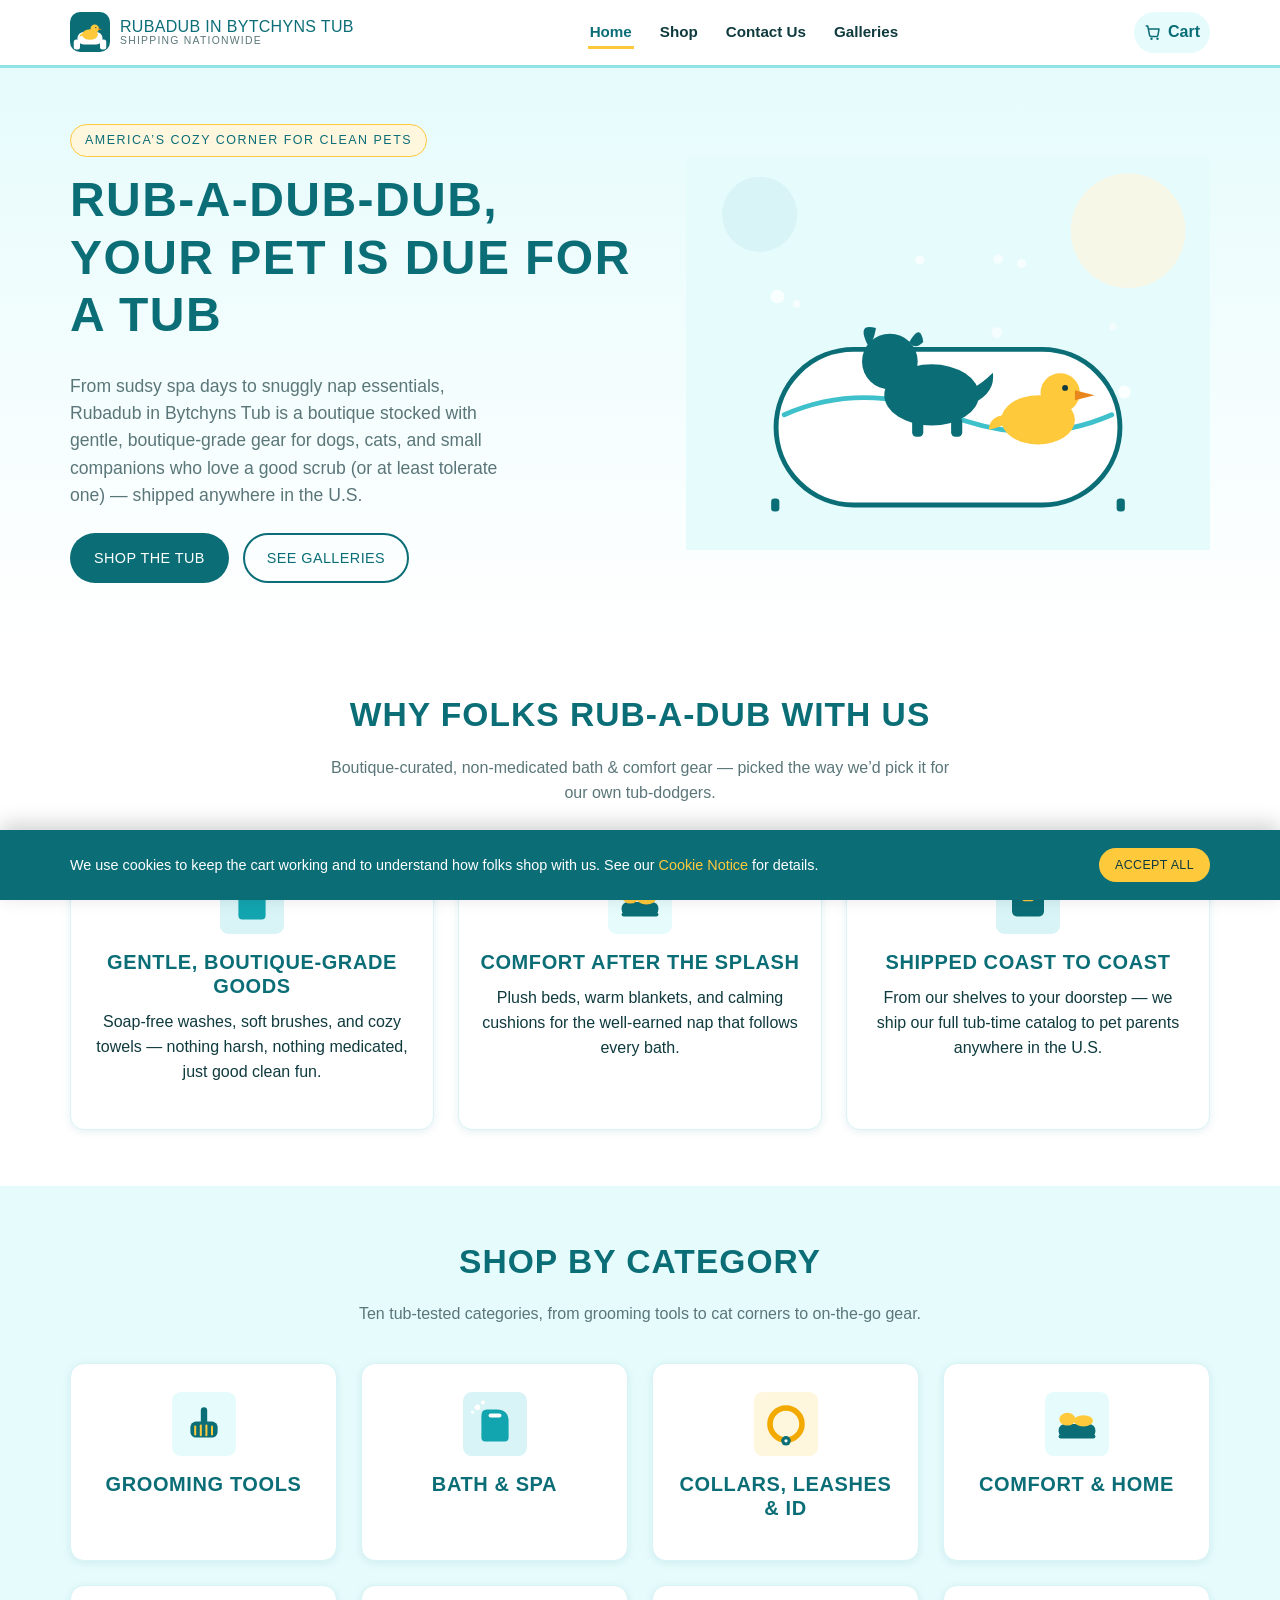
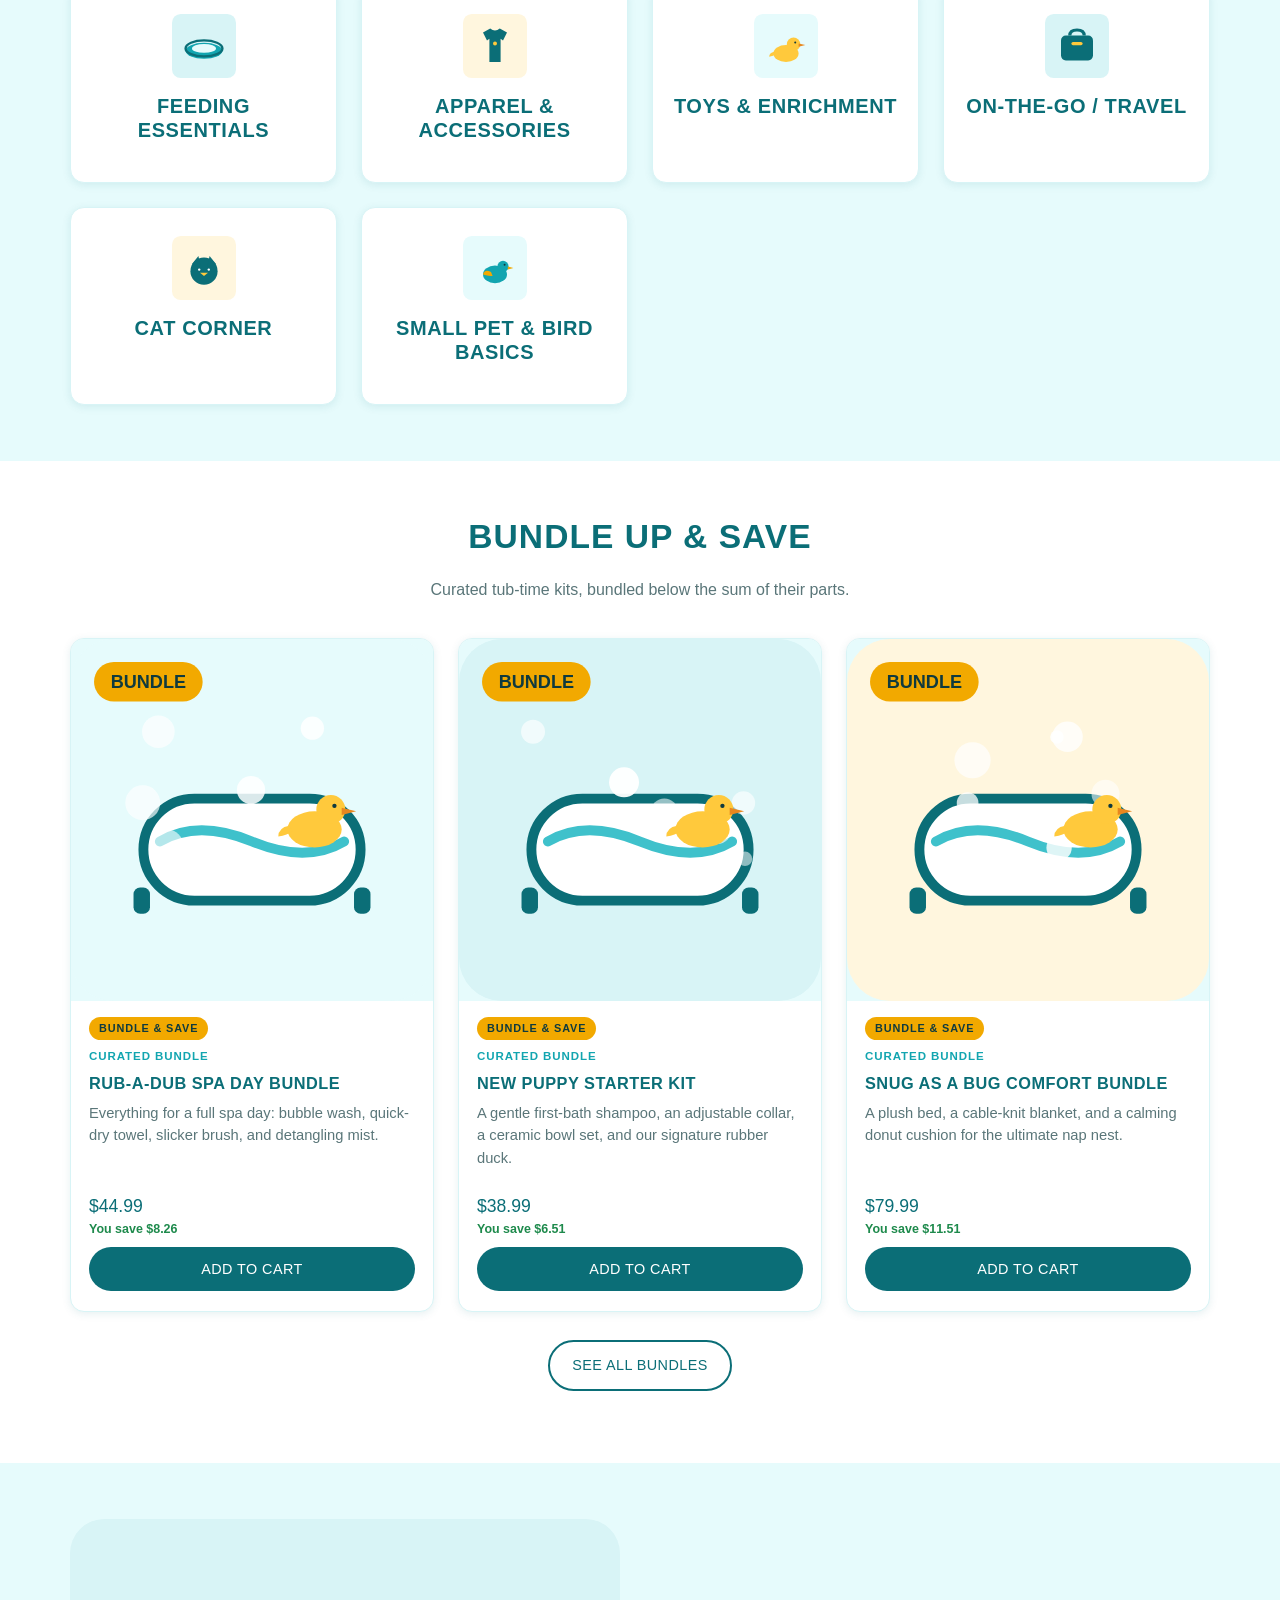
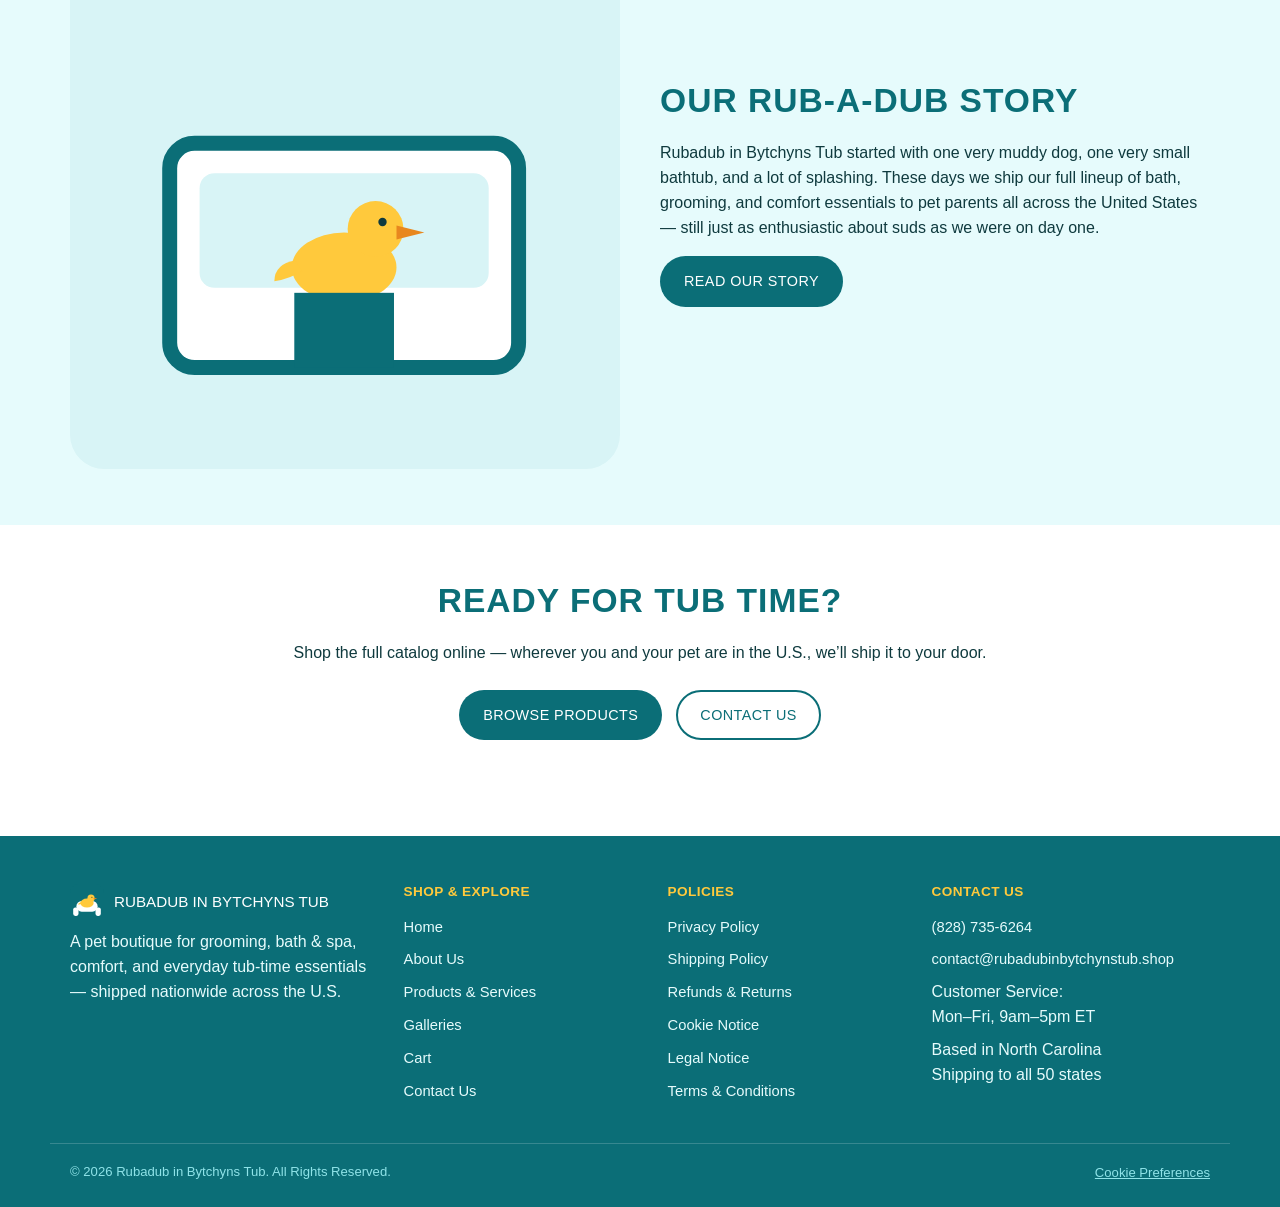
<file: index.html>
<!DOCTYPE html>
<html lang="en">
<head>
  <meta charset="UTF-8">
  <meta name="viewport" content="width=device-width, initial-scale=1.0">
  <title>Home | Rubadub in Bytchyns Tub</title>
  <meta name="description" content="Rubadub in Bytchyns Tub is a pet boutique offering grooming, bath & spa, comfort, feeding, apparel, toy, and travel essentials for dogs, cats, and small pets — shipped nationwide across the U.S.">
  <link rel="icon" href="images/brand/favicon.svg" type="image/svg+xml">
  <link rel="stylesheet" href="css/style.css">
</head>
<body>
  <a class="skip-link" href="#main-content">Skip to main content</a>
  <header class="site-header">
    <div class="nav-bar container">
      <a href="index.html" class="brand">
        <img src="images/brand/logo.svg" alt="">
        <span class="brand-text">Rubadub in Bytchyns Tub<span>Shipping Nationwide</span></span>
      </a>
      <button id="nav-toggle" class="nav-toggle" aria-expanded="false" aria-controls="nav-links" aria-label="Toggle navigation menu">&#9776;</button>
      <ul id="nav-links" class="nav-links">
      <li><a href="index.html">Home</a></li>
      <li><a href="products.html">Shop</a></li>
      <li><a href="contact.html">Contact Us</a></li>
      <li><a href="galleries.html">Galleries</a></li>
      </ul>
      <div class="nav-actions">
        <a href="cart.html" class="cart-link"><svg width="18" height="18" viewBox="0 0 24 24" aria-hidden="true">
      <path d="M3 4h2l2.4 12.2a2 2 0 0 0 2 1.8h7.2a2 2 0 0 0 2-1.6L20 8H6.2" fill="none" stroke="currentColor" stroke-width="2" stroke-linecap="round" stroke-linejoin="round"/>
      <circle cx="10" cy="21" r="1.6" fill="currentColor"/>
      <circle cx="18" cy="21" r="1.6" fill="currentColor"/>
    </svg> Cart <span class="cart-count" data-cart-count>0</span></a>
      </div>
    </div>
  </header>

  <main id="main-content">
    <section class="hero">
      <div class="container hero-grid">
        <div>
          <span class="eyebrow">America&rsquo;s Cozy Corner for Clean Pets</span>
          <h1>Rub-A-Dub-Dub, Your Pet Is Due For A Tub</h1>
          <p class="lede">From sudsy spa days to snuggly nap essentials, Rubadub in Bytchyns Tub is a boutique stocked with gentle, boutique-grade gear for dogs, cats, and small companions who love a good scrub (or at least tolerate one) &mdash; shipped anywhere in the U.S.</p>
          <div class="hero-cta">
            <a href="products.html" class="btn btn-primary">Shop The Tub</a>
            <a href="galleries.html" class="btn btn-outline">See Galleries</a>
          </div>
        </div>
        <div class="hero-art">
          <img src="images/brand/hero.svg" alt="Illustration of a happy dog splashing in a bubble bath with a rubber duck">
        </div>
      </div>
    </section>

    <section class="section">
      <div class="container">
        <div class="section-head">
          <h2>Why Folks Rub-A-Dub With Us</h2>
          <p class="lede">Boutique-curated, non-medicated bath &amp; comfort gear &mdash; picked the way we&rsquo;d pick it for our own tub-dodgers.</p>
        </div>
        <div class="grid grid-3">
          <div class="card value-card">
            <img src="images/icons/bath-spa.svg" alt="">
            <h3>Gentle, Boutique-Grade Goods</h3>
            <p>Soap-free washes, soft brushes, and cozy towels &mdash; nothing harsh, nothing medicated, just good clean fun.</p>
          </div>
          <div class="card value-card">
            <img src="images/icons/comfort-home.svg" alt="">
            <h3>Comfort After The Splash</h3>
            <p>Plush beds, warm blankets, and calming cushions for the well-earned nap that follows every bath.</p>
          </div>
          <div class="card value-card">
            <img src="images/icons/on-the-go-travel.svg" alt="">
            <h3>Shipped Coast To Coast</h3>
            <p>From our shelves to your doorstep &mdash; we ship our full tub-time catalog to pet parents anywhere in the U.S.</p>
          </div>
        </div>
      </div>
    </section>

    <section class="section section-alt">
      <div class="container">
        <div class="section-head">
          <h2>Shop By Category</h2>
          <p class="lede">Ten tub-tested categories, from grooming tools to cat corners to on-the-go gear.</p>
        </div>
        <div class="grid grid-4">
        <a class="card value-card" href="products.html?category=grooming-tools">
          <img src="images/icons/grooming-tools.svg" alt="">
          <h3>Grooming Tools</h3>
        </a>
        <a class="card value-card" href="products.html?category=bath-spa">
          <img src="images/icons/bath-spa.svg" alt="">
          <h3>Bath & Spa</h3>
        </a>
        <a class="card value-card" href="products.html?category=collars-leashes-id">
          <img src="images/icons/collars-leashes-id.svg" alt="">
          <h3>Collars, Leashes & ID</h3>
        </a>
        <a class="card value-card" href="products.html?category=comfort-home">
          <img src="images/icons/comfort-home.svg" alt="">
          <h3>Comfort & Home</h3>
        </a>
        <a class="card value-card" href="products.html?category=feeding-essentials">
          <img src="images/icons/feeding-essentials.svg" alt="">
          <h3>Feeding Essentials</h3>
        </a>
        <a class="card value-card" href="products.html?category=apparel-accessories">
          <img src="images/icons/apparel-accessories.svg" alt="">
          <h3>Apparel & Accessories</h3>
        </a>
        <a class="card value-card" href="products.html?category=toys-enrichment">
          <img src="images/icons/toys-enrichment.svg" alt="">
          <h3>Toys & Enrichment</h3>
        </a>
        <a class="card value-card" href="products.html?category=on-the-go-travel">
          <img src="images/icons/on-the-go-travel.svg" alt="">
          <h3>On-The-Go / Travel</h3>
        </a>
        <a class="card value-card" href="products.html?category=cat-corner">
          <img src="images/icons/cat-corner.svg" alt="">
          <h3>Cat Corner</h3>
        </a>
        <a class="card value-card" href="products.html?category=small-pet-bird">
          <img src="images/icons/small-pet-bird.svg" alt="">
          <h3>Small Pet & Bird Basics</h3>
        </a>
        </div>
      </div>
    </section>

    <section class="section">
      <div class="container">
        <div class="section-head">
          <h2>Bundle Up &amp; Save</h2>
          <p class="lede">Curated tub-time kits, bundled below the sum of their parts.</p>
        </div>
        <div id="home-bundles-grid" class="grid grid-3"></div>
        <p class="center-text" style="margin-top: 28px;"><a href="products.html?category=bundles" class="btn btn-outline">See All Bundles</a></p>
      </div>
    </section>

    <section class="section section-alt">
      <div class="container two-col">
        <img src="images/gallery/gal-11.svg" alt="Our home base, packed and ready to ship">
        <div>
          <h2>Our Rub-A-Dub Story</h2>
          <p>Rubadub in Bytchyns Tub started with one very muddy dog, one very small bathtub, and a lot of splashing. These days we ship our full lineup of bath, grooming, and comfort essentials to pet parents all across the United States &mdash; still just as enthusiastic about suds as we were on day one.</p>
          <a href="about.html" class="btn btn-primary">Read Our Story</a>
        </div>
      </div>
    </section>

    <section class="section">
      <div class="container center-text">
        <h2>Ready For Tub Time?</h2>
        <p class="lede" style="margin: 0 auto 20px;">Shop the full catalog online &mdash; wherever you and your pet are in the U.S., we&rsquo;ll ship it to your door.</p>
        <div class="hero-cta" style="justify-content: center;">
          <a href="products.html" class="btn btn-primary">Browse Products</a>
          <a href="contact.html" class="btn btn-outline">Contact Us</a>
        </div>
      </div>
    </section>

    <div id="toast" class="toast" role="status" aria-live="polite"></div>

  </main>
  <footer class="site-footer">
    <div class="container footer-grid">
      <div>
        <div class="footer-brand"><img src="images/brand/logo.svg" alt=""><span>Rubadub in Bytchyns Tub</span></div>
        <p>A pet boutique for grooming, bath &amp; spa, comfort, and everyday tub-time essentials &mdash; shipped nationwide across the U.S.</p>
      </div>
      <div>
        <h4>Shop &amp; Explore</h4>
        <ul>
          <li><a href="index.html">Home</a></li>
          <li><a href="about.html">About Us</a></li>
          <li><a href="products.html">Products &amp; Services</a></li>
          <li><a href="galleries.html">Galleries</a></li>
          <li><a href="cart.html">Cart</a></li>
          <li><a href="contact.html">Contact Us</a></li>
        </ul>
      </div>
      <div>
        <h4>Policies</h4>
        <ul>
          <li><a href="privacy.html">Privacy Policy</a></li>
          <li><a href="shipping.html">Shipping Policy</a></li>
          <li><a href="refunds.html">Refunds &amp; Returns</a></li>
          <li><a href="cookies.html">Cookie Notice</a></li>
          <li><a href="legal.html">Legal Notice</a></li>
          <li><a href="terms.html">Terms &amp; Conditions</a></li>
        </ul>
      </div>
      <div>
        <h4>Contact Us</h4>
        <ul>
          <li><a href="tel:+18287356264">(828) 735-6264</a></li>
          <li><a href="mailto:contact@rubadubinbytchynstub.shop">contact@rubadubinbytchynstub.shop</a></li>
          <li>Customer Service:<br>Mon&ndash;Fri, 9am&ndash;5pm ET</li>
          <li>Based in North Carolina<br>Shipping to all 50 states</li>
        </ul>
      </div>
    </div>
    <div class="container footer-bottom">
      <span>&copy; <span data-year>2026</span> Rubadub in Bytchyns Tub. All Rights Reserved.</span>
      <button type="button" data-open-cookie-prefs>Cookie Preferences</button>
    </div>
  </footer>

  <div id="cookie-banner" class="cookie-banner">
    <div class="cookie-banner-inner container">
      <p>We use cookies to keep the cart working and to understand how folks shop with us. See our <a href="cookies.html">Cookie Notice</a> for details.</p>
      <div class="cookie-actions">
        <button id="cookie-reject" class="btn btn-outline btn-sm" type="button">Reject Non-Essential</button>
        <button id="cookie-accept-all" class="btn btn-accent btn-sm" type="button">Accept All</button>
      </div>
    </div>
  </div>
  <button id="cookie-prefs-btn" class="cookie-prefs-btn" type="button" aria-label="Open cookie preferences">&#127850; Cookie Preferences</button>

  <div id="cookie-modal" class="modal-overlay">
    <div class="modal-box">
      <h3>Cookie Preferences</h3>
      <p class="text-muted">Choose which optional cookies we can use. Essential cookies (for cart &amp; checkout) are always on.</p>
      <div class="pref-row">
        <div><strong>Essential</strong><span>Required for cart &amp; checkout to work.</span></div>
        <label class="toggle"><input type="checkbox" checked disabled><span class="track"></span></label>
      </div>
      <div class="pref-row">
        <div><strong>Analytics</strong><span>Helps us understand which pages are useful.</span></div>
        <label class="toggle"><input type="checkbox" id="pref-analytics"><span class="track"></span></label>
      </div>
      <div class="pref-row">
        <div><strong>Marketing</strong><span>Used for future promotions and offers.</span></div>
        <label class="toggle"><input type="checkbox" id="pref-marketing"><span class="track"></span></label>
      </div>
      <div class="modal-actions">
        <button id="cookie-modal-close" class="btn btn-ghost btn-sm" type="button">Close</button>
        <button id="cookie-save-prefs" class="btn btn-outline btn-sm" type="button">Save Preferences</button>
        <button id="cookie-modal-accept-all" class="btn btn-accent btn-sm" type="button">Accept All</button>
      </div>
    </div>
  </div>

  <script src="js/products.js"></script>
  <script src="js/cart.js"></script>
  <script src="js/orders.js"></script>
  <script src="js/main.js"></script>
  <script src="js/products-page.js"></script>
  <script>
    document.addEventListener("DOMContentLoaded", () => {
      const grid = document.getElementById("home-bundles-grid");
      if (!grid) return;
      grid.innerHTML = BUNDLES.slice(0, 3).map(productCardHTML).join("");
      grid.querySelectorAll("[data-add-to-cart]").forEach((btn) => {
        btn.addEventListener("click", () => {
          const item = getProductById(btn.dataset.addToCart);
          addToCart(item.id, 1);
          showToast(`Added "${item.name}" to your cart.`);
        });
      });
    });
  </script>

</body>
</html>
</file>
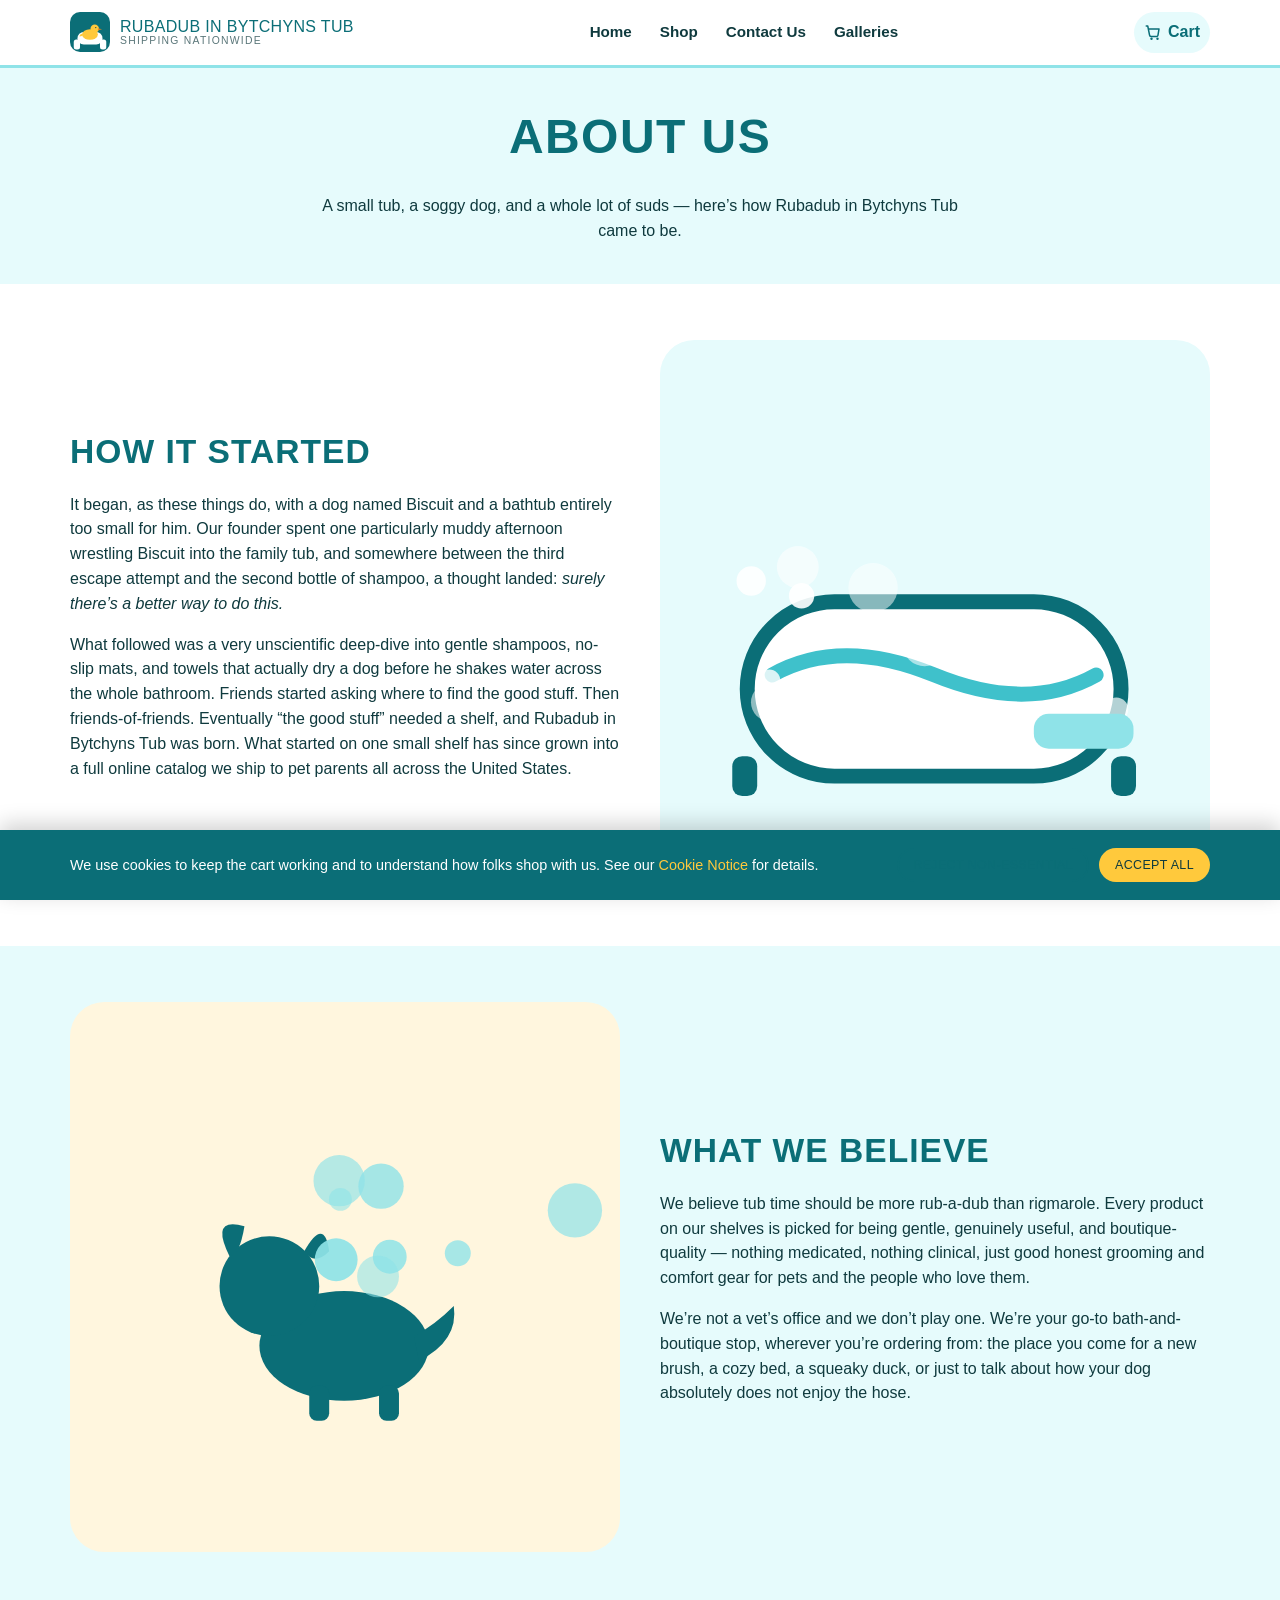
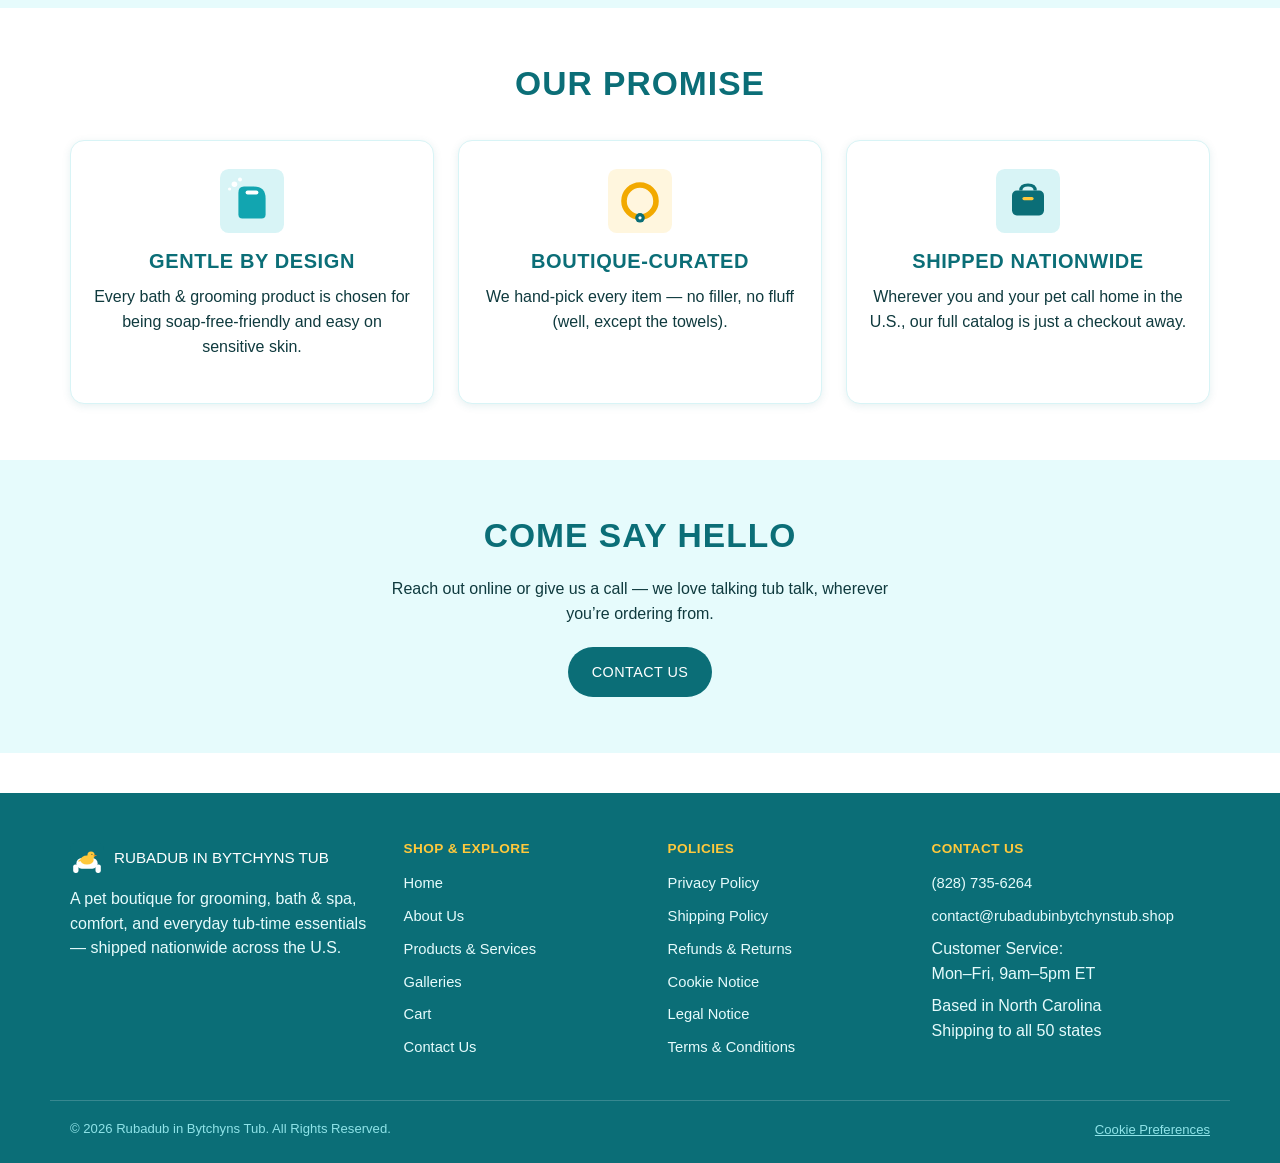
<file: about.html>
<!DOCTYPE html>
<html lang="en">
<head>
  <meta charset="UTF-8">
  <meta name="viewport" content="width=device-width, initial-scale=1.0">
  <title>About Us | Rubadub in Bytchyns Tub</title>
  <meta name="description" content="Learn the founding story behind Rubadub in Bytchyns Tub, a pet boutique shipping bath, grooming, and comfort essentials nationwide.">
  <link rel="icon" href="images/brand/favicon.svg" type="image/svg+xml">
  <link rel="stylesheet" href="css/style.css">
</head>
<body>
  <a class="skip-link" href="#main-content">Skip to main content</a>
  <header class="site-header">
    <div class="nav-bar container">
      <a href="index.html" class="brand">
        <img src="images/brand/logo.svg" alt="">
        <span class="brand-text">Rubadub in Bytchyns Tub<span>Shipping Nationwide</span></span>
      </a>
      <button id="nav-toggle" class="nav-toggle" aria-expanded="false" aria-controls="nav-links" aria-label="Toggle navigation menu">&#9776;</button>
      <ul id="nav-links" class="nav-links">
      <li><a href="index.html">Home</a></li>
      <li><a href="products.html">Shop</a></li>
      <li><a href="contact.html">Contact Us</a></li>
      <li><a href="galleries.html">Galleries</a></li>
      </ul>
      <div class="nav-actions">
        <a href="cart.html" class="cart-link"><svg width="18" height="18" viewBox="0 0 24 24" aria-hidden="true">
      <path d="M3 4h2l2.4 12.2a2 2 0 0 0 2 1.8h7.2a2 2 0 0 0 2-1.6L20 8H6.2" fill="none" stroke="currentColor" stroke-width="2" stroke-linecap="round" stroke-linejoin="round"/>
      <circle cx="10" cy="21" r="1.6" fill="currentColor"/>
      <circle cx="18" cy="21" r="1.6" fill="currentColor"/>
    </svg> Cart <span class="cart-count" data-cart-count>0</span></a>
      </div>
    </div>
  </header>

  <main id="main-content">
    <div class="page-header">
      <div class="container">
        <h1>About Us</h1>
        <p class="lede" style="max-width: 640px; margin: 0 auto;">A small tub, a soggy dog, and a whole lot of suds &mdash; here&rsquo;s how Rubadub in Bytchyns Tub came to be.</p>
      </div>
    </div>

    <section class="section">
      <div class="container two-col">
        <div>
          <h2>How It Started</h2>
          <p>It began, as these things do, with a dog named Biscuit and a bathtub entirely too small for him. Our founder spent one particularly muddy afternoon wrestling Biscuit into the family tub, and somewhere between the third escape attempt and the second bottle of shampoo, a thought landed: <em>surely there&rsquo;s a better way to do this.</em></p>
          <p>What followed was a very unscientific deep-dive into gentle shampoos, no-slip mats, and towels that actually dry a dog before he shakes water across the whole bathroom. Friends started asking where to find the good stuff. Then friends-of-friends. Eventually &ldquo;the good stuff&rdquo; needed a shelf, and Rubadub in Bytchyns Tub was born. What started on one small shelf has since grown into a full online catalog we ship to pet parents all across the United States.</p>
        </div>
        <img src="images/gallery/gal-10.svg" alt="Bubble bath in progress with towels ready">
      </div>
    </section>

    <section class="section section-alt">
      <div class="container two-col">
        <img src="images/gallery/gal-12.svg" alt="Dog shaking off after a bath">
        <div>
          <h2>What We Believe</h2>
          <p>We believe tub time should be more rub-a-dub than rigmarole. Every product on our shelves is picked for being gentle, genuinely useful, and boutique-quality &mdash; nothing medicated, nothing clinical, just good honest grooming and comfort gear for pets and the people who love them.</p>
          <p>We&rsquo;re not a vet&rsquo;s office and we don&rsquo;t play one. We&rsquo;re your go-to bath-and-boutique stop, wherever you&rsquo;re ordering from: the place you come for a new brush, a cozy bed, a squeaky duck, or just to talk about how your dog absolutely does not enjoy the hose.</p>
        </div>
      </div>
    </section>

    <section class="section">
      <div class="container">
        <div class="section-head">
          <h2>Our Promise</h2>
        </div>
        <div class="grid grid-3">
          <div class="card value-card">
            <img src="images/icons/bath-spa.svg" alt="">
            <h3>Gentle By Design</h3>
            <p>Every bath &amp; grooming product is chosen for being soap-free-friendly and easy on sensitive skin.</p>
          </div>
          <div class="card value-card">
            <img src="images/icons/collars-leashes-id.svg" alt="">
            <h3>Boutique-Curated</h3>
            <p>We hand-pick every item &mdash; no filler, no fluff (well, except the towels).</p>
          </div>
          <div class="card value-card">
            <img src="images/icons/on-the-go-travel.svg" alt="">
            <h3>Shipped Nationwide</h3>
            <p>Wherever you and your pet call home in the U.S., our full catalog is just a checkout away.</p>
          </div>
        </div>
      </div>
    </section>

    <section class="section section-alt center-text">
      <div class="container">
        <h2>Come Say Hello</h2>
        <p class="lede" style="max-width: 520px; margin: 0 auto 20px;">Reach out online or give us a call &mdash; we love talking tub talk, wherever you&rsquo;re ordering from.</p>
        <a href="contact.html" class="btn btn-primary">Contact Us</a>
      </div>
    </section>

  </main>
  <footer class="site-footer">
    <div class="container footer-grid">
      <div>
        <div class="footer-brand"><img src="images/brand/logo.svg" alt=""><span>Rubadub in Bytchyns Tub</span></div>
        <p>A pet boutique for grooming, bath &amp; spa, comfort, and everyday tub-time essentials &mdash; shipped nationwide across the U.S.</p>
      </div>
      <div>
        <h4>Shop &amp; Explore</h4>
        <ul>
          <li><a href="index.html">Home</a></li>
          <li><a href="about.html">About Us</a></li>
          <li><a href="products.html">Products &amp; Services</a></li>
          <li><a href="galleries.html">Galleries</a></li>
          <li><a href="cart.html">Cart</a></li>
          <li><a href="contact.html">Contact Us</a></li>
        </ul>
      </div>
      <div>
        <h4>Policies</h4>
        <ul>
          <li><a href="privacy.html">Privacy Policy</a></li>
          <li><a href="shipping.html">Shipping Policy</a></li>
          <li><a href="refunds.html">Refunds &amp; Returns</a></li>
          <li><a href="cookies.html">Cookie Notice</a></li>
          <li><a href="legal.html">Legal Notice</a></li>
          <li><a href="terms.html">Terms &amp; Conditions</a></li>
        </ul>
      </div>
      <div>
        <h4>Contact Us</h4>
        <ul>
          <li><a href="tel:+18287356264">(828) 735-6264</a></li>
          <li><a href="mailto:contact@rubadubinbytchynstub.shop">contact@rubadubinbytchynstub.shop</a></li>
          <li>Customer Service:<br>Mon&ndash;Fri, 9am&ndash;5pm ET</li>
          <li>Based in North Carolina<br>Shipping to all 50 states</li>
        </ul>
      </div>
    </div>
    <div class="container footer-bottom">
      <span>&copy; <span data-year>2026</span> Rubadub in Bytchyns Tub. All Rights Reserved.</span>
      <button type="button" data-open-cookie-prefs>Cookie Preferences</button>
    </div>
  </footer>

  <div id="cookie-banner" class="cookie-banner">
    <div class="cookie-banner-inner container">
      <p>We use cookies to keep the cart working and to understand how folks shop with us. See our <a href="cookies.html">Cookie Notice</a> for details.</p>
      <div class="cookie-actions">
        <button id="cookie-reject" class="btn btn-outline btn-sm" type="button">Reject Non-Essential</button>
        <button id="cookie-accept-all" class="btn btn-accent btn-sm" type="button">Accept All</button>
      </div>
    </div>
  </div>
  <button id="cookie-prefs-btn" class="cookie-prefs-btn" type="button" aria-label="Open cookie preferences">&#127850; Cookie Preferences</button>

  <div id="cookie-modal" class="modal-overlay">
    <div class="modal-box">
      <h3>Cookie Preferences</h3>
      <p class="text-muted">Choose which optional cookies we can use. Essential cookies (for cart &amp; checkout) are always on.</p>
      <div class="pref-row">
        <div><strong>Essential</strong><span>Required for cart &amp; checkout to work.</span></div>
        <label class="toggle"><input type="checkbox" checked disabled><span class="track"></span></label>
      </div>
      <div class="pref-row">
        <div><strong>Analytics</strong><span>Helps us understand which pages are useful.</span></div>
        <label class="toggle"><input type="checkbox" id="pref-analytics"><span class="track"></span></label>
      </div>
      <div class="pref-row">
        <div><strong>Marketing</strong><span>Used for future promotions and offers.</span></div>
        <label class="toggle"><input type="checkbox" id="pref-marketing"><span class="track"></span></label>
      </div>
      <div class="modal-actions">
        <button id="cookie-modal-close" class="btn btn-ghost btn-sm" type="button">Close</button>
        <button id="cookie-save-prefs" class="btn btn-outline btn-sm" type="button">Save Preferences</button>
        <button id="cookie-modal-accept-all" class="btn btn-accent btn-sm" type="button">Accept All</button>
      </div>
    </div>
  </div>

  <script src="js/products.js"></script>
  <script src="js/cart.js"></script>
  <script src="js/orders.js"></script>
  <script src="js/main.js"></script>

</body>
</html>
</file>
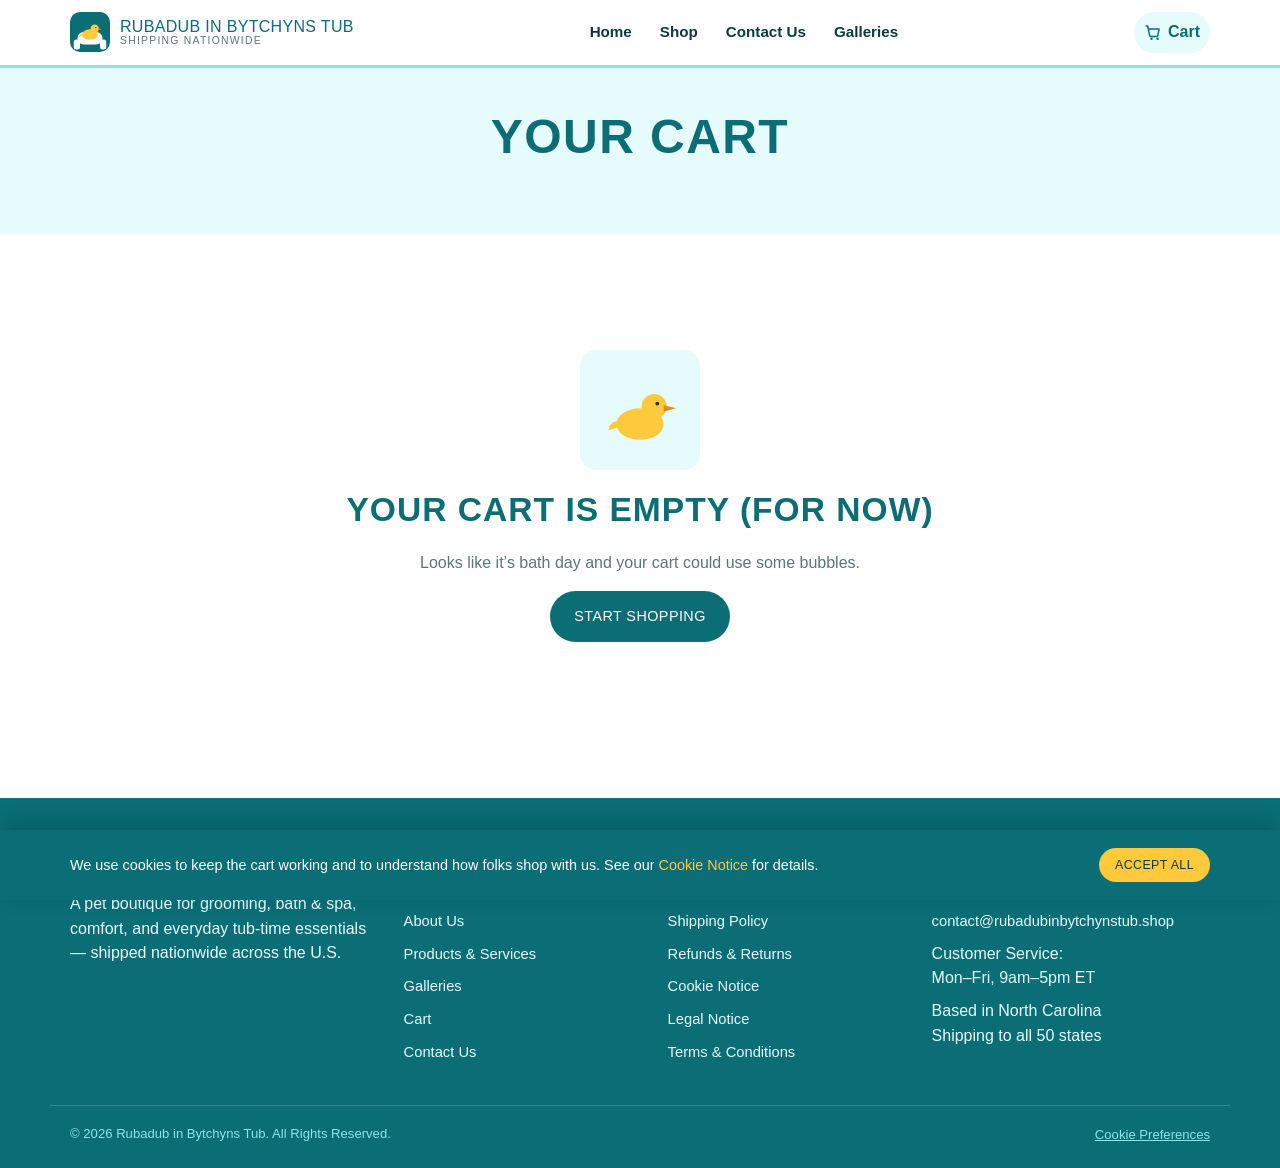
<file: cart.html>
<!DOCTYPE html>
<html lang="en">
<head>
  <meta charset="UTF-8">
  <meta name="viewport" content="width=device-width, initial-scale=1.0">
  <title>Your Cart | Rubadub in Bytchyns Tub</title>
  <meta name="description" content="Review your cart at Rubadub in Bytchyns Tub before checking out.">
  <link rel="icon" href="images/brand/favicon.svg" type="image/svg+xml">
  <link rel="stylesheet" href="css/style.css">
</head>
<body>
  <a class="skip-link" href="#main-content">Skip to main content</a>
  <header class="site-header">
    <div class="nav-bar container">
      <a href="index.html" class="brand">
        <img src="images/brand/logo.svg" alt="">
        <span class="brand-text">Rubadub in Bytchyns Tub<span>Shipping Nationwide</span></span>
      </a>
      <button id="nav-toggle" class="nav-toggle" aria-expanded="false" aria-controls="nav-links" aria-label="Toggle navigation menu">&#9776;</button>
      <ul id="nav-links" class="nav-links">
      <li><a href="index.html">Home</a></li>
      <li><a href="products.html">Shop</a></li>
      <li><a href="contact.html">Contact Us</a></li>
      <li><a href="galleries.html">Galleries</a></li>
      </ul>
      <div class="nav-actions">
        <a href="cart.html" class="cart-link"><svg width="18" height="18" viewBox="0 0 24 24" aria-hidden="true">
      <path d="M3 4h2l2.4 12.2a2 2 0 0 0 2 1.8h7.2a2 2 0 0 0 2-1.6L20 8H6.2" fill="none" stroke="currentColor" stroke-width="2" stroke-linecap="round" stroke-linejoin="round"/>
      <circle cx="10" cy="21" r="1.6" fill="currentColor"/>
      <circle cx="18" cy="21" r="1.6" fill="currentColor"/>
    </svg> Cart <span class="cart-count" data-cart-count>0</span></a>
      </div>
    </div>
  </header>

  <main id="main-content">
    <div class="page-header">
      <div class="container">
        <h1>Your Cart</h1>
      </div>
    </div>

    <section class="section">
      <div class="container">
        <div id="cart-empty-state" class="empty-state" style="display:none;">
          <img src="images/icons/toys-enrichment.svg" alt="">
          <h2>Your Cart Is Empty (For Now)</h2>
          <p>Looks like it&rsquo;s bath day and your cart could use some bubbles.</p>
          <a href="products.html" class="btn btn-primary">Start Shopping</a>
        </div>

        <div class="two-col" style="align-items: start;">
          <div id="cart-table-wrap">
            <table class="cart-table">
              <thead>
                <tr>
                  <th>Item</th>
                  <th>Qty</th>
                  <th>Total</th>
                  <th></th>
                </tr>
              </thead>
              <tbody id="cart-table-body"></tbody>
            </table>
            <p style="margin-top: 20px;"><a href="products.html">&larr; Continue Shopping</a></p>
          </div>

          <div id="cart-summary" class="summary-box">
            <h3 class="mt-0">Order Summary</h3>
            <div class="summary-row"><span>Subtotal</span><span id="cart-subtotal">$0.00</span></div>
            <div class="summary-row"><span>Shipping</span><span id="cart-shipping">$0.00</span></div>
            <p class="form-note" id="cart-shipping-note"></p>
            <div class="summary-row"><span>Estimated Tax</span><span id="cart-tax">$0.00</span></div>
            <div class="summary-row total"><span>Total</span><span id="cart-total">$0.00</span></div>
            <a href="checkout.html" class="btn btn-primary btn-block" style="margin-top: 16px;">Proceed to Checkout</a>
          </div>
        </div>
      </div>
    </section>

  </main>
  <footer class="site-footer">
    <div class="container footer-grid">
      <div>
        <div class="footer-brand"><img src="images/brand/logo.svg" alt=""><span>Rubadub in Bytchyns Tub</span></div>
        <p>A pet boutique for grooming, bath &amp; spa, comfort, and everyday tub-time essentials &mdash; shipped nationwide across the U.S.</p>
      </div>
      <div>
        <h4>Shop &amp; Explore</h4>
        <ul>
          <li><a href="index.html">Home</a></li>
          <li><a href="about.html">About Us</a></li>
          <li><a href="products.html">Products &amp; Services</a></li>
          <li><a href="galleries.html">Galleries</a></li>
          <li><a href="cart.html">Cart</a></li>
          <li><a href="contact.html">Contact Us</a></li>
        </ul>
      </div>
      <div>
        <h4>Policies</h4>
        <ul>
          <li><a href="privacy.html">Privacy Policy</a></li>
          <li><a href="shipping.html">Shipping Policy</a></li>
          <li><a href="refunds.html">Refunds &amp; Returns</a></li>
          <li><a href="cookies.html">Cookie Notice</a></li>
          <li><a href="legal.html">Legal Notice</a></li>
          <li><a href="terms.html">Terms &amp; Conditions</a></li>
        </ul>
      </div>
      <div>
        <h4>Contact Us</h4>
        <ul>
          <li><a href="tel:+18287356264">(828) 735-6264</a></li>
          <li><a href="mailto:contact@rubadubinbytchynstub.shop">contact@rubadubinbytchynstub.shop</a></li>
          <li>Customer Service:<br>Mon&ndash;Fri, 9am&ndash;5pm ET</li>
          <li>Based in North Carolina<br>Shipping to all 50 states</li>
        </ul>
      </div>
    </div>
    <div class="container footer-bottom">
      <span>&copy; <span data-year>2026</span> Rubadub in Bytchyns Tub. All Rights Reserved.</span>
      <button type="button" data-open-cookie-prefs>Cookie Preferences</button>
    </div>
  </footer>

  <div id="cookie-banner" class="cookie-banner">
    <div class="cookie-banner-inner container">
      <p>We use cookies to keep the cart working and to understand how folks shop with us. See our <a href="cookies.html">Cookie Notice</a> for details.</p>
      <div class="cookie-actions">
        <button id="cookie-reject" class="btn btn-outline btn-sm" type="button">Reject Non-Essential</button>
        <button id="cookie-accept-all" class="btn btn-accent btn-sm" type="button">Accept All</button>
      </div>
    </div>
  </div>
  <button id="cookie-prefs-btn" class="cookie-prefs-btn" type="button" aria-label="Open cookie preferences">&#127850; Cookie Preferences</button>

  <div id="cookie-modal" class="modal-overlay">
    <div class="modal-box">
      <h3>Cookie Preferences</h3>
      <p class="text-muted">Choose which optional cookies we can use. Essential cookies (for cart &amp; checkout) are always on.</p>
      <div class="pref-row">
        <div><strong>Essential</strong><span>Required for cart &amp; checkout to work.</span></div>
        <label class="toggle"><input type="checkbox" checked disabled><span class="track"></span></label>
      </div>
      <div class="pref-row">
        <div><strong>Analytics</strong><span>Helps us understand which pages are useful.</span></div>
        <label class="toggle"><input type="checkbox" id="pref-analytics"><span class="track"></span></label>
      </div>
      <div class="pref-row">
        <div><strong>Marketing</strong><span>Used for future promotions and offers.</span></div>
        <label class="toggle"><input type="checkbox" id="pref-marketing"><span class="track"></span></label>
      </div>
      <div class="modal-actions">
        <button id="cookie-modal-close" class="btn btn-ghost btn-sm" type="button">Close</button>
        <button id="cookie-save-prefs" class="btn btn-outline btn-sm" type="button">Save Preferences</button>
        <button id="cookie-modal-accept-all" class="btn btn-accent btn-sm" type="button">Accept All</button>
      </div>
    </div>
  </div>

  <script src="js/products.js"></script>
  <script src="js/cart.js"></script>
  <script src="js/orders.js"></script>
  <script src="js/main.js"></script>
  <script src="js/cart-page.js"></script>
</body>
</html>
</file>
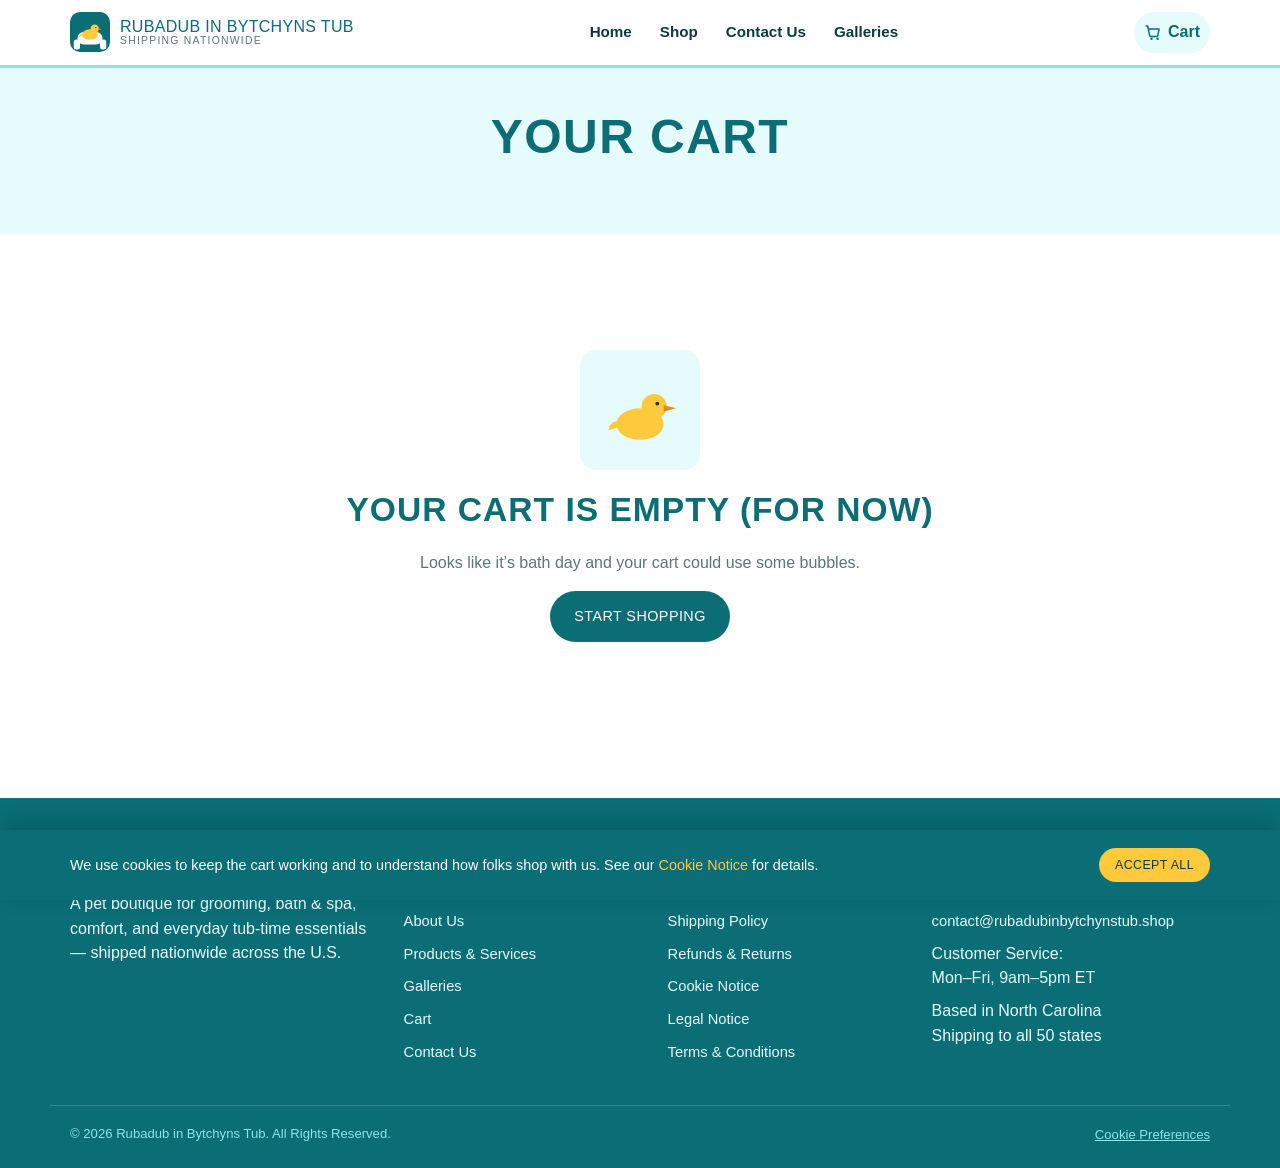
<file: checkout.html>
<!DOCTYPE html>
<html lang="en">
<head>
  <meta charset="UTF-8">
  <meta name="viewport" content="width=device-width, initial-scale=1.0">
  <title>Checkout | Rubadub in Bytchyns Tub</title>
  <meta name="description" content="Secure checkout at Rubadub in Bytchyns Tub — pay by card or reserve for local pickup at our North Carolina location.">
  <link rel="icon" href="images/brand/favicon.svg" type="image/svg+xml">
  <link rel="stylesheet" href="css/style.css">
</head>
<body>
  <a class="skip-link" href="#main-content">Skip to main content</a>
  <header class="site-header">
    <div class="nav-bar container">
      <a href="index.html" class="brand">
        <img src="images/brand/logo.svg" alt="">
        <span class="brand-text">Rubadub in Bytchyns Tub<span>Shipping Nationwide</span></span>
      </a>
      <button id="nav-toggle" class="nav-toggle" aria-expanded="false" aria-controls="nav-links" aria-label="Toggle navigation menu">&#9776;</button>
      <ul id="nav-links" class="nav-links">
      <li><a href="index.html">Home</a></li>
      <li><a href="products.html">Shop</a></li>
      <li><a href="contact.html">Contact Us</a></li>
      <li><a href="galleries.html">Galleries</a></li>
      </ul>
      <div class="nav-actions">
        <a href="cart.html" class="cart-link"><svg width="18" height="18" viewBox="0 0 24 24" aria-hidden="true">
      <path d="M3 4h2l2.4 12.2a2 2 0 0 0 2 1.8h7.2a2 2 0 0 0 2-1.6L20 8H6.2" fill="none" stroke="currentColor" stroke-width="2" stroke-linecap="round" stroke-linejoin="round"/>
      <circle cx="10" cy="21" r="1.6" fill="currentColor"/>
      <circle cx="18" cy="21" r="1.6" fill="currentColor"/>
    </svg> Cart <span class="cart-count" data-cart-count>0</span></a>
      </div>
    </div>
  </header>

  <main id="main-content">
    <div class="page-header">
      <div class="container">
        <h1>Checkout</h1>
      </div>
    </div>

    <section class="section">
      <div class="container two-col" style="align-items: start;">
        <form id="checkout-form" novalidate>
          <fieldset>
            <legend>Contact &amp; Shipping</legend>
            <div class="form-grid">
              <div class="form-field full">
                <label for="fullName">Full Name</label>
                <input type="text" id="fullName" name="fullName" required>
                <span class="field-error"></span>
              </div>
              <div class="form-field">
                <label for="email">Email Address</label>
                <input type="email" id="email" name="email" required>
                <span class="field-error"></span>
              </div>
              <div class="form-field">
                <label for="phone">Phone Number</label>
                <input type="tel" id="phone" name="phone" required>
                <span class="field-error"></span>
              </div>
              <div class="form-field full">
                <label for="address1">Address</label>
                <input type="text" id="address1" name="address1" required>
                <span class="field-error"></span>
              </div>
              <div class="form-field full">
                <label for="address2">Apt / Suite (optional)</label>
                <input type="text" id="address2" name="address2">
              </div>
              <div class="form-field">
                <label for="city">City</label>
                <input type="text" id="city" name="city" required>
                <span class="field-error"></span>
              </div>
              <div class="form-field">
                <label for="state">State</label>
                <select id="state" name="state" required></select>
                <span class="field-error"></span>
              </div>
              <div class="form-field">
                <label for="zip">ZIP Code</label>
                <input type="text" id="zip" name="zip" inputmode="numeric" required>
                <span class="field-error"></span>
              </div>
            </div>
          </fieldset>

          <fieldset>
            <legend>Payment Method</legend>
            <div class="radio-row">
              <label class="radio-option">
                <input type="radio" name="paymentMethod" value="card" checked>
                Credit / Debit Card
              </label>
              <label class="radio-option">
                <input type="radio" name="paymentMethod" value="pickup">
                Pay In-Store / Local Pickup
              </label>
            </div>

            <div id="card-fields">
              <div class="form-grid">
                <div class="form-field full">
                  <label for="cardName">Name on Card</label>
                  <input type="text" id="cardName" name="cardName">
                  <span class="field-error"></span>
                </div>
                <div class="form-field full">
                  <label for="cardNumber">Card Number</label>
                  <input type="text" id="cardNumber" name="cardNumber" inputmode="numeric" placeholder="1234 5678 9012 3456">
                  <span class="field-error"></span>
                </div>
                <div class="form-field">
                  <label for="cardExpiry">Expiry (MM/YY)</label>
                  <input type="text" id="cardExpiry" name="cardExpiry" placeholder="MM/YY">
                  <span class="field-error"></span>
                </div>
                <div class="form-field">
                  <label for="cardCVC">Security Code</label>
                  <input type="text" id="cardCVC" name="cardCVC" inputmode="numeric" placeholder="CVC">
                  <span class="field-error"></span>
                </div>
              </div>
              <p class="form-note">Card details are validated in your browser only (format + Luhn check) for this demo storefront &mdash; no real charge is processed. See our <a href="terms.html">Terms &amp; Conditions</a>.</p>
            </div>
            <p id="pickup-note" class="form-note" style="display:none;">Your order will be reserved and paid for when you pick it up at our North Carolina location.</p>
          </fieldset>

          <button id="submit-order-btn" type="submit" class="btn btn-primary btn-block">
            <span id="pay-btn-label">Place Order &amp; Pay</span>
          </button>
        </form>

        <div class="summary-box">
          <h3 class="mt-0">Order Summary</h3>
          <div id="checkout-summary-items"></div>
          <div class="summary-row" style="border-top: 2px solid var(--aqua-pale-2); padding-top: 12px; margin-top: 12px;"><span>Subtotal</span><span id="checkout-subtotal">$0.00</span></div>
          <div class="summary-row"><span>Shipping</span><span id="checkout-shipping">$0.00</span></div>
          <div class="summary-row"><span>Estimated Tax</span><span id="checkout-tax">$0.00</span></div>
          <div class="summary-row total"><span>Total</span><span id="checkout-total">$0.00</span></div>
        </div>
      </div>
    </section>

  </main>
  <footer class="site-footer">
    <div class="container footer-grid">
      <div>
        <div class="footer-brand"><img src="images/brand/logo.svg" alt=""><span>Rubadub in Bytchyns Tub</span></div>
        <p>A pet boutique for grooming, bath &amp; spa, comfort, and everyday tub-time essentials &mdash; shipped nationwide across the U.S.</p>
      </div>
      <div>
        <h4>Shop &amp; Explore</h4>
        <ul>
          <li><a href="index.html">Home</a></li>
          <li><a href="about.html">About Us</a></li>
          <li><a href="products.html">Products &amp; Services</a></li>
          <li><a href="galleries.html">Galleries</a></li>
          <li><a href="cart.html">Cart</a></li>
          <li><a href="contact.html">Contact Us</a></li>
        </ul>
      </div>
      <div>
        <h4>Policies</h4>
        <ul>
          <li><a href="privacy.html">Privacy Policy</a></li>
          <li><a href="shipping.html">Shipping Policy</a></li>
          <li><a href="refunds.html">Refunds &amp; Returns</a></li>
          <li><a href="cookies.html">Cookie Notice</a></li>
          <li><a href="legal.html">Legal Notice</a></li>
          <li><a href="terms.html">Terms &amp; Conditions</a></li>
        </ul>
      </div>
      <div>
        <h4>Contact Us</h4>
        <ul>
          <li><a href="tel:+18287356264">(828) 735-6264</a></li>
          <li><a href="mailto:contact@rubadubinbytchynstub.shop">contact@rubadubinbytchynstub.shop</a></li>
          <li>Customer Service:<br>Mon&ndash;Fri, 9am&ndash;5pm ET</li>
          <li>Based in North Carolina<br>Shipping to all 50 states</li>
        </ul>
      </div>
    </div>
    <div class="container footer-bottom">
      <span>&copy; <span data-year>2026</span> Rubadub in Bytchyns Tub. All Rights Reserved.</span>
      <button type="button" data-open-cookie-prefs>Cookie Preferences</button>
    </div>
  </footer>

  <div id="cookie-banner" class="cookie-banner">
    <div class="cookie-banner-inner container">
      <p>We use cookies to keep the cart working and to understand how folks shop with us. See our <a href="cookies.html">Cookie Notice</a> for details.</p>
      <div class="cookie-actions">
        <button id="cookie-reject" class="btn btn-outline btn-sm" type="button">Reject Non-Essential</button>
        <button id="cookie-accept-all" class="btn btn-accent btn-sm" type="button">Accept All</button>
      </div>
    </div>
  </div>
  <button id="cookie-prefs-btn" class="cookie-prefs-btn" type="button" aria-label="Open cookie preferences">&#127850; Cookie Preferences</button>

  <div id="cookie-modal" class="modal-overlay">
    <div class="modal-box">
      <h3>Cookie Preferences</h3>
      <p class="text-muted">Choose which optional cookies we can use. Essential cookies (for cart &amp; checkout) are always on.</p>
      <div class="pref-row">
        <div><strong>Essential</strong><span>Required for cart &amp; checkout to work.</span></div>
        <label class="toggle"><input type="checkbox" checked disabled><span class="track"></span></label>
      </div>
      <div class="pref-row">
        <div><strong>Analytics</strong><span>Helps us understand which pages are useful.</span></div>
        <label class="toggle"><input type="checkbox" id="pref-analytics"><span class="track"></span></label>
      </div>
      <div class="pref-row">
        <div><strong>Marketing</strong><span>Used for future promotions and offers.</span></div>
        <label class="toggle"><input type="checkbox" id="pref-marketing"><span class="track"></span></label>
      </div>
      <div class="modal-actions">
        <button id="cookie-modal-close" class="btn btn-ghost btn-sm" type="button">Close</button>
        <button id="cookie-save-prefs" class="btn btn-outline btn-sm" type="button">Save Preferences</button>
        <button id="cookie-modal-accept-all" class="btn btn-accent btn-sm" type="button">Accept All</button>
      </div>
    </div>
  </div>

  <script src="js/products.js"></script>
  <script src="js/cart.js"></script>
  <script src="js/orders.js"></script>
  <script src="js/main.js"></script>
  <script src="js/checkout.js"></script>
</body>
</html>
</file>
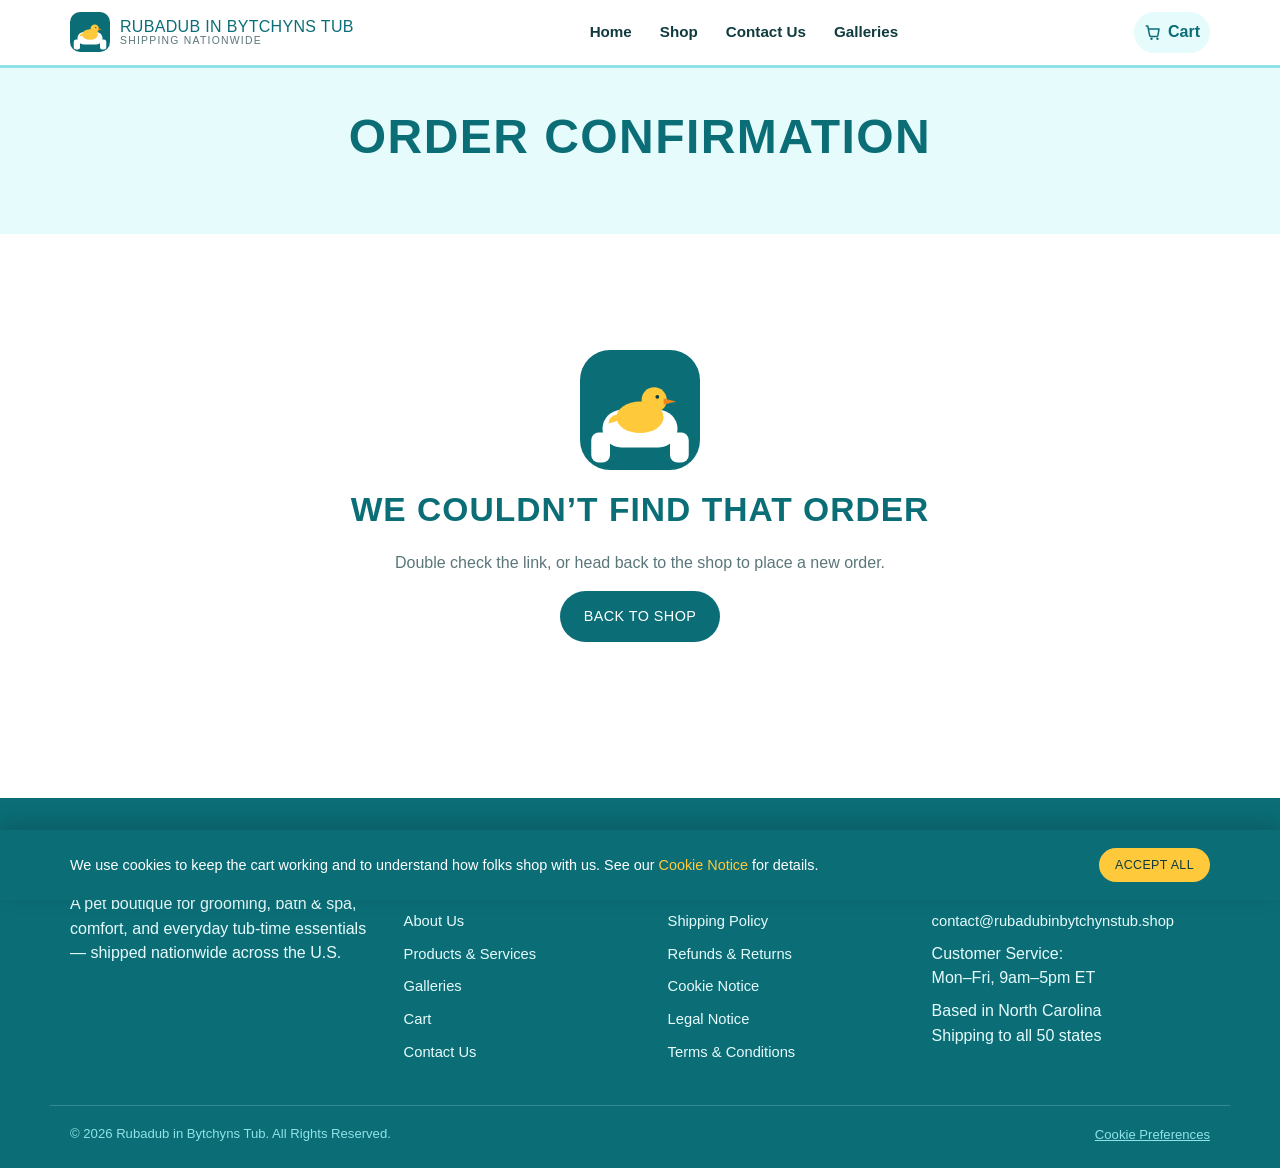
<file: confirmation.html>
<!DOCTYPE html>
<html lang="en">
<head>
  <meta charset="UTF-8">
  <meta name="viewport" content="width=device-width, initial-scale=1.0">
  <title>Order Confirmation | Rubadub in Bytchyns Tub</title>
  <meta name="description" content="Your order confirmation from Rubadub in Bytchyns Tub.">
  <link rel="icon" href="images/brand/favicon.svg" type="image/svg+xml">
  <link rel="stylesheet" href="css/style.css">
</head>
<body>
  <a class="skip-link" href="#main-content">Skip to main content</a>
  <header class="site-header">
    <div class="nav-bar container">
      <a href="index.html" class="brand">
        <img src="images/brand/logo.svg" alt="">
        <span class="brand-text">Rubadub in Bytchyns Tub<span>Shipping Nationwide</span></span>
      </a>
      <button id="nav-toggle" class="nav-toggle" aria-expanded="false" aria-controls="nav-links" aria-label="Toggle navigation menu">&#9776;</button>
      <ul id="nav-links" class="nav-links">
      <li><a href="index.html">Home</a></li>
      <li><a href="products.html">Shop</a></li>
      <li><a href="contact.html">Contact Us</a></li>
      <li><a href="galleries.html">Galleries</a></li>
      </ul>
      <div class="nav-actions">
        <a href="cart.html" class="cart-link"><svg width="18" height="18" viewBox="0 0 24 24" aria-hidden="true">
      <path d="M3 4h2l2.4 12.2a2 2 0 0 0 2 1.8h7.2a2 2 0 0 0 2-1.6L20 8H6.2" fill="none" stroke="currentColor" stroke-width="2" stroke-linecap="round" stroke-linejoin="round"/>
      <circle cx="10" cy="21" r="1.6" fill="currentColor"/>
      <circle cx="18" cy="21" r="1.6" fill="currentColor"/>
    </svg> Cart <span class="cart-count" data-cart-count>0</span></a>
      </div>
    </div>
  </header>

  <main id="main-content">
    <div class="page-header">
      <div class="container">
        <h1>Order Confirmation</h1>
      </div>
    </div>

    <section class="section">
      <div class="container">
        <div id="confirmation-not-found" class="empty-state" style="display:none;">
          <img src="images/brand/logo.svg" alt="">
          <h2>We Couldn&rsquo;t Find That Order</h2>
          <p>Double check the link, or head back to the shop to place a new order.</p>
          <a href="products.html" class="btn btn-primary">Back to Shop</a>
        </div>

        <div id="confirmation-found">
          <div class="confirmation-box">
            <img src="images/brand/logo.svg" alt="">
            <h2>Thanks For The Tub Order!</h2>
            <p>Order <strong id="conf-order-number"></strong> placed on <span id="conf-order-date"></span>.</p>
          </div>

          <div class="two-col" style="align-items: start;">
            <div class="card">
              <h3 class="mt-0">Order Details</h3>
              <p><strong>Status:</strong> <span id="conf-status"></span></p>
              <p><strong>Payment Method:</strong> <span id="conf-payment-method"></span></p>
              <h4>Shipping To</h4>
              <p id="conf-customer"></p>
            </div>
            <div class="summary-box">
              <h3 class="mt-0">Items</h3>
              <div id="conf-items"></div>
              <div class="summary-row" style="border-top: 2px solid var(--aqua-pale-2); padding-top: 12px; margin-top: 12px;"><span>Subtotal</span><span id="conf-subtotal">$0.00</span></div>
              <div class="summary-row"><span>Shipping</span><span id="conf-shipping">$0.00</span></div>
              <div class="summary-row"><span>Estimated Tax</span><span id="conf-tax">$0.00</span></div>
              <div class="summary-row total"><span>Total</span><span id="conf-total">$0.00</span></div>
            </div>
          </div>

          <p class="center-text" style="margin-top: 30px;"><a href="products.html" class="btn btn-outline">Continue Shopping</a></p>
        </div>
      </div>
    </section>

  </main>
  <footer class="site-footer">
    <div class="container footer-grid">
      <div>
        <div class="footer-brand"><img src="images/brand/logo.svg" alt=""><span>Rubadub in Bytchyns Tub</span></div>
        <p>A pet boutique for grooming, bath &amp; spa, comfort, and everyday tub-time essentials &mdash; shipped nationwide across the U.S.</p>
      </div>
      <div>
        <h4>Shop &amp; Explore</h4>
        <ul>
          <li><a href="index.html">Home</a></li>
          <li><a href="about.html">About Us</a></li>
          <li><a href="products.html">Products &amp; Services</a></li>
          <li><a href="galleries.html">Galleries</a></li>
          <li><a href="cart.html">Cart</a></li>
          <li><a href="contact.html">Contact Us</a></li>
        </ul>
      </div>
      <div>
        <h4>Policies</h4>
        <ul>
          <li><a href="privacy.html">Privacy Policy</a></li>
          <li><a href="shipping.html">Shipping Policy</a></li>
          <li><a href="refunds.html">Refunds &amp; Returns</a></li>
          <li><a href="cookies.html">Cookie Notice</a></li>
          <li><a href="legal.html">Legal Notice</a></li>
          <li><a href="terms.html">Terms &amp; Conditions</a></li>
        </ul>
      </div>
      <div>
        <h4>Contact Us</h4>
        <ul>
          <li><a href="tel:+18287356264">(828) 735-6264</a></li>
          <li><a href="mailto:contact@rubadubinbytchynstub.shop">contact@rubadubinbytchynstub.shop</a></li>
          <li>Customer Service:<br>Mon&ndash;Fri, 9am&ndash;5pm ET</li>
          <li>Based in North Carolina<br>Shipping to all 50 states</li>
        </ul>
      </div>
    </div>
    <div class="container footer-bottom">
      <span>&copy; <span data-year>2026</span> Rubadub in Bytchyns Tub. All Rights Reserved.</span>
      <button type="button" data-open-cookie-prefs>Cookie Preferences</button>
    </div>
  </footer>

  <div id="cookie-banner" class="cookie-banner">
    <div class="cookie-banner-inner container">
      <p>We use cookies to keep the cart working and to understand how folks shop with us. See our <a href="cookies.html">Cookie Notice</a> for details.</p>
      <div class="cookie-actions">
        <button id="cookie-reject" class="btn btn-outline btn-sm" type="button">Reject Non-Essential</button>
        <button id="cookie-accept-all" class="btn btn-accent btn-sm" type="button">Accept All</button>
      </div>
    </div>
  </div>
  <button id="cookie-prefs-btn" class="cookie-prefs-btn" type="button" aria-label="Open cookie preferences">&#127850; Cookie Preferences</button>

  <div id="cookie-modal" class="modal-overlay">
    <div class="modal-box">
      <h3>Cookie Preferences</h3>
      <p class="text-muted">Choose which optional cookies we can use. Essential cookies (for cart &amp; checkout) are always on.</p>
      <div class="pref-row">
        <div><strong>Essential</strong><span>Required for cart &amp; checkout to work.</span></div>
        <label class="toggle"><input type="checkbox" checked disabled><span class="track"></span></label>
      </div>
      <div class="pref-row">
        <div><strong>Analytics</strong><span>Helps us understand which pages are useful.</span></div>
        <label class="toggle"><input type="checkbox" id="pref-analytics"><span class="track"></span></label>
      </div>
      <div class="pref-row">
        <div><strong>Marketing</strong><span>Used for future promotions and offers.</span></div>
        <label class="toggle"><input type="checkbox" id="pref-marketing"><span class="track"></span></label>
      </div>
      <div class="modal-actions">
        <button id="cookie-modal-close" class="btn btn-ghost btn-sm" type="button">Close</button>
        <button id="cookie-save-prefs" class="btn btn-outline btn-sm" type="button">Save Preferences</button>
        <button id="cookie-modal-accept-all" class="btn btn-accent btn-sm" type="button">Accept All</button>
      </div>
    </div>
  </div>

  <script src="js/products.js"></script>
  <script src="js/cart.js"></script>
  <script src="js/orders.js"></script>
  <script src="js/main.js"></script>
  <script src="js/confirmation.js"></script>
</body>
</html>
</file>
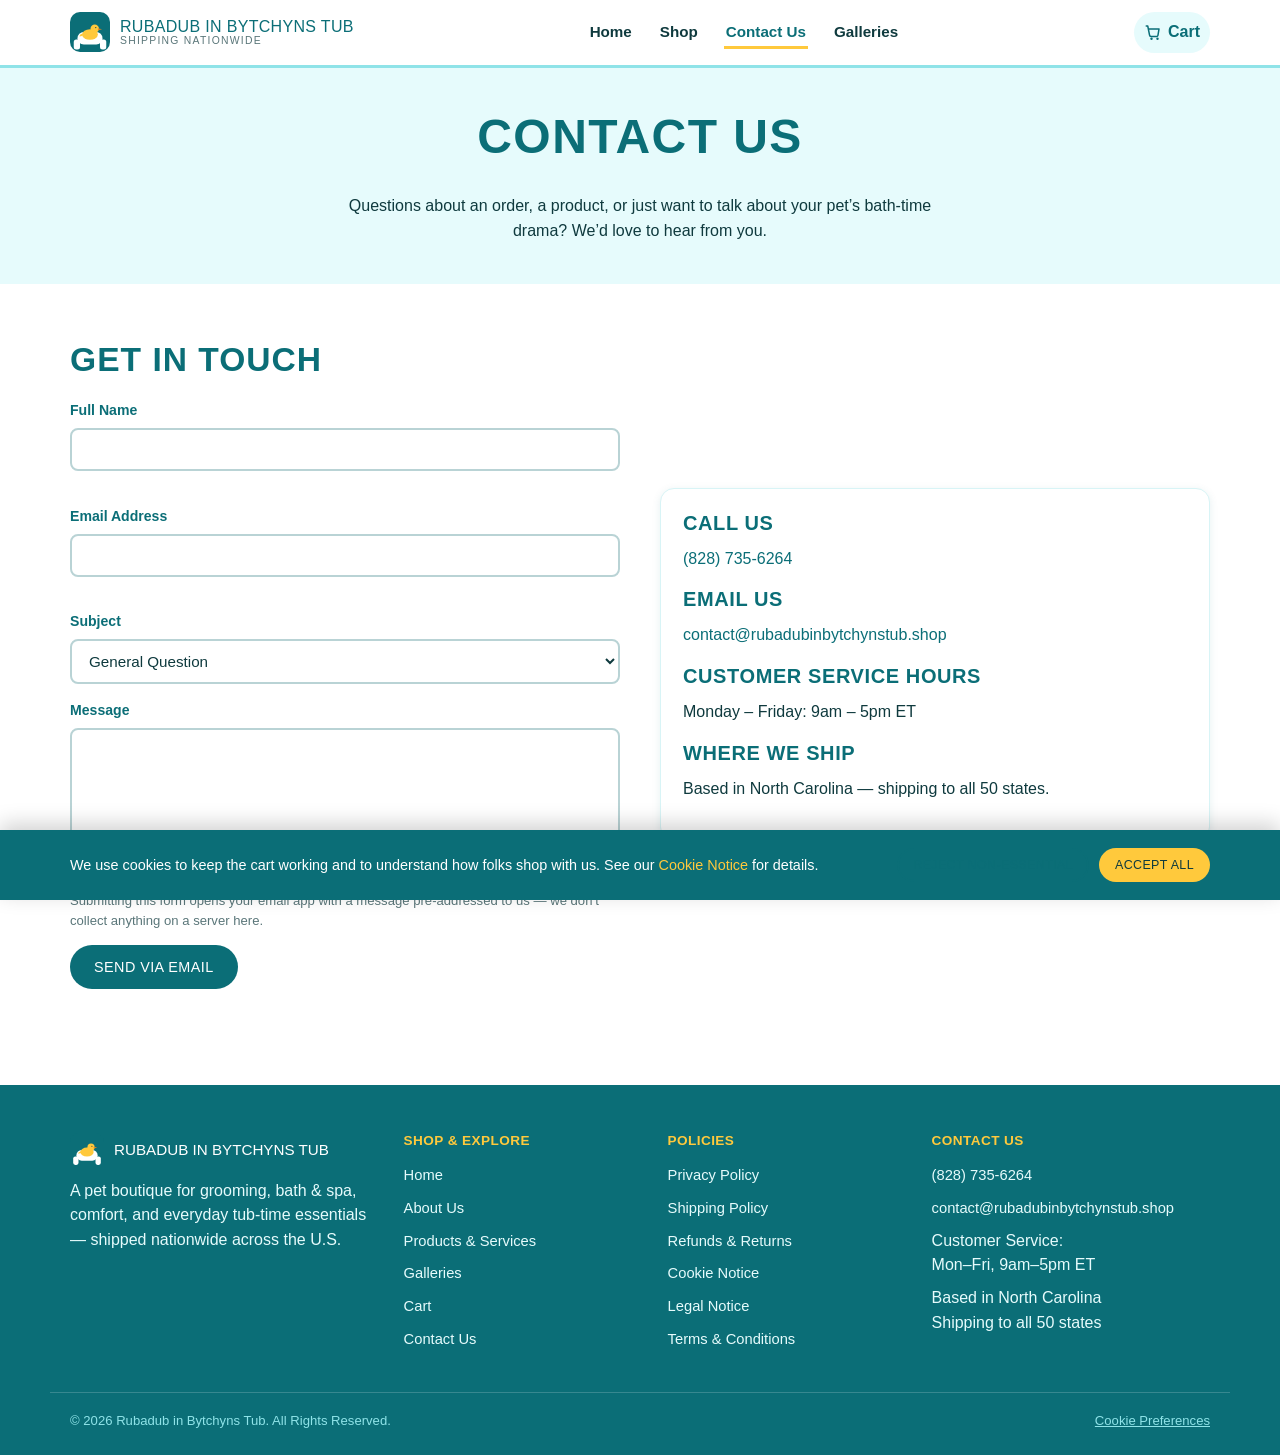
<file: contact.html>
<!DOCTYPE html>
<html lang="en">
<head>
  <meta charset="UTF-8">
  <meta name="viewport" content="width=device-width, initial-scale=1.0">
  <title>Contact Us | Rubadub in Bytchyns Tub</title>
  <meta name="description" content="Contact Rubadub in Bytchyns Tub by phone, email, or our contact form — shipping nationwide across the U.S.">
  <link rel="icon" href="images/brand/favicon.svg" type="image/svg+xml">
  <link rel="stylesheet" href="css/style.css">
</head>
<body>
  <a class="skip-link" href="#main-content">Skip to main content</a>
  <header class="site-header">
    <div class="nav-bar container">
      <a href="index.html" class="brand">
        <img src="images/brand/logo.svg" alt="">
        <span class="brand-text">Rubadub in Bytchyns Tub<span>Shipping Nationwide</span></span>
      </a>
      <button id="nav-toggle" class="nav-toggle" aria-expanded="false" aria-controls="nav-links" aria-label="Toggle navigation menu">&#9776;</button>
      <ul id="nav-links" class="nav-links">
      <li><a href="index.html">Home</a></li>
      <li><a href="products.html">Shop</a></li>
      <li><a href="contact.html">Contact Us</a></li>
      <li><a href="galleries.html">Galleries</a></li>
      </ul>
      <div class="nav-actions">
        <a href="cart.html" class="cart-link"><svg width="18" height="18" viewBox="0 0 24 24" aria-hidden="true">
      <path d="M3 4h2l2.4 12.2a2 2 0 0 0 2 1.8h7.2a2 2 0 0 0 2-1.6L20 8H6.2" fill="none" stroke="currentColor" stroke-width="2" stroke-linecap="round" stroke-linejoin="round"/>
      <circle cx="10" cy="21" r="1.6" fill="currentColor"/>
      <circle cx="18" cy="21" r="1.6" fill="currentColor"/>
    </svg> Cart <span class="cart-count" data-cart-count>0</span></a>
      </div>
    </div>
  </header>

  <main id="main-content">
    <div class="page-header">
      <div class="container">
        <h1>Contact Us</h1>
        <p class="lede" style="max-width: 640px; margin: 0 auto;">Questions about an order, a product, or just want to talk about your pet&rsquo;s bath-time drama? We&rsquo;d love to hear from you.</p>
      </div>
    </div>

    <section class="section">
      <div class="container two-col">
        <div>
          <h2>Get In Touch</h2>
          <form id="contact-form" novalidate>
            <div class="form-field">
              <label for="c-name">Full Name</label>
              <input type="text" id="c-name" name="name" required>
              <span class="field-error"></span>
            </div>
            <div class="form-field">
              <label for="c-email">Email Address</label>
              <input type="email" id="c-email" name="email" required>
              <span class="field-error"></span>
            </div>
            <div class="form-field">
              <label for="c-subject">Subject</label>
              <select id="c-subject" name="subject" required>
                <option value="General Question">General Question</option>
                <option value="Order Help">Order Help</option>
                <option value="Product Question">Product Question</option>
                <option value="Wholesale / Local Pickup">Wholesale / Local Pickup</option>
                <option value="Other">Other</option>
              </select>
            </div>
            <div class="form-field">
              <label for="c-message">Message</label>
              <textarea id="c-message" name="message" rows="6" required></textarea>
              <span class="field-error"></span>
            </div>
            <p class="form-note">Submitting this form opens your email app with a message pre-addressed to us &mdash; we don&rsquo;t collect anything on a server here.</p>
            <button type="submit" class="btn btn-primary">Send via Email</button>
          </form>
        </div>
        <div>
          <div class="card">
            <h3>Call Us</h3>
            <p><a href="tel:+18287356264">(828) 735-6264</a></p>
            <h3>Email Us</h3>
            <p><a href="mailto:contact@rubadubinbytchynstub.shop">contact@rubadubinbytchynstub.shop</a></p>
            <h3>Customer Service Hours</h3>
            <p>Monday &ndash; Friday: 9am &ndash; 5pm ET</p>
            <h3>Where We Ship</h3>
            <p>Based in North Carolina &mdash; shipping to all 50 states.</p>
          </div>
        </div>
      </div>
    </section>

  </main>
  <footer class="site-footer">
    <div class="container footer-grid">
      <div>
        <div class="footer-brand"><img src="images/brand/logo.svg" alt=""><span>Rubadub in Bytchyns Tub</span></div>
        <p>A pet boutique for grooming, bath &amp; spa, comfort, and everyday tub-time essentials &mdash; shipped nationwide across the U.S.</p>
      </div>
      <div>
        <h4>Shop &amp; Explore</h4>
        <ul>
          <li><a href="index.html">Home</a></li>
          <li><a href="about.html">About Us</a></li>
          <li><a href="products.html">Products &amp; Services</a></li>
          <li><a href="galleries.html">Galleries</a></li>
          <li><a href="cart.html">Cart</a></li>
          <li><a href="contact.html">Contact Us</a></li>
        </ul>
      </div>
      <div>
        <h4>Policies</h4>
        <ul>
          <li><a href="privacy.html">Privacy Policy</a></li>
          <li><a href="shipping.html">Shipping Policy</a></li>
          <li><a href="refunds.html">Refunds &amp; Returns</a></li>
          <li><a href="cookies.html">Cookie Notice</a></li>
          <li><a href="legal.html">Legal Notice</a></li>
          <li><a href="terms.html">Terms &amp; Conditions</a></li>
        </ul>
      </div>
      <div>
        <h4>Contact Us</h4>
        <ul>
          <li><a href="tel:+18287356264">(828) 735-6264</a></li>
          <li><a href="mailto:contact@rubadubinbytchynstub.shop">contact@rubadubinbytchynstub.shop</a></li>
          <li>Customer Service:<br>Mon&ndash;Fri, 9am&ndash;5pm ET</li>
          <li>Based in North Carolina<br>Shipping to all 50 states</li>
        </ul>
      </div>
    </div>
    <div class="container footer-bottom">
      <span>&copy; <span data-year>2026</span> Rubadub in Bytchyns Tub. All Rights Reserved.</span>
      <button type="button" data-open-cookie-prefs>Cookie Preferences</button>
    </div>
  </footer>

  <div id="cookie-banner" class="cookie-banner">
    <div class="cookie-banner-inner container">
      <p>We use cookies to keep the cart working and to understand how folks shop with us. See our <a href="cookies.html">Cookie Notice</a> for details.</p>
      <div class="cookie-actions">
        <button id="cookie-reject" class="btn btn-outline btn-sm" type="button">Reject Non-Essential</button>
        <button id="cookie-accept-all" class="btn btn-accent btn-sm" type="button">Accept All</button>
      </div>
    </div>
  </div>
  <button id="cookie-prefs-btn" class="cookie-prefs-btn" type="button" aria-label="Open cookie preferences">&#127850; Cookie Preferences</button>

  <div id="cookie-modal" class="modal-overlay">
    <div class="modal-box">
      <h3>Cookie Preferences</h3>
      <p class="text-muted">Choose which optional cookies we can use. Essential cookies (for cart &amp; checkout) are always on.</p>
      <div class="pref-row">
        <div><strong>Essential</strong><span>Required for cart &amp; checkout to work.</span></div>
        <label class="toggle"><input type="checkbox" checked disabled><span class="track"></span></label>
      </div>
      <div class="pref-row">
        <div><strong>Analytics</strong><span>Helps us understand which pages are useful.</span></div>
        <label class="toggle"><input type="checkbox" id="pref-analytics"><span class="track"></span></label>
      </div>
      <div class="pref-row">
        <div><strong>Marketing</strong><span>Used for future promotions and offers.</span></div>
        <label class="toggle"><input type="checkbox" id="pref-marketing"><span class="track"></span></label>
      </div>
      <div class="modal-actions">
        <button id="cookie-modal-close" class="btn btn-ghost btn-sm" type="button">Close</button>
        <button id="cookie-save-prefs" class="btn btn-outline btn-sm" type="button">Save Preferences</button>
        <button id="cookie-modal-accept-all" class="btn btn-accent btn-sm" type="button">Accept All</button>
      </div>
    </div>
  </div>

  <script src="js/products.js"></script>
  <script src="js/cart.js"></script>
  <script src="js/orders.js"></script>
  <script src="js/main.js"></script>
  <script src="js/contact.js"></script>
</body>
</html>
</file>
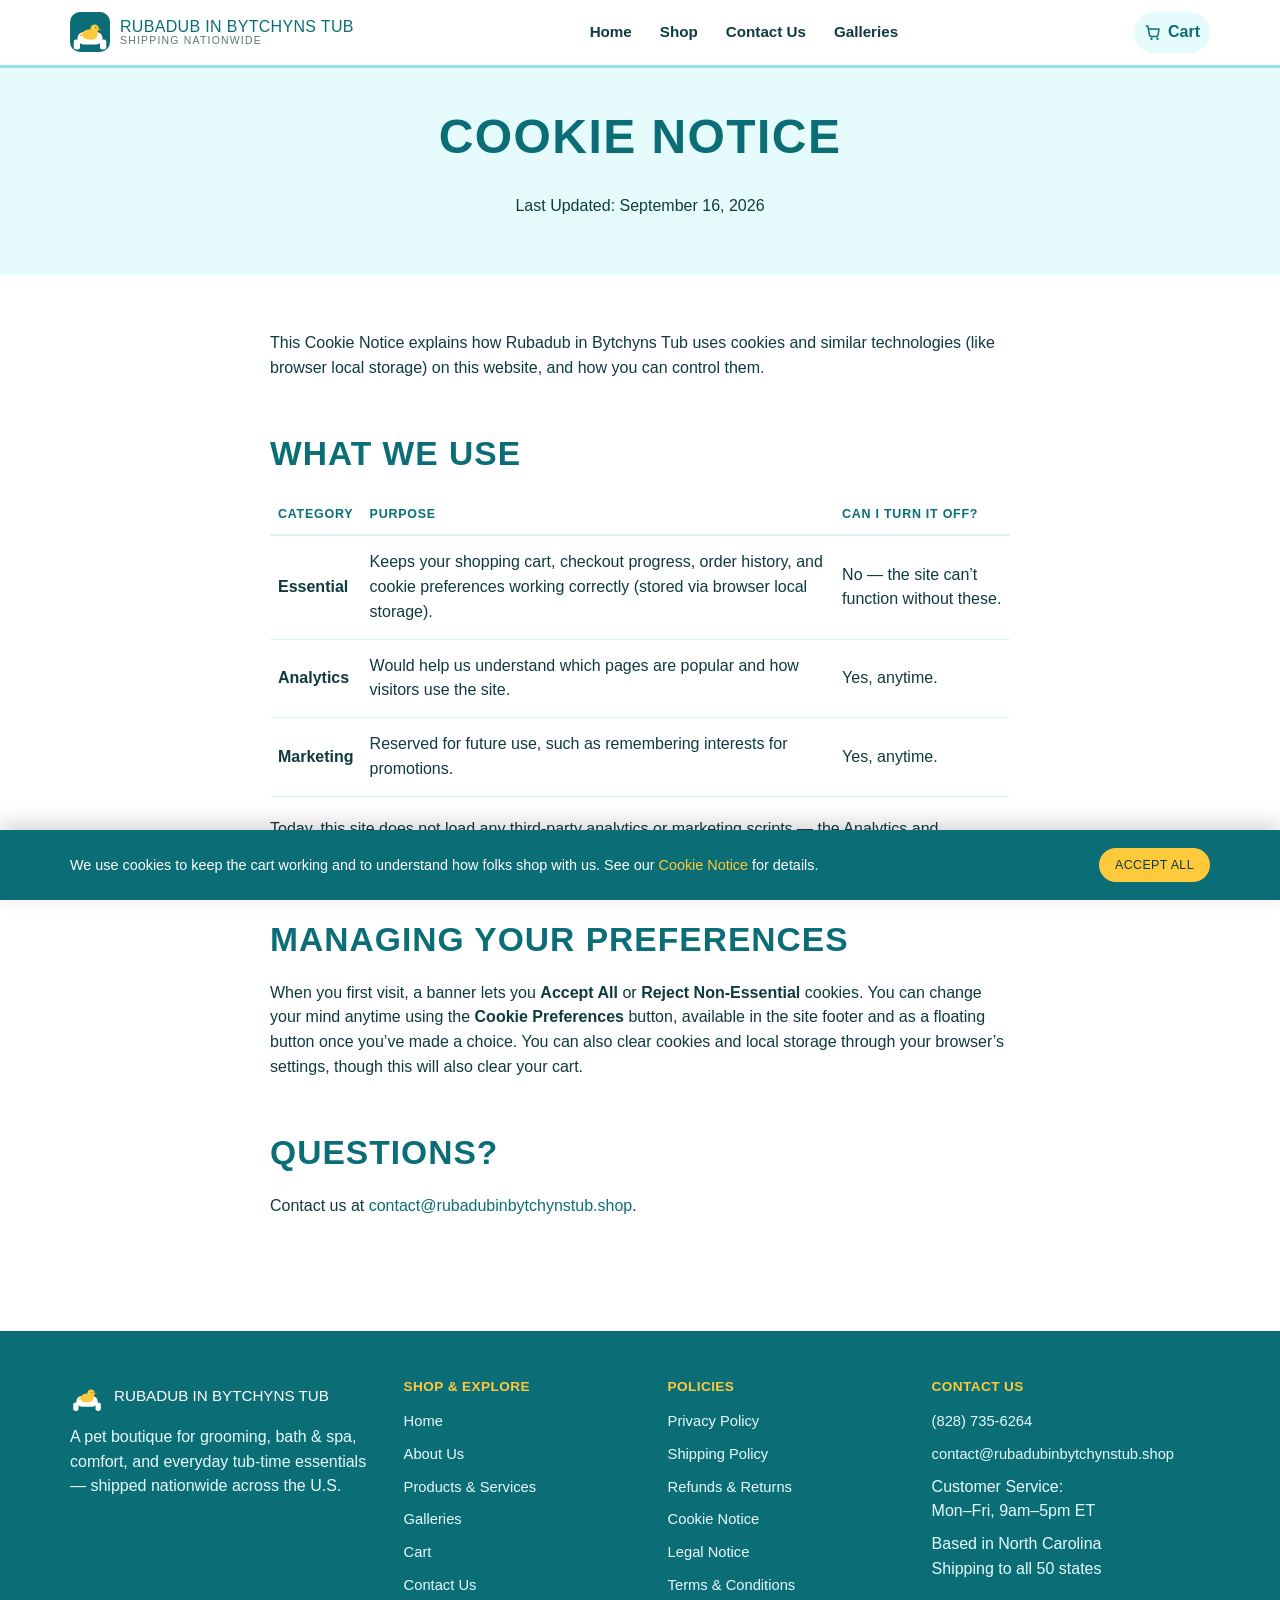
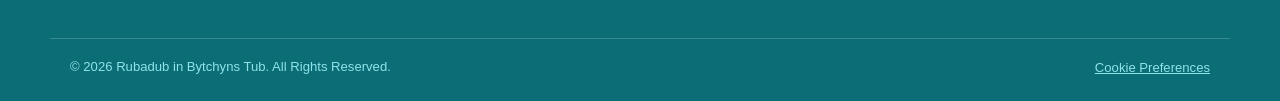
<file: cookies.html>
<!DOCTYPE html>
<html lang="en">
<head>
  <meta charset="UTF-8">
  <meta name="viewport" content="width=device-width, initial-scale=1.0">
  <title>Cookie Notice | Rubadub in Bytchyns Tub</title>
  <meta name="description" content="How Rubadub in Bytchyns Tub uses cookies and local storage, and how to manage your preferences.">
  <link rel="icon" href="images/brand/favicon.svg" type="image/svg+xml">
  <link rel="stylesheet" href="css/style.css">
</head>
<body>
  <a class="skip-link" href="#main-content">Skip to main content</a>
  <header class="site-header">
    <div class="nav-bar container">
      <a href="index.html" class="brand">
        <img src="images/brand/logo.svg" alt="">
        <span class="brand-text">Rubadub in Bytchyns Tub<span>Shipping Nationwide</span></span>
      </a>
      <button id="nav-toggle" class="nav-toggle" aria-expanded="false" aria-controls="nav-links" aria-label="Toggle navigation menu">&#9776;</button>
      <ul id="nav-links" class="nav-links">
      <li><a href="index.html">Home</a></li>
      <li><a href="products.html">Shop</a></li>
      <li><a href="contact.html">Contact Us</a></li>
      <li><a href="galleries.html">Galleries</a></li>
      </ul>
      <div class="nav-actions">
        <a href="cart.html" class="cart-link"><svg width="18" height="18" viewBox="0 0 24 24" aria-hidden="true">
      <path d="M3 4h2l2.4 12.2a2 2 0 0 0 2 1.8h7.2a2 2 0 0 0 2-1.6L20 8H6.2" fill="none" stroke="currentColor" stroke-width="2" stroke-linecap="round" stroke-linejoin="round"/>
      <circle cx="10" cy="21" r="1.6" fill="currentColor"/>
      <circle cx="18" cy="21" r="1.6" fill="currentColor"/>
    </svg> Cart <span class="cart-count" data-cart-count>0</span></a>
      </div>
    </div>
  </header>

  <main id="main-content">
    <div class="page-header">
      <div class="container">
        <h1>Cookie Notice</h1>
        <p class="lede">Last Updated: September 16, 2026</p>
      </div>
    </div>

    <section class="section">
      <div class="container legal-content">
        <p>This Cookie Notice explains how Rubadub in Bytchyns Tub uses cookies and similar technologies (like browser local storage) on this website, and how you can control them.</p>

        <h2>What We Use</h2>
        <table class="cart-table" style="margin: 20px 0;">
          <thead>
            <tr><th>Category</th><th>Purpose</th><th>Can I Turn It Off?</th></tr>
          </thead>
          <tbody>
            <tr>
              <td><strong>Essential</strong></td>
              <td>Keeps your shopping cart, checkout progress, order history, and cookie preferences working correctly (stored via browser local storage).</td>
              <td>No &mdash; the site can&rsquo;t function without these.</td>
            </tr>
            <tr>
              <td><strong>Analytics</strong></td>
              <td>Would help us understand which pages are popular and how visitors use the site.</td>
              <td>Yes, anytime.</td>
            </tr>
            <tr>
              <td><strong>Marketing</strong></td>
              <td>Reserved for future use, such as remembering interests for promotions.</td>
              <td>Yes, anytime.</td>
            </tr>
          </tbody>
        </table>
        <p>Today, this site does not load any third-party analytics or marketing scripts &mdash; the Analytics and Marketing toggles are here so you&rsquo;re in control from day one, in case we add such tools later.</p>

        <h2>Managing Your Preferences</h2>
        <p>When you first visit, a banner lets you <strong>Accept All</strong> or <strong>Reject Non-Essential</strong> cookies. You can change your mind anytime using the <strong>Cookie Preferences</strong> button, available in the site footer and as a floating button once you&rsquo;ve made a choice. You can also clear cookies and local storage through your browser&rsquo;s settings, though this will also clear your cart.</p>

        <h2>Questions?</h2>
        <p>Contact us at <a href="mailto:contact@rubadubinbytchynstub.shop">contact@rubadubinbytchynstub.shop</a>.</p>

      </div>
    </section>

  </main>
  <footer class="site-footer">
    <div class="container footer-grid">
      <div>
        <div class="footer-brand"><img src="images/brand/logo.svg" alt=""><span>Rubadub in Bytchyns Tub</span></div>
        <p>A pet boutique for grooming, bath &amp; spa, comfort, and everyday tub-time essentials &mdash; shipped nationwide across the U.S.</p>
      </div>
      <div>
        <h4>Shop &amp; Explore</h4>
        <ul>
          <li><a href="index.html">Home</a></li>
          <li><a href="about.html">About Us</a></li>
          <li><a href="products.html">Products &amp; Services</a></li>
          <li><a href="galleries.html">Galleries</a></li>
          <li><a href="cart.html">Cart</a></li>
          <li><a href="contact.html">Contact Us</a></li>
        </ul>
      </div>
      <div>
        <h4>Policies</h4>
        <ul>
          <li><a href="privacy.html">Privacy Policy</a></li>
          <li><a href="shipping.html">Shipping Policy</a></li>
          <li><a href="refunds.html">Refunds &amp; Returns</a></li>
          <li><a href="cookies.html">Cookie Notice</a></li>
          <li><a href="legal.html">Legal Notice</a></li>
          <li><a href="terms.html">Terms &amp; Conditions</a></li>
        </ul>
      </div>
      <div>
        <h4>Contact Us</h4>
        <ul>
          <li><a href="tel:+18287356264">(828) 735-6264</a></li>
          <li><a href="mailto:contact@rubadubinbytchynstub.shop">contact@rubadubinbytchynstub.shop</a></li>
          <li>Customer Service:<br>Mon&ndash;Fri, 9am&ndash;5pm ET</li>
          <li>Based in North Carolina<br>Shipping to all 50 states</li>
        </ul>
      </div>
    </div>
    <div class="container footer-bottom">
      <span>&copy; <span data-year>2026</span> Rubadub in Bytchyns Tub. All Rights Reserved.</span>
      <button type="button" data-open-cookie-prefs>Cookie Preferences</button>
    </div>
  </footer>

  <div id="cookie-banner" class="cookie-banner">
    <div class="cookie-banner-inner container">
      <p>We use cookies to keep the cart working and to understand how folks shop with us. See our <a href="cookies.html">Cookie Notice</a> for details.</p>
      <div class="cookie-actions">
        <button id="cookie-reject" class="btn btn-outline btn-sm" type="button">Reject Non-Essential</button>
        <button id="cookie-accept-all" class="btn btn-accent btn-sm" type="button">Accept All</button>
      </div>
    </div>
  </div>
  <button id="cookie-prefs-btn" class="cookie-prefs-btn" type="button" aria-label="Open cookie preferences">&#127850; Cookie Preferences</button>

  <div id="cookie-modal" class="modal-overlay">
    <div class="modal-box">
      <h3>Cookie Preferences</h3>
      <p class="text-muted">Choose which optional cookies we can use. Essential cookies (for cart &amp; checkout) are always on.</p>
      <div class="pref-row">
        <div><strong>Essential</strong><span>Required for cart &amp; checkout to work.</span></div>
        <label class="toggle"><input type="checkbox" checked disabled><span class="track"></span></label>
      </div>
      <div class="pref-row">
        <div><strong>Analytics</strong><span>Helps us understand which pages are useful.</span></div>
        <label class="toggle"><input type="checkbox" id="pref-analytics"><span class="track"></span></label>
      </div>
      <div class="pref-row">
        <div><strong>Marketing</strong><span>Used for future promotions and offers.</span></div>
        <label class="toggle"><input type="checkbox" id="pref-marketing"><span class="track"></span></label>
      </div>
      <div class="modal-actions">
        <button id="cookie-modal-close" class="btn btn-ghost btn-sm" type="button">Close</button>
        <button id="cookie-save-prefs" class="btn btn-outline btn-sm" type="button">Save Preferences</button>
        <button id="cookie-modal-accept-all" class="btn btn-accent btn-sm" type="button">Accept All</button>
      </div>
    </div>
  </div>

  <script src="js/products.js"></script>
  <script src="js/cart.js"></script>
  <script src="js/orders.js"></script>
  <script src="js/main.js"></script>

</body>
</html>
</file>
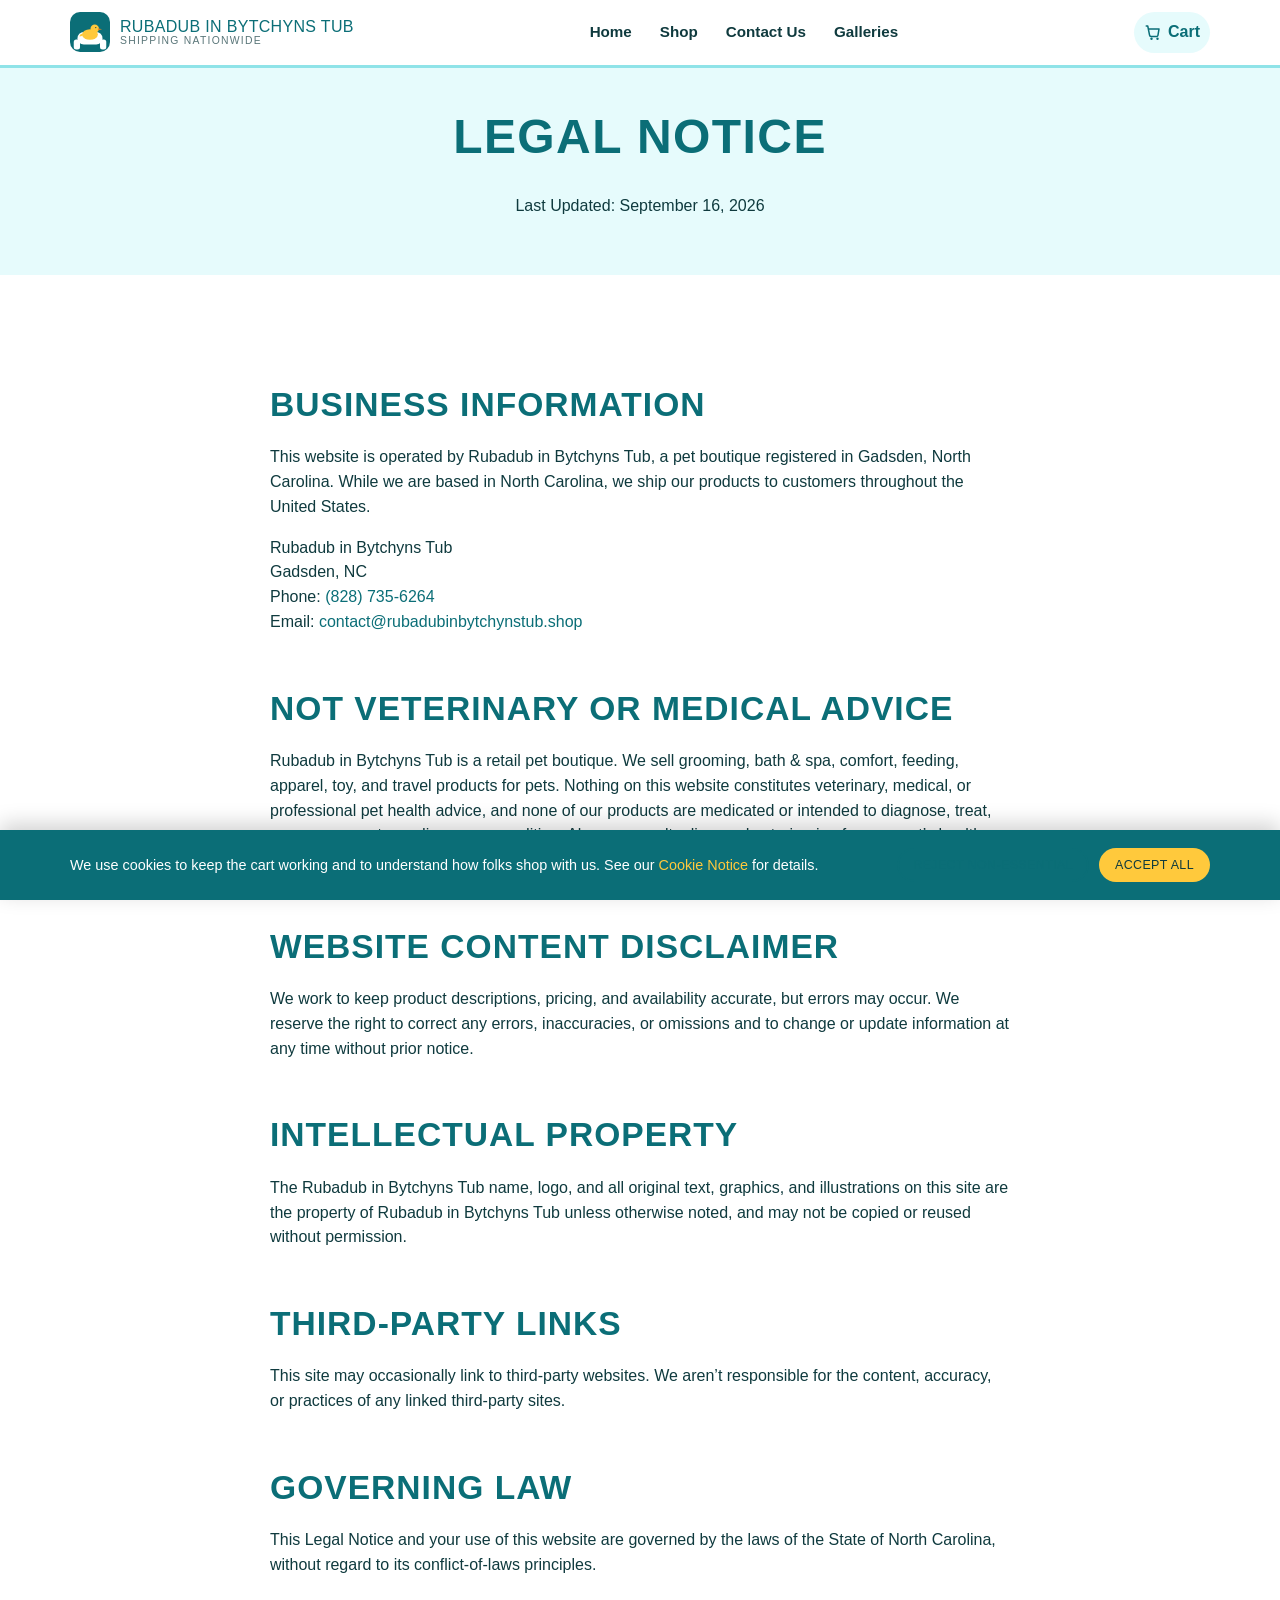
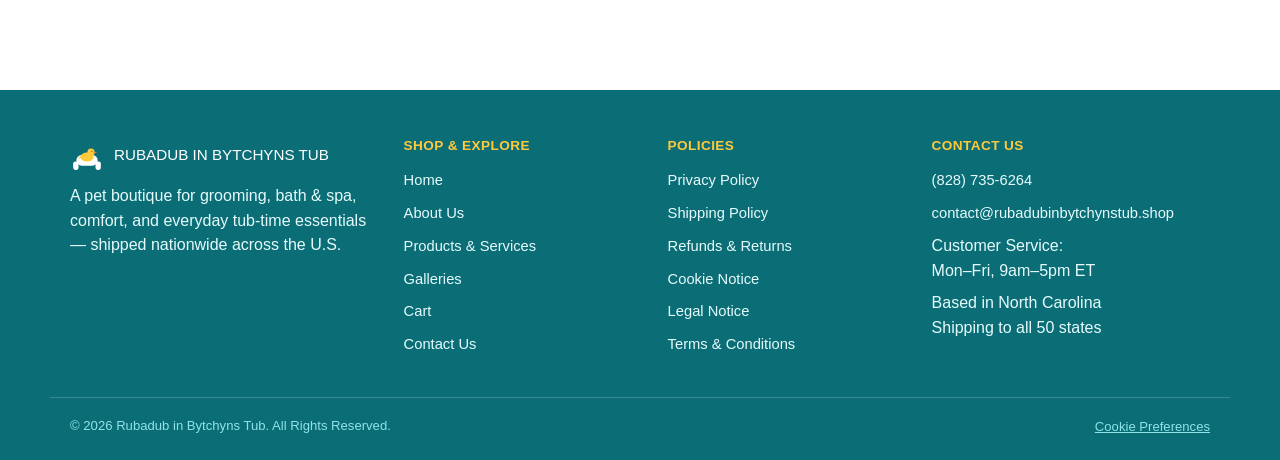
<file: legal.html>
<!DOCTYPE html>
<html lang="en">
<head>
  <meta charset="UTF-8">
  <meta name="viewport" content="width=device-width, initial-scale=1.0">
  <title>Legal Notice | Rubadub in Bytchyns Tub</title>
  <meta name="description" content="Legal notice, business information, and governing law for Rubadub in Bytchyns Tub.">
  <link rel="icon" href="images/brand/favicon.svg" type="image/svg+xml">
  <link rel="stylesheet" href="css/style.css">
</head>
<body>
  <a class="skip-link" href="#main-content">Skip to main content</a>
  <header class="site-header">
    <div class="nav-bar container">
      <a href="index.html" class="brand">
        <img src="images/brand/logo.svg" alt="">
        <span class="brand-text">Rubadub in Bytchyns Tub<span>Shipping Nationwide</span></span>
      </a>
      <button id="nav-toggle" class="nav-toggle" aria-expanded="false" aria-controls="nav-links" aria-label="Toggle navigation menu">&#9776;</button>
      <ul id="nav-links" class="nav-links">
      <li><a href="index.html">Home</a></li>
      <li><a href="products.html">Shop</a></li>
      <li><a href="contact.html">Contact Us</a></li>
      <li><a href="galleries.html">Galleries</a></li>
      </ul>
      <div class="nav-actions">
        <a href="cart.html" class="cart-link"><svg width="18" height="18" viewBox="0 0 24 24" aria-hidden="true">
      <path d="M3 4h2l2.4 12.2a2 2 0 0 0 2 1.8h7.2a2 2 0 0 0 2-1.6L20 8H6.2" fill="none" stroke="currentColor" stroke-width="2" stroke-linecap="round" stroke-linejoin="round"/>
      <circle cx="10" cy="21" r="1.6" fill="currentColor"/>
      <circle cx="18" cy="21" r="1.6" fill="currentColor"/>
    </svg> Cart <span class="cart-count" data-cart-count>0</span></a>
      </div>
    </div>
  </header>

  <main id="main-content">
    <div class="page-header">
      <div class="container">
        <h1>Legal Notice</h1>
        <p class="lede">Last Updated: September 16, 2026</p>
      </div>
    </div>

    <section class="section">
      <div class="container legal-content">
        <h2>Business Information</h2>
        <p>This website is operated by Rubadub in Bytchyns Tub, a pet boutique registered in Gadsden, North Carolina. While we are based in North Carolina, we ship our products to customers throughout the United States.</p>
        <p>Rubadub in Bytchyns Tub<br>Gadsden, NC<br>Phone: <a href="tel:+18287356264">(828) 735-6264</a><br>Email: <a href="mailto:contact@rubadubinbytchynstub.shop">contact@rubadubinbytchynstub.shop</a></p>

        <h2>Not Veterinary or Medical Advice</h2>
        <p>Rubadub in Bytchyns Tub is a retail pet boutique. We sell grooming, bath &amp; spa, comfort, feeding, apparel, toy, and travel products for pets. Nothing on this website constitutes veterinary, medical, or professional pet health advice, and none of our products are medicated or intended to diagnose, treat, cure, or prevent any disease or condition. Always consult a licensed veterinarian for your pet&rsquo;s health and medical needs.</p>

        <h2>Website Content Disclaimer</h2>
        <p>We work to keep product descriptions, pricing, and availability accurate, but errors may occur. We reserve the right to correct any errors, inaccuracies, or omissions and to change or update information at any time without prior notice.</p>

        <h2>Intellectual Property</h2>
        <p>The Rubadub in Bytchyns Tub name, logo, and all original text, graphics, and illustrations on this site are the property of Rubadub in Bytchyns Tub unless otherwise noted, and may not be copied or reused without permission.</p>

        <h2>Third-Party Links</h2>
        <p>This site may occasionally link to third-party websites. We aren&rsquo;t responsible for the content, accuracy, or practices of any linked third-party sites.</p>

        <h2>Governing Law</h2>
        <p>This Legal Notice and your use of this website are governed by the laws of the State of North Carolina, without regard to its conflict-of-laws principles.</p>

      </div>
    </section>

  </main>
  <footer class="site-footer">
    <div class="container footer-grid">
      <div>
        <div class="footer-brand"><img src="images/brand/logo.svg" alt=""><span>Rubadub in Bytchyns Tub</span></div>
        <p>A pet boutique for grooming, bath &amp; spa, comfort, and everyday tub-time essentials &mdash; shipped nationwide across the U.S.</p>
      </div>
      <div>
        <h4>Shop &amp; Explore</h4>
        <ul>
          <li><a href="index.html">Home</a></li>
          <li><a href="about.html">About Us</a></li>
          <li><a href="products.html">Products &amp; Services</a></li>
          <li><a href="galleries.html">Galleries</a></li>
          <li><a href="cart.html">Cart</a></li>
          <li><a href="contact.html">Contact Us</a></li>
        </ul>
      </div>
      <div>
        <h4>Policies</h4>
        <ul>
          <li><a href="privacy.html">Privacy Policy</a></li>
          <li><a href="shipping.html">Shipping Policy</a></li>
          <li><a href="refunds.html">Refunds &amp; Returns</a></li>
          <li><a href="cookies.html">Cookie Notice</a></li>
          <li><a href="legal.html">Legal Notice</a></li>
          <li><a href="terms.html">Terms &amp; Conditions</a></li>
        </ul>
      </div>
      <div>
        <h4>Contact Us</h4>
        <ul>
          <li><a href="tel:+18287356264">(828) 735-6264</a></li>
          <li><a href="mailto:contact@rubadubinbytchynstub.shop">contact@rubadubinbytchynstub.shop</a></li>
          <li>Customer Service:<br>Mon&ndash;Fri, 9am&ndash;5pm ET</li>
          <li>Based in North Carolina<br>Shipping to all 50 states</li>
        </ul>
      </div>
    </div>
    <div class="container footer-bottom">
      <span>&copy; <span data-year>2026</span> Rubadub in Bytchyns Tub. All Rights Reserved.</span>
      <button type="button" data-open-cookie-prefs>Cookie Preferences</button>
    </div>
  </footer>

  <div id="cookie-banner" class="cookie-banner">
    <div class="cookie-banner-inner container">
      <p>We use cookies to keep the cart working and to understand how folks shop with us. See our <a href="cookies.html">Cookie Notice</a> for details.</p>
      <div class="cookie-actions">
        <button id="cookie-reject" class="btn btn-outline btn-sm" type="button">Reject Non-Essential</button>
        <button id="cookie-accept-all" class="btn btn-accent btn-sm" type="button">Accept All</button>
      </div>
    </div>
  </div>
  <button id="cookie-prefs-btn" class="cookie-prefs-btn" type="button" aria-label="Open cookie preferences">&#127850; Cookie Preferences</button>

  <div id="cookie-modal" class="modal-overlay">
    <div class="modal-box">
      <h3>Cookie Preferences</h3>
      <p class="text-muted">Choose which optional cookies we can use. Essential cookies (for cart &amp; checkout) are always on.</p>
      <div class="pref-row">
        <div><strong>Essential</strong><span>Required for cart &amp; checkout to work.</span></div>
        <label class="toggle"><input type="checkbox" checked disabled><span class="track"></span></label>
      </div>
      <div class="pref-row">
        <div><strong>Analytics</strong><span>Helps us understand which pages are useful.</span></div>
        <label class="toggle"><input type="checkbox" id="pref-analytics"><span class="track"></span></label>
      </div>
      <div class="pref-row">
        <div><strong>Marketing</strong><span>Used for future promotions and offers.</span></div>
        <label class="toggle"><input type="checkbox" id="pref-marketing"><span class="track"></span></label>
      </div>
      <div class="modal-actions">
        <button id="cookie-modal-close" class="btn btn-ghost btn-sm" type="button">Close</button>
        <button id="cookie-save-prefs" class="btn btn-outline btn-sm" type="button">Save Preferences</button>
        <button id="cookie-modal-accept-all" class="btn btn-accent btn-sm" type="button">Accept All</button>
      </div>
    </div>
  </div>

  <script src="js/products.js"></script>
  <script src="js/cart.js"></script>
  <script src="js/orders.js"></script>
  <script src="js/main.js"></script>

</body>
</html>
</file>
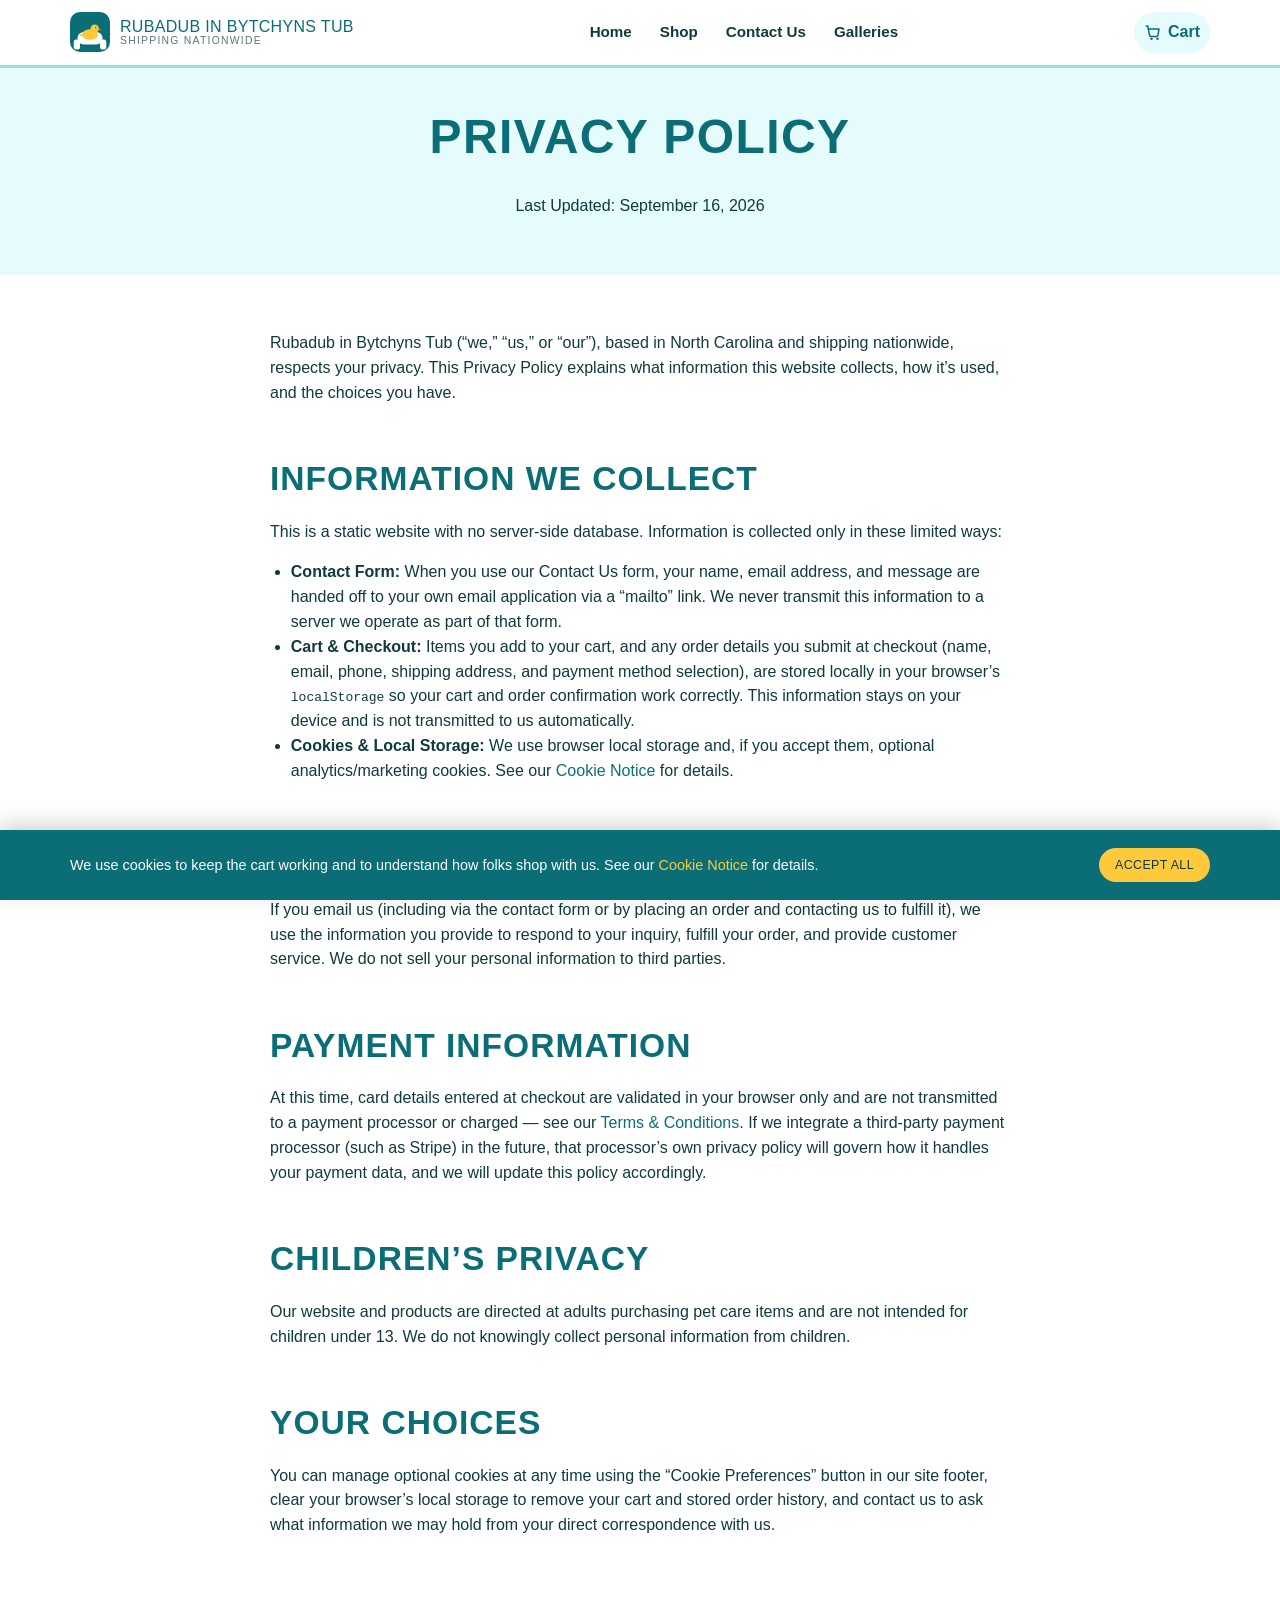
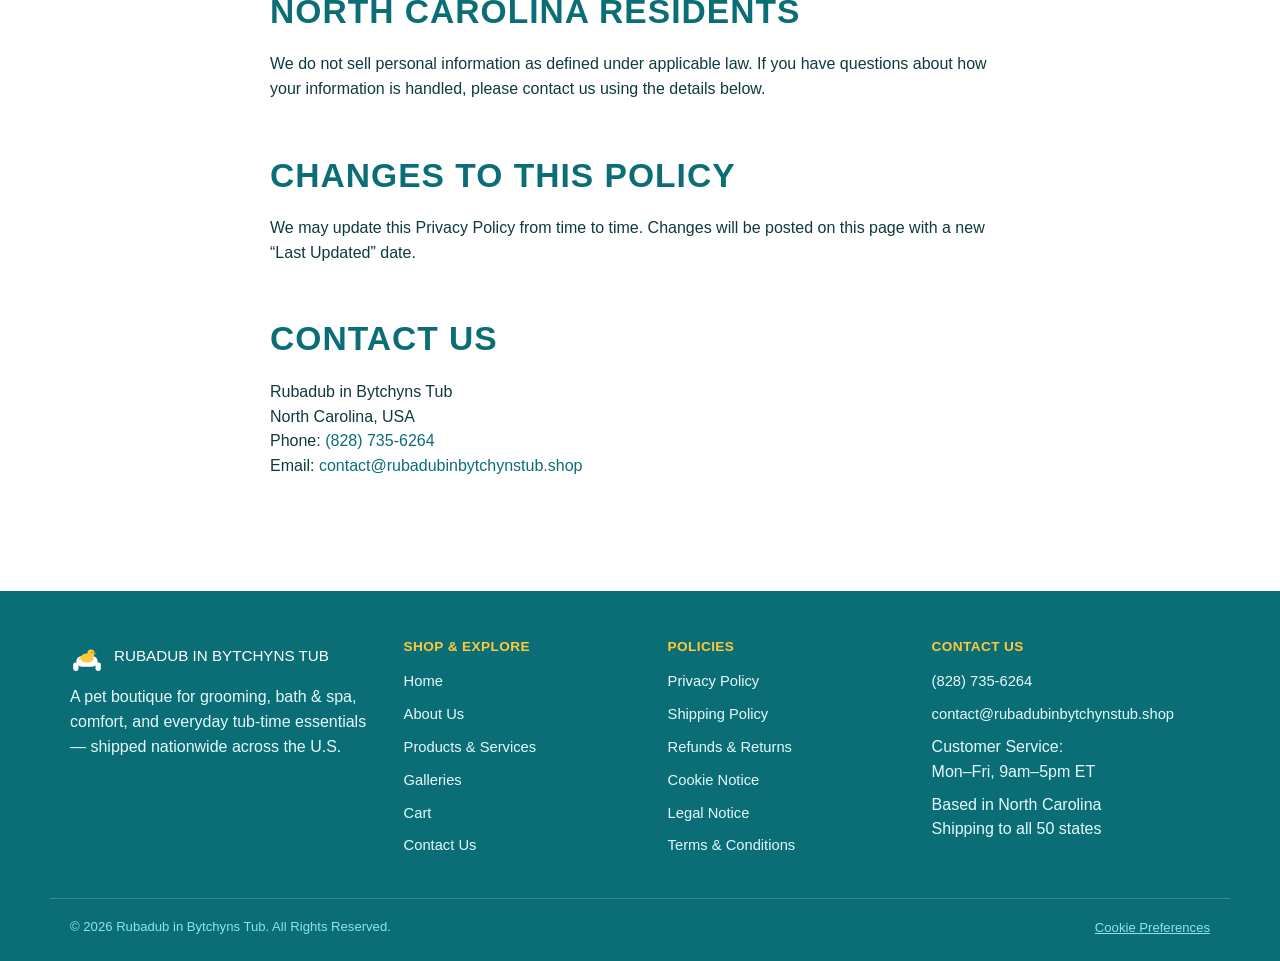
<file: privacy.html>
<!DOCTYPE html>
<html lang="en">
<head>
  <meta charset="UTF-8">
  <meta name="viewport" content="width=device-width, initial-scale=1.0">
  <title>Privacy Policy | Rubadub in Bytchyns Tub</title>
  <meta name="description" content="Privacy Policy for Rubadub in Bytchyns Tub, a pet boutique shipping nationwide across the U.S.">
  <link rel="icon" href="images/brand/favicon.svg" type="image/svg+xml">
  <link rel="stylesheet" href="css/style.css">
</head>
<body>
  <a class="skip-link" href="#main-content">Skip to main content</a>
  <header class="site-header">
    <div class="nav-bar container">
      <a href="index.html" class="brand">
        <img src="images/brand/logo.svg" alt="">
        <span class="brand-text">Rubadub in Bytchyns Tub<span>Shipping Nationwide</span></span>
      </a>
      <button id="nav-toggle" class="nav-toggle" aria-expanded="false" aria-controls="nav-links" aria-label="Toggle navigation menu">&#9776;</button>
      <ul id="nav-links" class="nav-links">
      <li><a href="index.html">Home</a></li>
      <li><a href="products.html">Shop</a></li>
      <li><a href="contact.html">Contact Us</a></li>
      <li><a href="galleries.html">Galleries</a></li>
      </ul>
      <div class="nav-actions">
        <a href="cart.html" class="cart-link"><svg width="18" height="18" viewBox="0 0 24 24" aria-hidden="true">
      <path d="M3 4h2l2.4 12.2a2 2 0 0 0 2 1.8h7.2a2 2 0 0 0 2-1.6L20 8H6.2" fill="none" stroke="currentColor" stroke-width="2" stroke-linecap="round" stroke-linejoin="round"/>
      <circle cx="10" cy="21" r="1.6" fill="currentColor"/>
      <circle cx="18" cy="21" r="1.6" fill="currentColor"/>
    </svg> Cart <span class="cart-count" data-cart-count>0</span></a>
      </div>
    </div>
  </header>

  <main id="main-content">
    <div class="page-header">
      <div class="container">
        <h1>Privacy Policy</h1>
        <p class="lede">Last Updated: September 16, 2026</p>
      </div>
    </div>

    <section class="section">
      <div class="container legal-content">
        <p>Rubadub in Bytchyns Tub (&ldquo;we,&rdquo; &ldquo;us,&rdquo; or &ldquo;our&rdquo;), based in North Carolina and shipping nationwide, respects your privacy. This Privacy Policy explains what information this website collects, how it&rsquo;s used, and the choices you have.</p>

        <h2>Information We Collect</h2>
        <p>This is a static website with no server-side database. Information is collected only in these limited ways:</p>
        <ul>
          <li><strong>Contact Form:</strong> When you use our Contact Us form, your name, email address, and message are handed off to your own email application via a &ldquo;mailto&rdquo; link. We never transmit this information to a server we operate as part of that form.</li>
          <li><strong>Cart &amp; Checkout:</strong> Items you add to your cart, and any order details you submit at checkout (name, email, phone, shipping address, and payment method selection), are stored locally in your browser&rsquo;s <code>localStorage</code> so your cart and order confirmation work correctly. This information stays on your device and is not transmitted to us automatically.</li>
          <li><strong>Cookies &amp; Local Storage:</strong> We use browser local storage and, if you accept them, optional analytics/marketing cookies. See our <a href="cookies.html">Cookie Notice</a> for details.</li>
        </ul>

        <h2>How We Use Information</h2>
        <p>If you email us (including via the contact form or by placing an order and contacting us to fulfill it), we use the information you provide to respond to your inquiry, fulfill your order, and provide customer service. We do not sell your personal information to third parties.</p>

        <h2>Payment Information</h2>
        <p>At this time, card details entered at checkout are validated in your browser only and are not transmitted to a payment processor or charged &mdash; see our <a href="terms.html">Terms &amp; Conditions</a>. If we integrate a third-party payment processor (such as Stripe) in the future, that processor&rsquo;s own privacy policy will govern how it handles your payment data, and we will update this policy accordingly.</p>

        <h2>Children&rsquo;s Privacy</h2>
        <p>Our website and products are directed at adults purchasing pet care items and are not intended for children under 13. We do not knowingly collect personal information from children.</p>

        <h2>Your Choices</h2>
        <p>You can manage optional cookies at any time using the &ldquo;Cookie Preferences&rdquo; button in our site footer, clear your browser&rsquo;s local storage to remove your cart and stored order history, and contact us to ask what information we may hold from your direct correspondence with us.</p>

        <h2>North Carolina Residents</h2>
        <p>We do not sell personal information as defined under applicable law. If you have questions about how your information is handled, please contact us using the details below.</p>

        <h2>Changes to This Policy</h2>
        <p>We may update this Privacy Policy from time to time. Changes will be posted on this page with a new &ldquo;Last Updated&rdquo; date.</p>

        <h2>Contact Us</h2>
        <p>Rubadub in Bytchyns Tub<br>North Carolina, USA<br>Phone: <a href="tel:+18287356264">(828) 735-6264</a><br>Email: <a href="mailto:contact@rubadubinbytchynstub.shop">contact@rubadubinbytchynstub.shop</a></p>

      </div>
    </section>

  </main>
  <footer class="site-footer">
    <div class="container footer-grid">
      <div>
        <div class="footer-brand"><img src="images/brand/logo.svg" alt=""><span>Rubadub in Bytchyns Tub</span></div>
        <p>A pet boutique for grooming, bath &amp; spa, comfort, and everyday tub-time essentials &mdash; shipped nationwide across the U.S.</p>
      </div>
      <div>
        <h4>Shop &amp; Explore</h4>
        <ul>
          <li><a href="index.html">Home</a></li>
          <li><a href="about.html">About Us</a></li>
          <li><a href="products.html">Products &amp; Services</a></li>
          <li><a href="galleries.html">Galleries</a></li>
          <li><a href="cart.html">Cart</a></li>
          <li><a href="contact.html">Contact Us</a></li>
        </ul>
      </div>
      <div>
        <h4>Policies</h4>
        <ul>
          <li><a href="privacy.html">Privacy Policy</a></li>
          <li><a href="shipping.html">Shipping Policy</a></li>
          <li><a href="refunds.html">Refunds &amp; Returns</a></li>
          <li><a href="cookies.html">Cookie Notice</a></li>
          <li><a href="legal.html">Legal Notice</a></li>
          <li><a href="terms.html">Terms &amp; Conditions</a></li>
        </ul>
      </div>
      <div>
        <h4>Contact Us</h4>
        <ul>
          <li><a href="tel:+18287356264">(828) 735-6264</a></li>
          <li><a href="mailto:contact@rubadubinbytchynstub.shop">contact@rubadubinbytchynstub.shop</a></li>
          <li>Customer Service:<br>Mon&ndash;Fri, 9am&ndash;5pm ET</li>
          <li>Based in North Carolina<br>Shipping to all 50 states</li>
        </ul>
      </div>
    </div>
    <div class="container footer-bottom">
      <span>&copy; <span data-year>2026</span> Rubadub in Bytchyns Tub. All Rights Reserved.</span>
      <button type="button" data-open-cookie-prefs>Cookie Preferences</button>
    </div>
  </footer>

  <div id="cookie-banner" class="cookie-banner">
    <div class="cookie-banner-inner container">
      <p>We use cookies to keep the cart working and to understand how folks shop with us. See our <a href="cookies.html">Cookie Notice</a> for details.</p>
      <div class="cookie-actions">
        <button id="cookie-reject" class="btn btn-outline btn-sm" type="button">Reject Non-Essential</button>
        <button id="cookie-accept-all" class="btn btn-accent btn-sm" type="button">Accept All</button>
      </div>
    </div>
  </div>
  <button id="cookie-prefs-btn" class="cookie-prefs-btn" type="button" aria-label="Open cookie preferences">&#127850; Cookie Preferences</button>

  <div id="cookie-modal" class="modal-overlay">
    <div class="modal-box">
      <h3>Cookie Preferences</h3>
      <p class="text-muted">Choose which optional cookies we can use. Essential cookies (for cart &amp; checkout) are always on.</p>
      <div class="pref-row">
        <div><strong>Essential</strong><span>Required for cart &amp; checkout to work.</span></div>
        <label class="toggle"><input type="checkbox" checked disabled><span class="track"></span></label>
      </div>
      <div class="pref-row">
        <div><strong>Analytics</strong><span>Helps us understand which pages are useful.</span></div>
        <label class="toggle"><input type="checkbox" id="pref-analytics"><span class="track"></span></label>
      </div>
      <div class="pref-row">
        <div><strong>Marketing</strong><span>Used for future promotions and offers.</span></div>
        <label class="toggle"><input type="checkbox" id="pref-marketing"><span class="track"></span></label>
      </div>
      <div class="modal-actions">
        <button id="cookie-modal-close" class="btn btn-ghost btn-sm" type="button">Close</button>
        <button id="cookie-save-prefs" class="btn btn-outline btn-sm" type="button">Save Preferences</button>
        <button id="cookie-modal-accept-all" class="btn btn-accent btn-sm" type="button">Accept All</button>
      </div>
    </div>
  </div>

  <script src="js/products.js"></script>
  <script src="js/cart.js"></script>
  <script src="js/orders.js"></script>
  <script src="js/main.js"></script>

</body>
</html>
</file>
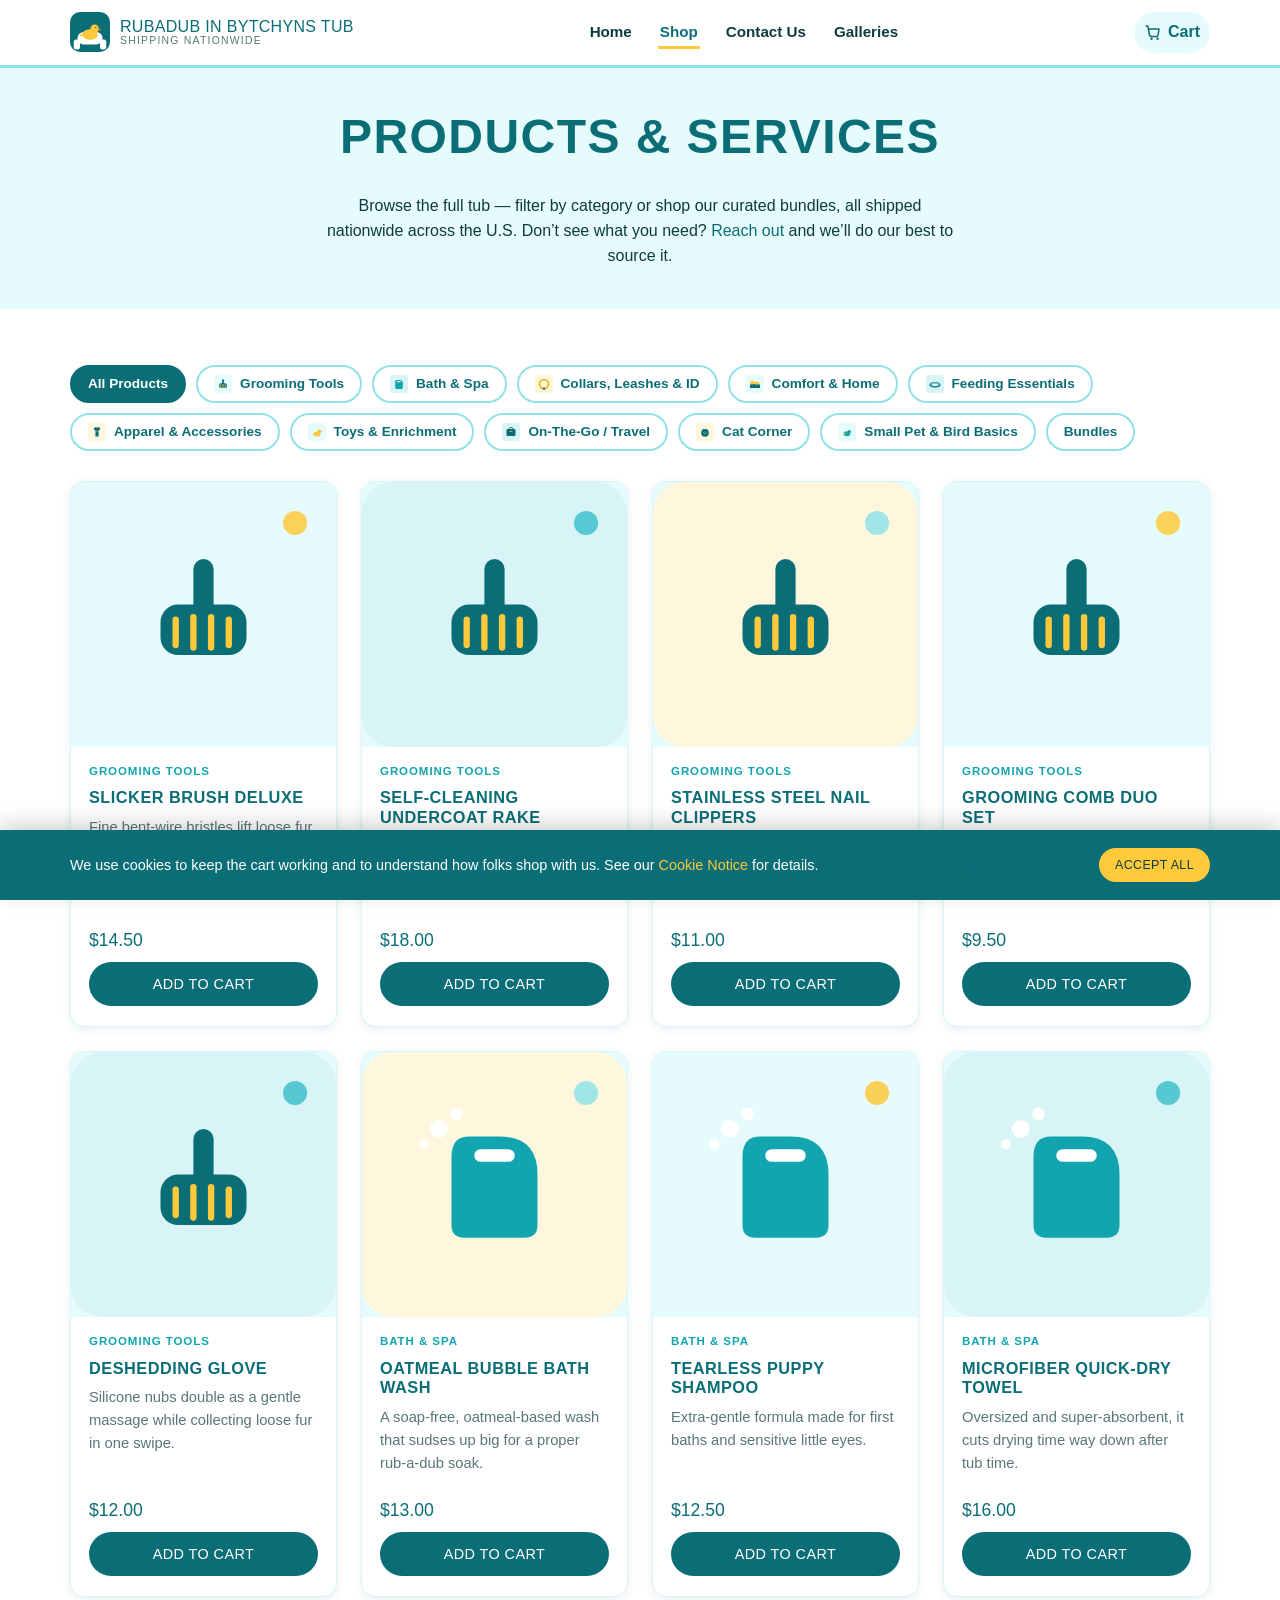
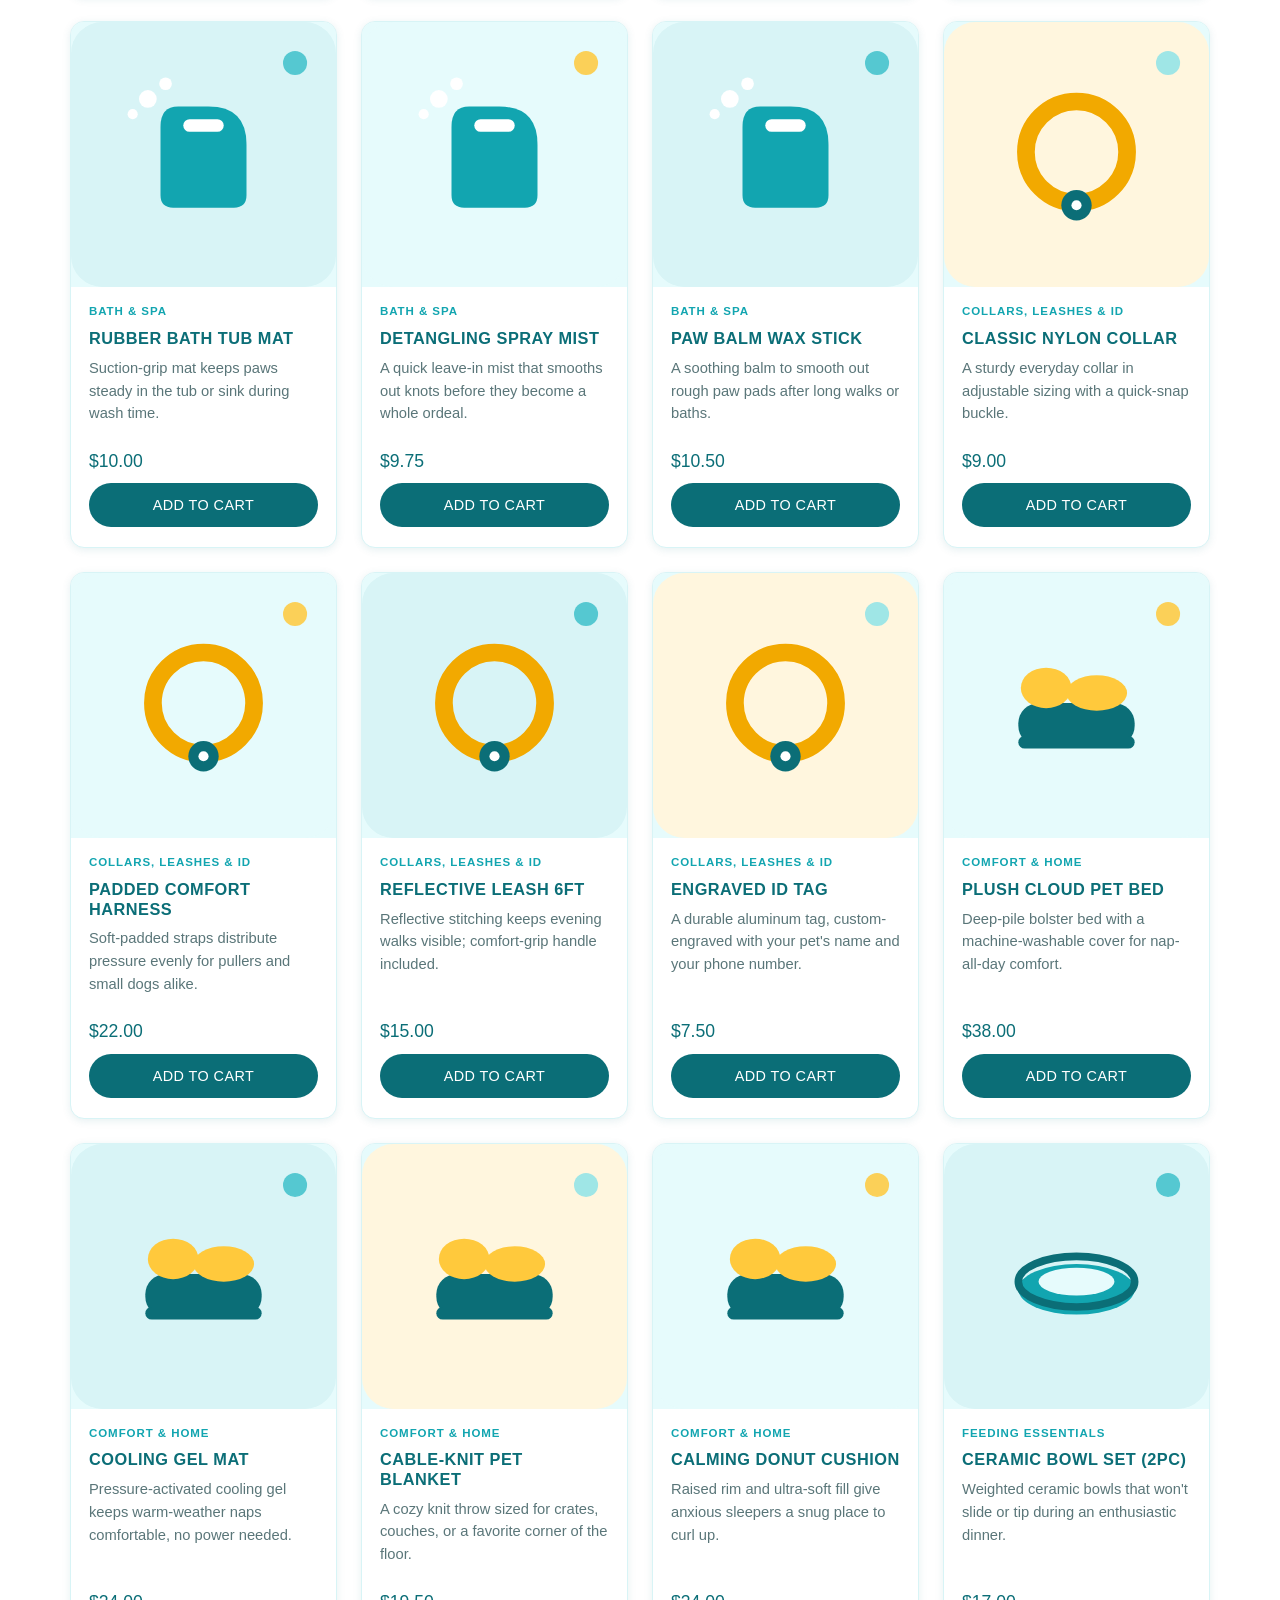
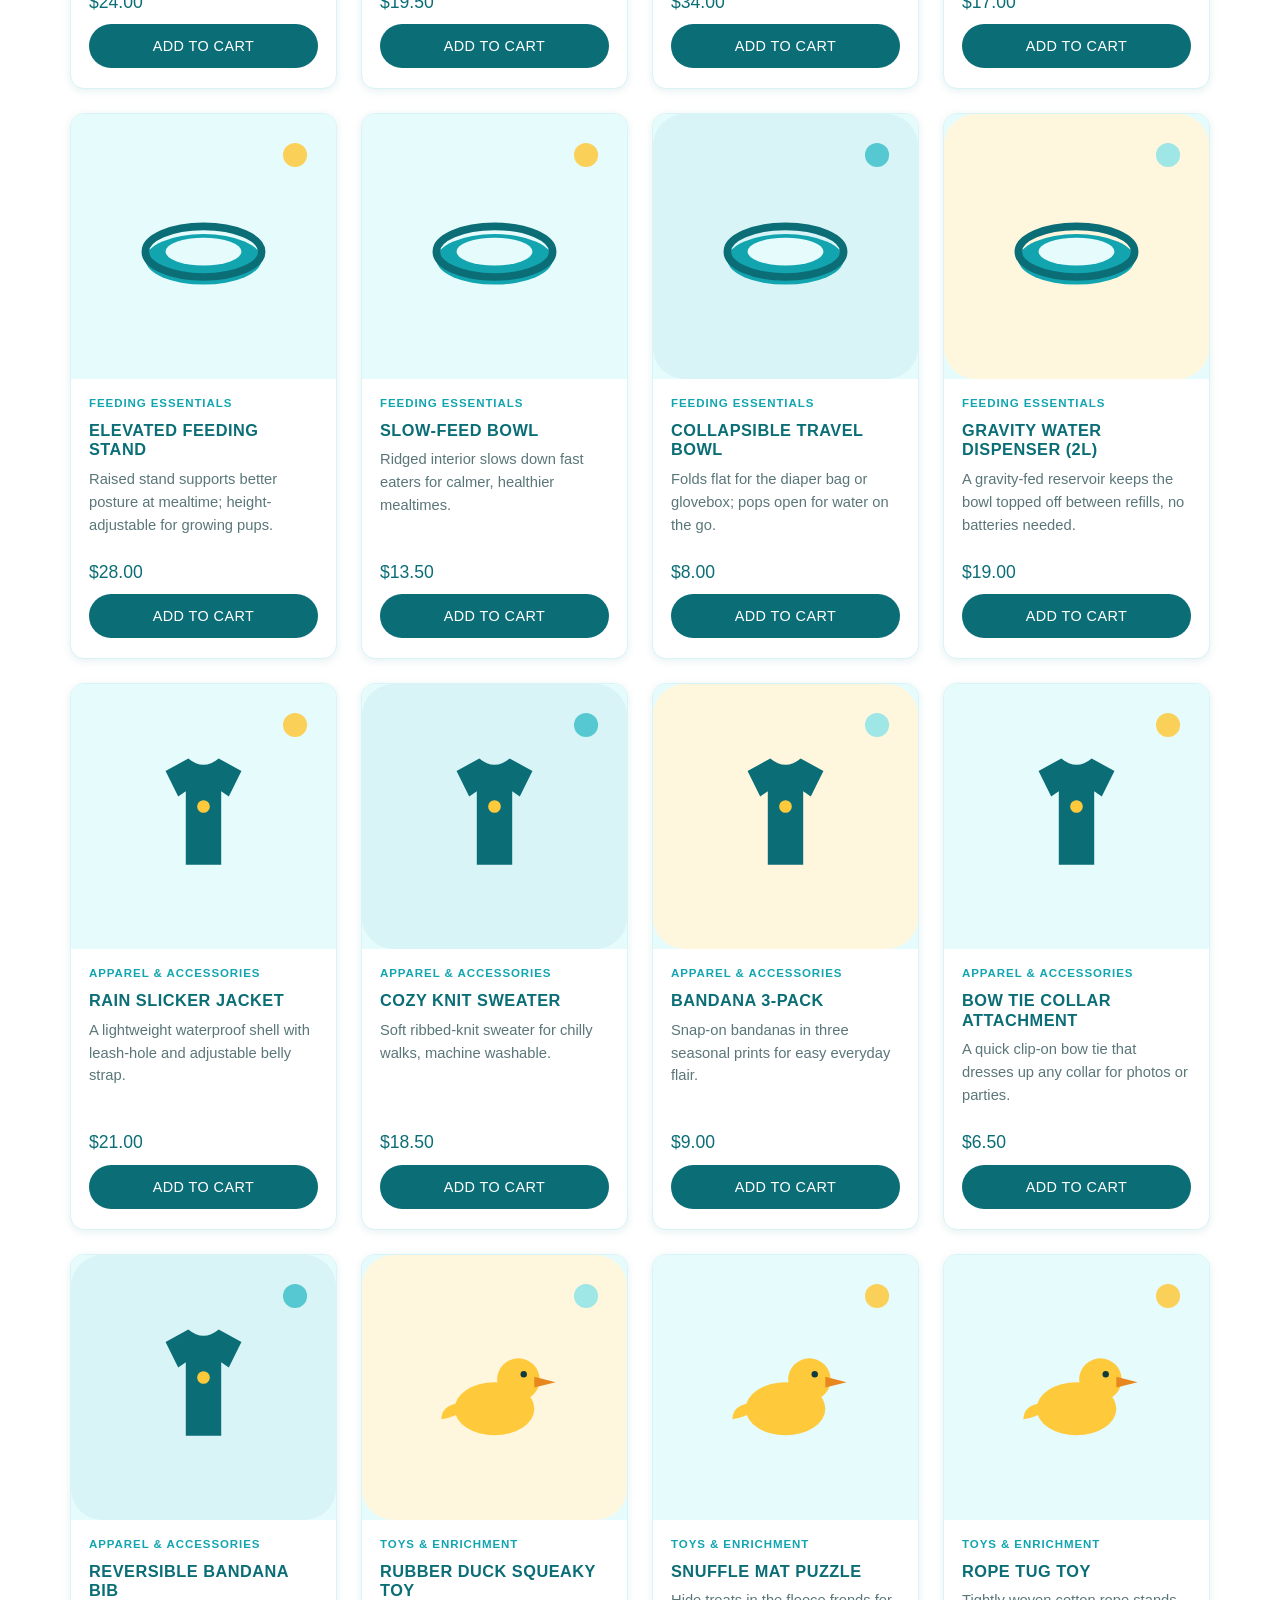
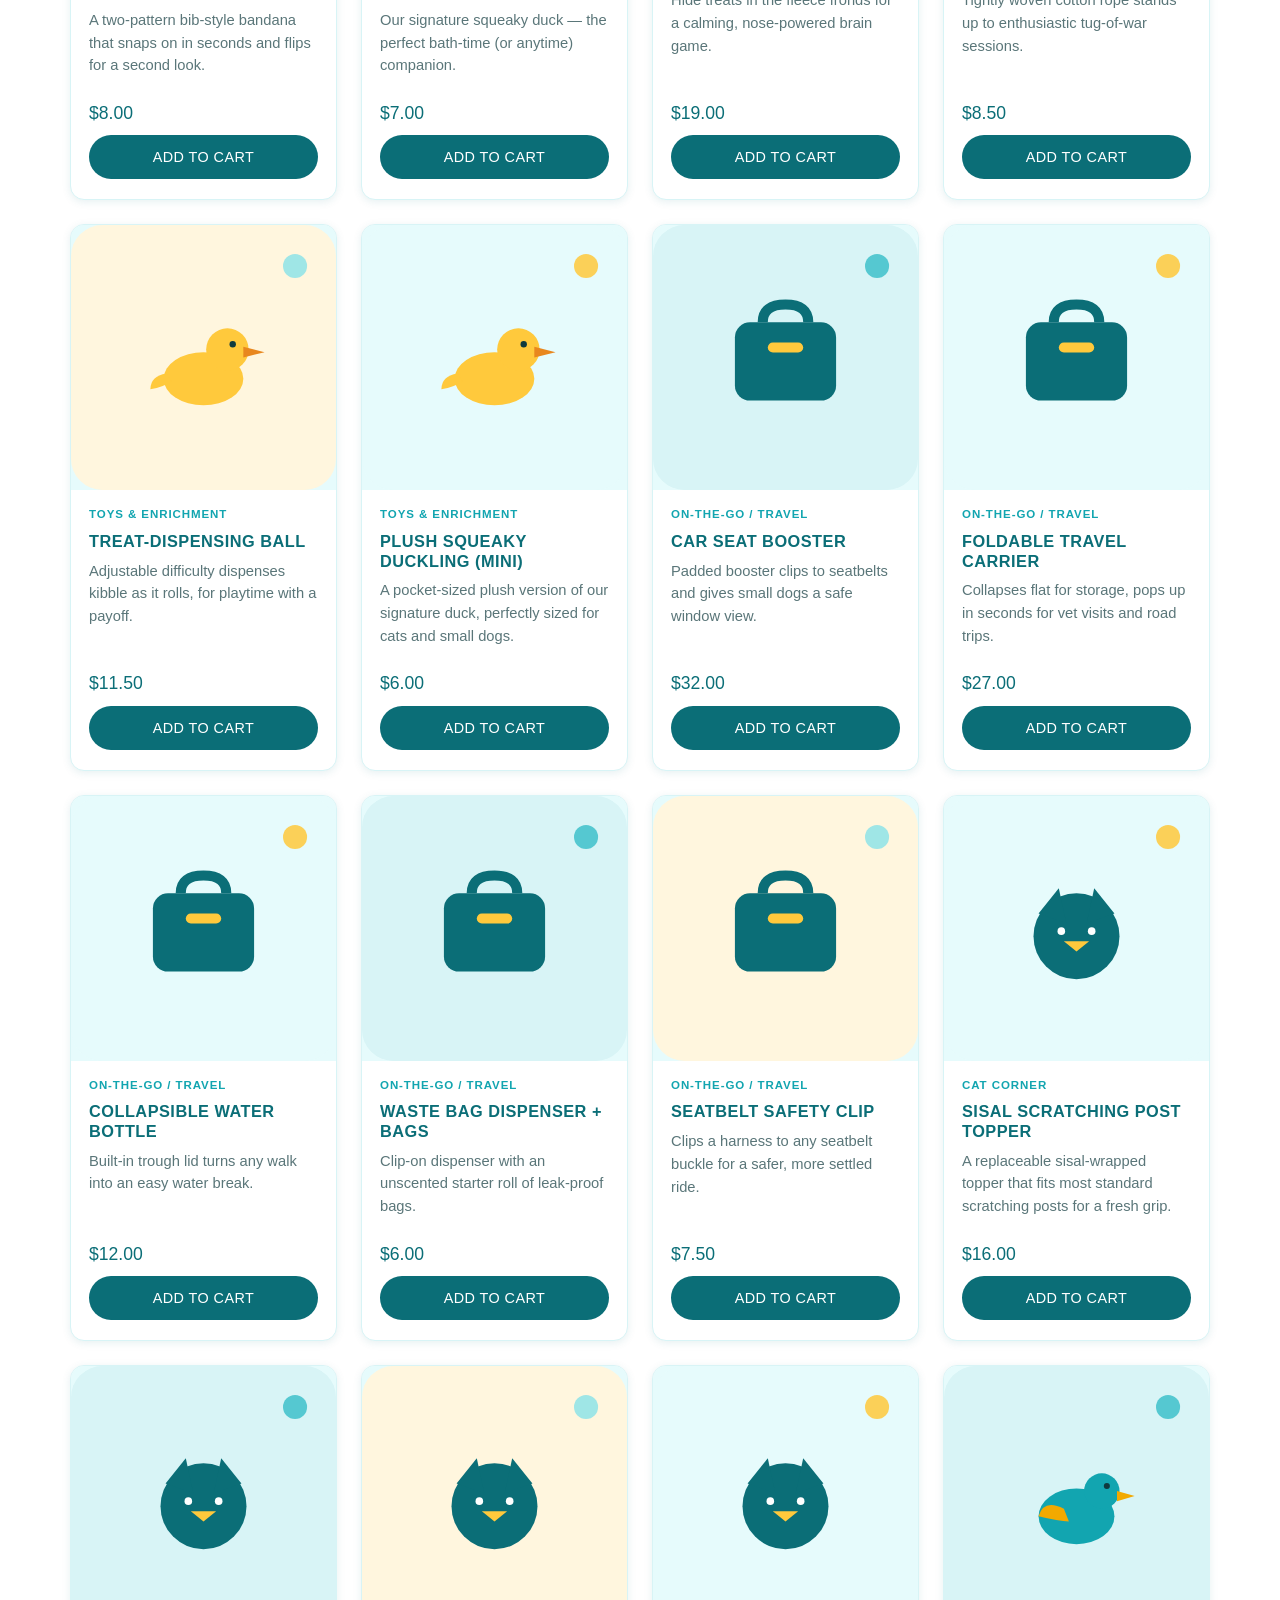
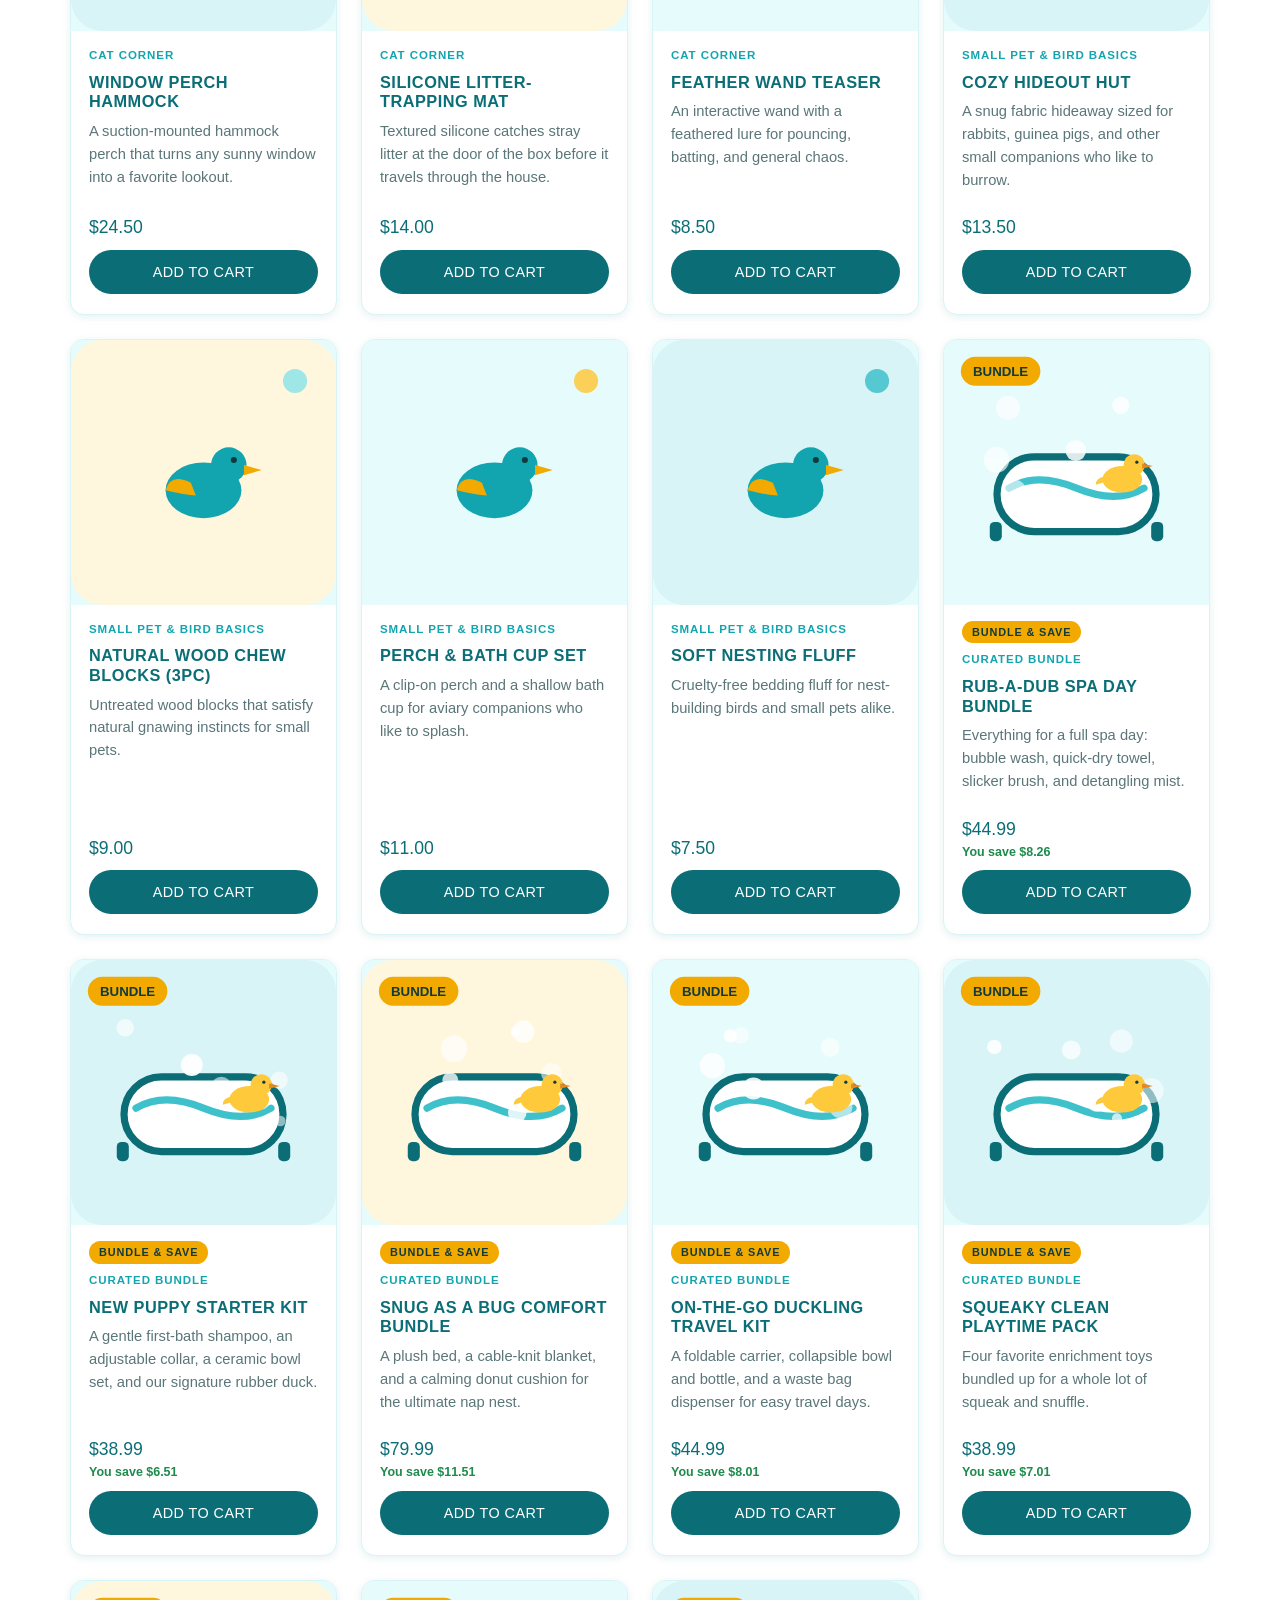
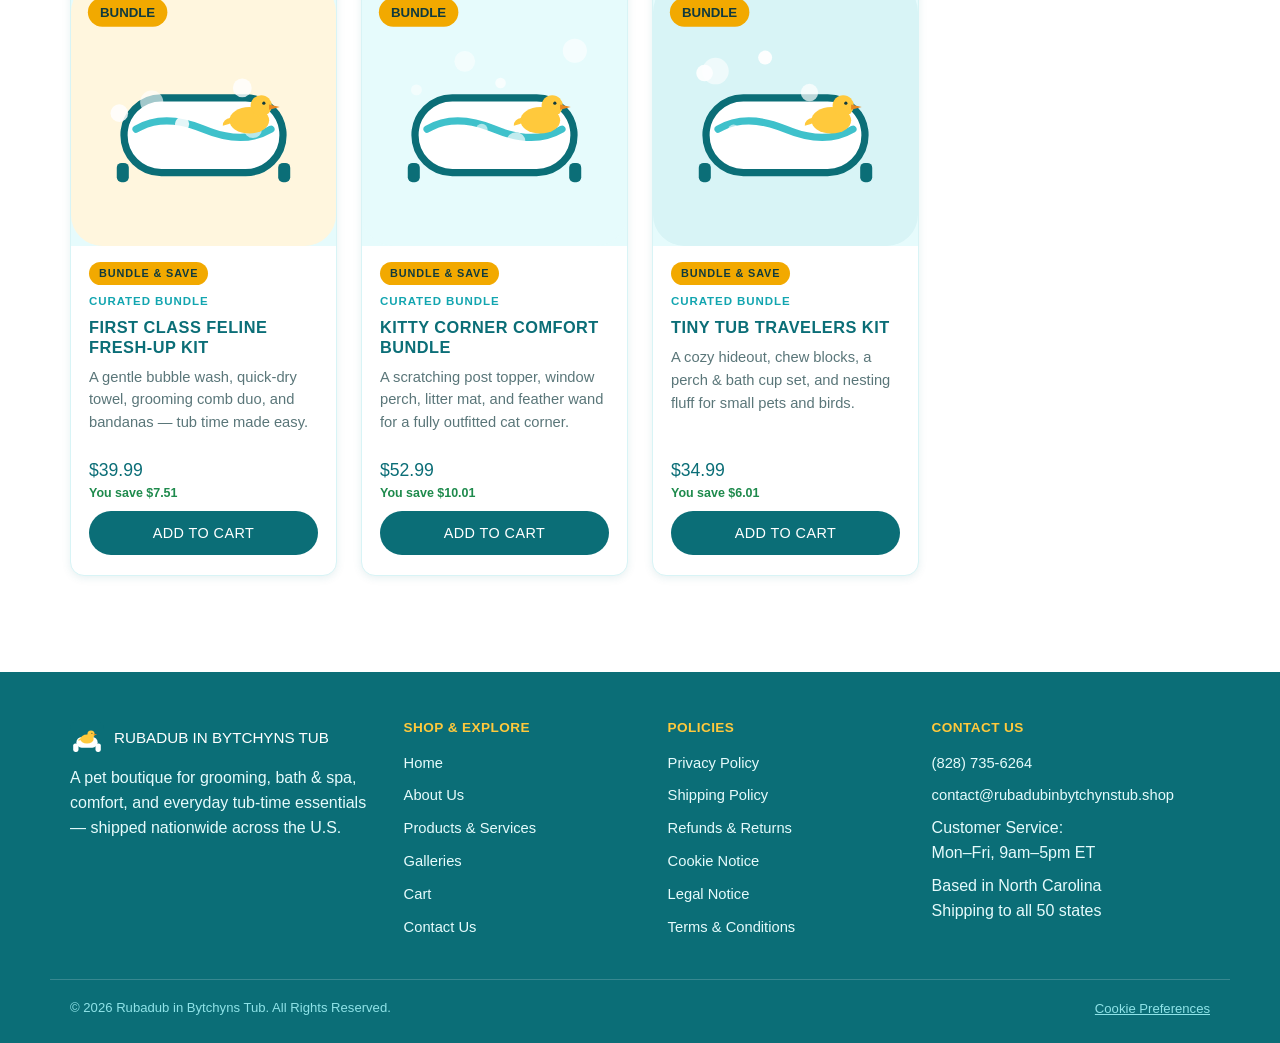
<file: products.html>
<!DOCTYPE html>
<html lang="en">
<head>
  <meta charset="UTF-8">
  <meta name="viewport" content="width=device-width, initial-scale=1.0">
  <title>Products & Services | Rubadub in Bytchyns Tub</title>
  <meta name="description" content="Shop grooming tools, bath & spa, comfort, feeding, apparel, toys, travel gear, cat corner picks, and small pet & bird basics at Rubadub in Bytchyns Tub — shipped nationwide across the U.S.">
  <link rel="icon" href="images/brand/favicon.svg" type="image/svg+xml">
  <link rel="stylesheet" href="css/style.css">
</head>
<body>
  <a class="skip-link" href="#main-content">Skip to main content</a>
  <header class="site-header">
    <div class="nav-bar container">
      <a href="index.html" class="brand">
        <img src="images/brand/logo.svg" alt="">
        <span class="brand-text">Rubadub in Bytchyns Tub<span>Shipping Nationwide</span></span>
      </a>
      <button id="nav-toggle" class="nav-toggle" aria-expanded="false" aria-controls="nav-links" aria-label="Toggle navigation menu">&#9776;</button>
      <ul id="nav-links" class="nav-links">
      <li><a href="index.html">Home</a></li>
      <li><a href="products.html">Shop</a></li>
      <li><a href="contact.html">Contact Us</a></li>
      <li><a href="galleries.html">Galleries</a></li>
      </ul>
      <div class="nav-actions">
        <a href="cart.html" class="cart-link"><svg width="18" height="18" viewBox="0 0 24 24" aria-hidden="true">
      <path d="M3 4h2l2.4 12.2a2 2 0 0 0 2 1.8h7.2a2 2 0 0 0 2-1.6L20 8H6.2" fill="none" stroke="currentColor" stroke-width="2" stroke-linecap="round" stroke-linejoin="round"/>
      <circle cx="10" cy="21" r="1.6" fill="currentColor"/>
      <circle cx="18" cy="21" r="1.6" fill="currentColor"/>
    </svg> Cart <span class="cart-count" data-cart-count>0</span></a>
      </div>
    </div>
  </header>

  <main id="main-content">
    <div class="page-header">
      <div class="container">
        <h1>Products &amp; Services</h1>
        <p class="lede" style="max-width: 640px; margin: 0 auto;">Browse the full tub &mdash; filter by category or shop our curated bundles, all shipped nationwide across the U.S. Don&rsquo;t see what you need? <a href="contact.html">Reach out</a> and we&rsquo;ll do our best to source it.</p>
      </div>
    </div>

    <section class="section">
      <div class="container">
        <div id="category-chips" class="chip-row"></div>
        <div id="product-grid" class="grid grid-4"></div>
      </div>
    </section>

    <div id="toast" class="toast" role="status" aria-live="polite"></div>

  </main>
  <footer class="site-footer">
    <div class="container footer-grid">
      <div>
        <div class="footer-brand"><img src="images/brand/logo.svg" alt=""><span>Rubadub in Bytchyns Tub</span></div>
        <p>A pet boutique for grooming, bath &amp; spa, comfort, and everyday tub-time essentials &mdash; shipped nationwide across the U.S.</p>
      </div>
      <div>
        <h4>Shop &amp; Explore</h4>
        <ul>
          <li><a href="index.html">Home</a></li>
          <li><a href="about.html">About Us</a></li>
          <li><a href="products.html">Products &amp; Services</a></li>
          <li><a href="galleries.html">Galleries</a></li>
          <li><a href="cart.html">Cart</a></li>
          <li><a href="contact.html">Contact Us</a></li>
        </ul>
      </div>
      <div>
        <h4>Policies</h4>
        <ul>
          <li><a href="privacy.html">Privacy Policy</a></li>
          <li><a href="shipping.html">Shipping Policy</a></li>
          <li><a href="refunds.html">Refunds &amp; Returns</a></li>
          <li><a href="cookies.html">Cookie Notice</a></li>
          <li><a href="legal.html">Legal Notice</a></li>
          <li><a href="terms.html">Terms &amp; Conditions</a></li>
        </ul>
      </div>
      <div>
        <h4>Contact Us</h4>
        <ul>
          <li><a href="tel:+18287356264">(828) 735-6264</a></li>
          <li><a href="mailto:contact@rubadubinbytchynstub.shop">contact@rubadubinbytchynstub.shop</a></li>
          <li>Customer Service:<br>Mon&ndash;Fri, 9am&ndash;5pm ET</li>
          <li>Based in North Carolina<br>Shipping to all 50 states</li>
        </ul>
      </div>
    </div>
    <div class="container footer-bottom">
      <span>&copy; <span data-year>2026</span> Rubadub in Bytchyns Tub. All Rights Reserved.</span>
      <button type="button" data-open-cookie-prefs>Cookie Preferences</button>
    </div>
  </footer>

  <div id="cookie-banner" class="cookie-banner">
    <div class="cookie-banner-inner container">
      <p>We use cookies to keep the cart working and to understand how folks shop with us. See our <a href="cookies.html">Cookie Notice</a> for details.</p>
      <div class="cookie-actions">
        <button id="cookie-reject" class="btn btn-outline btn-sm" type="button">Reject Non-Essential</button>
        <button id="cookie-accept-all" class="btn btn-accent btn-sm" type="button">Accept All</button>
      </div>
    </div>
  </div>
  <button id="cookie-prefs-btn" class="cookie-prefs-btn" type="button" aria-label="Open cookie preferences">&#127850; Cookie Preferences</button>

  <div id="cookie-modal" class="modal-overlay">
    <div class="modal-box">
      <h3>Cookie Preferences</h3>
      <p class="text-muted">Choose which optional cookies we can use. Essential cookies (for cart &amp; checkout) are always on.</p>
      <div class="pref-row">
        <div><strong>Essential</strong><span>Required for cart &amp; checkout to work.</span></div>
        <label class="toggle"><input type="checkbox" checked disabled><span class="track"></span></label>
      </div>
      <div class="pref-row">
        <div><strong>Analytics</strong><span>Helps us understand which pages are useful.</span></div>
        <label class="toggle"><input type="checkbox" id="pref-analytics"><span class="track"></span></label>
      </div>
      <div class="pref-row">
        <div><strong>Marketing</strong><span>Used for future promotions and offers.</span></div>
        <label class="toggle"><input type="checkbox" id="pref-marketing"><span class="track"></span></label>
      </div>
      <div class="modal-actions">
        <button id="cookie-modal-close" class="btn btn-ghost btn-sm" type="button">Close</button>
        <button id="cookie-save-prefs" class="btn btn-outline btn-sm" type="button">Save Preferences</button>
        <button id="cookie-modal-accept-all" class="btn btn-accent btn-sm" type="button">Accept All</button>
      </div>
    </div>
  </div>

  <script src="js/products.js"></script>
  <script src="js/cart.js"></script>
  <script src="js/orders.js"></script>
  <script src="js/main.js"></script>
  <script src="js/products-page.js"></script>
</body>
</html>
</file>
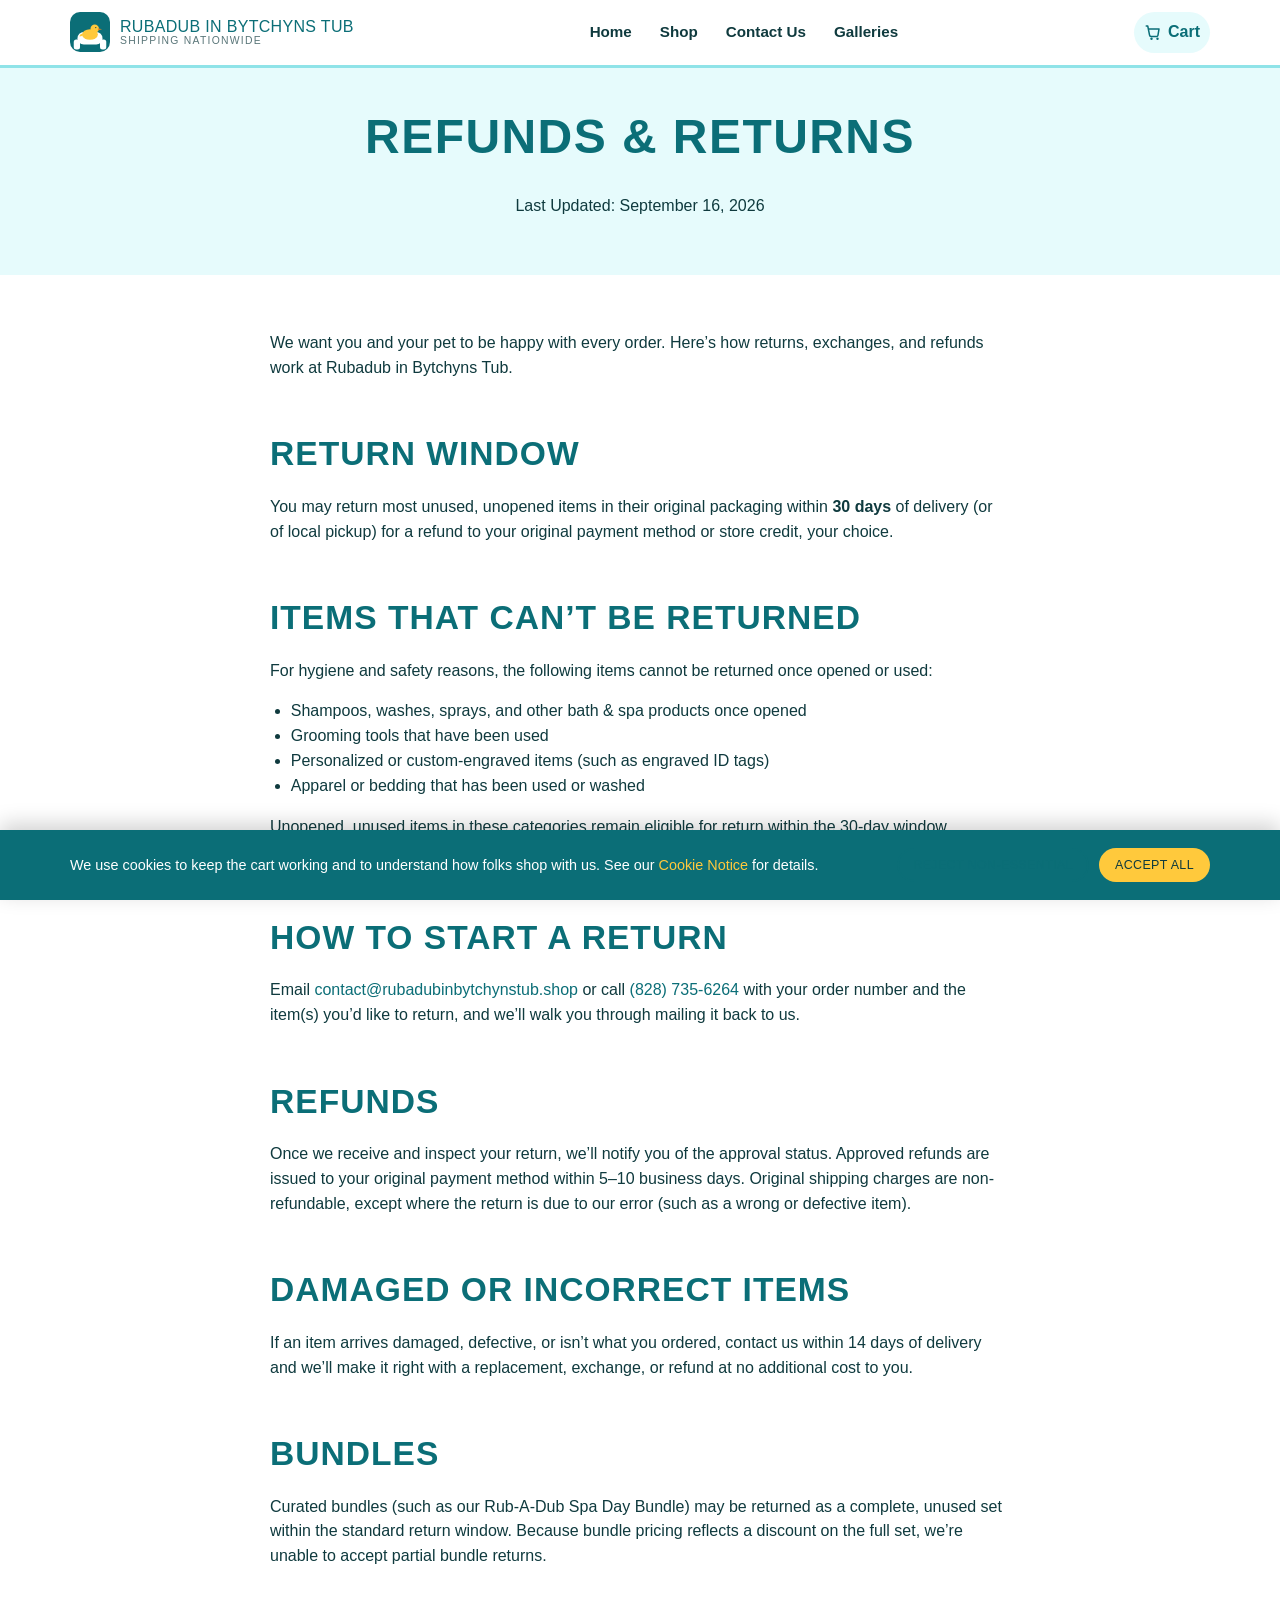
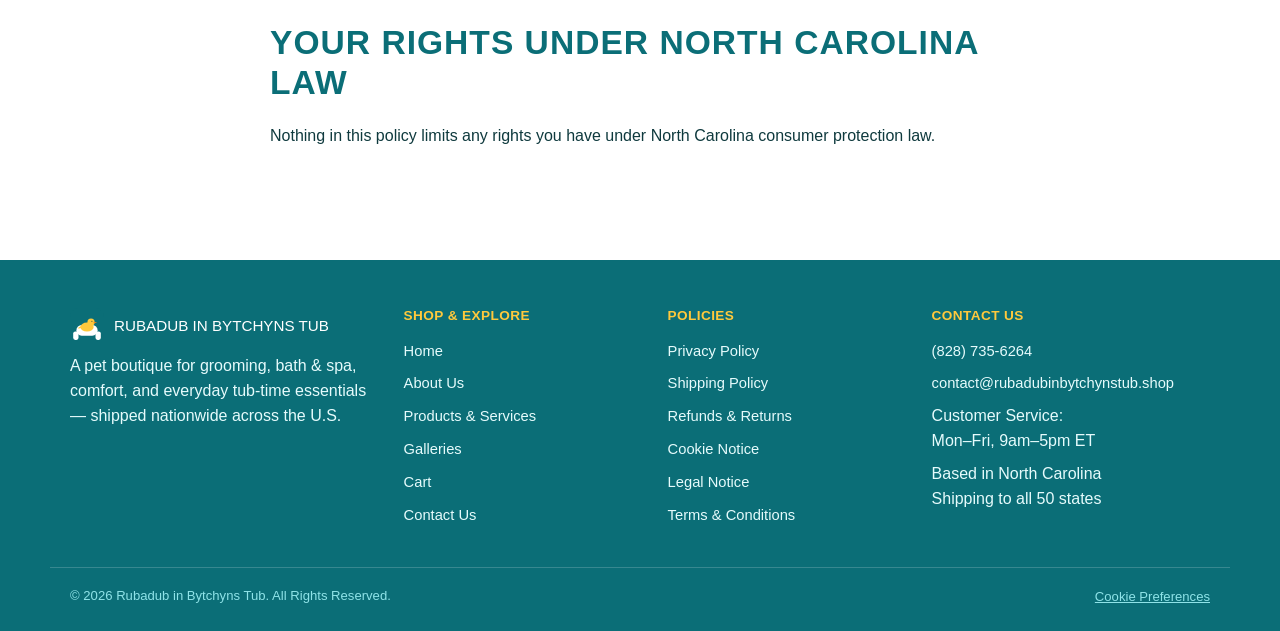
<file: refunds.html>
<!DOCTYPE html>
<html lang="en">
<head>
  <meta charset="UTF-8">
  <meta name="viewport" content="width=device-width, initial-scale=1.0">
  <title>Refunds & Returns | Rubadub in Bytchyns Tub</title>
  <meta name="description" content="Return, exchange, and refund policy for Rubadub in Bytchyns Tub.">
  <link rel="icon" href="images/brand/favicon.svg" type="image/svg+xml">
  <link rel="stylesheet" href="css/style.css">
</head>
<body>
  <a class="skip-link" href="#main-content">Skip to main content</a>
  <header class="site-header">
    <div class="nav-bar container">
      <a href="index.html" class="brand">
        <img src="images/brand/logo.svg" alt="">
        <span class="brand-text">Rubadub in Bytchyns Tub<span>Shipping Nationwide</span></span>
      </a>
      <button id="nav-toggle" class="nav-toggle" aria-expanded="false" aria-controls="nav-links" aria-label="Toggle navigation menu">&#9776;</button>
      <ul id="nav-links" class="nav-links">
      <li><a href="index.html">Home</a></li>
      <li><a href="products.html">Shop</a></li>
      <li><a href="contact.html">Contact Us</a></li>
      <li><a href="galleries.html">Galleries</a></li>
      </ul>
      <div class="nav-actions">
        <a href="cart.html" class="cart-link"><svg width="18" height="18" viewBox="0 0 24 24" aria-hidden="true">
      <path d="M3 4h2l2.4 12.2a2 2 0 0 0 2 1.8h7.2a2 2 0 0 0 2-1.6L20 8H6.2" fill="none" stroke="currentColor" stroke-width="2" stroke-linecap="round" stroke-linejoin="round"/>
      <circle cx="10" cy="21" r="1.6" fill="currentColor"/>
      <circle cx="18" cy="21" r="1.6" fill="currentColor"/>
    </svg> Cart <span class="cart-count" data-cart-count>0</span></a>
      </div>
    </div>
  </header>

  <main id="main-content">
    <div class="page-header">
      <div class="container">
        <h1>Refunds &amp; Returns</h1>
        <p class="lede">Last Updated: September 16, 2026</p>
      </div>
    </div>

    <section class="section">
      <div class="container legal-content">
        <p>We want you and your pet to be happy with every order. Here&rsquo;s how returns, exchanges, and refunds work at Rubadub in Bytchyns Tub.</p>

        <h2>Return Window</h2>
        <p>You may return most unused, unopened items in their original packaging within <strong>30 days</strong> of delivery (or of local pickup) for a refund to your original payment method or store credit, your choice.</p>

        <h2>Items That Can&rsquo;t Be Returned</h2>
        <p>For hygiene and safety reasons, the following items cannot be returned once opened or used:</p>
        <ul>
          <li>Shampoos, washes, sprays, and other bath &amp; spa products once opened</li>
          <li>Grooming tools that have been used</li>
          <li>Personalized or custom-engraved items (such as engraved ID tags)</li>
          <li>Apparel or bedding that has been used or washed</li>
        </ul>
        <p>Unopened, unused items in these categories remain eligible for return within the 30-day window described above.</p>

        <h2>How to Start a Return</h2>
        <p>Email <a href="mailto:contact@rubadubinbytchynstub.shop">contact@rubadubinbytchynstub.shop</a> or call <a href="tel:+18287356264">(828) 735-6264</a> with your order number and the item(s) you&rsquo;d like to return, and we&rsquo;ll walk you through mailing it back to us.</p>

        <h2>Refunds</h2>
        <p>Once we receive and inspect your return, we&rsquo;ll notify you of the approval status. Approved refunds are issued to your original payment method within 5&ndash;10 business days. Original shipping charges are non-refundable, except where the return is due to our error (such as a wrong or defective item).</p>

        <h2>Damaged or Incorrect Items</h2>
        <p>If an item arrives damaged, defective, or isn&rsquo;t what you ordered, contact us within 14 days of delivery and we&rsquo;ll make it right with a replacement, exchange, or refund at no additional cost to you.</p>

        <h2>Bundles</h2>
        <p>Curated bundles (such as our Rub-A-Dub Spa Day Bundle) may be returned as a complete, unused set within the standard return window. Because bundle pricing reflects a discount on the full set, we&rsquo;re unable to accept partial bundle returns.</p>

        <h2>Your Rights Under North Carolina Law</h2>
        <p>Nothing in this policy limits any rights you have under North Carolina consumer protection law.</p>

      </div>
    </section>

  </main>
  <footer class="site-footer">
    <div class="container footer-grid">
      <div>
        <div class="footer-brand"><img src="images/brand/logo.svg" alt=""><span>Rubadub in Bytchyns Tub</span></div>
        <p>A pet boutique for grooming, bath &amp; spa, comfort, and everyday tub-time essentials &mdash; shipped nationwide across the U.S.</p>
      </div>
      <div>
        <h4>Shop &amp; Explore</h4>
        <ul>
          <li><a href="index.html">Home</a></li>
          <li><a href="about.html">About Us</a></li>
          <li><a href="products.html">Products &amp; Services</a></li>
          <li><a href="galleries.html">Galleries</a></li>
          <li><a href="cart.html">Cart</a></li>
          <li><a href="contact.html">Contact Us</a></li>
        </ul>
      </div>
      <div>
        <h4>Policies</h4>
        <ul>
          <li><a href="privacy.html">Privacy Policy</a></li>
          <li><a href="shipping.html">Shipping Policy</a></li>
          <li><a href="refunds.html">Refunds &amp; Returns</a></li>
          <li><a href="cookies.html">Cookie Notice</a></li>
          <li><a href="legal.html">Legal Notice</a></li>
          <li><a href="terms.html">Terms &amp; Conditions</a></li>
        </ul>
      </div>
      <div>
        <h4>Contact Us</h4>
        <ul>
          <li><a href="tel:+18287356264">(828) 735-6264</a></li>
          <li><a href="mailto:contact@rubadubinbytchynstub.shop">contact@rubadubinbytchynstub.shop</a></li>
          <li>Customer Service:<br>Mon&ndash;Fri, 9am&ndash;5pm ET</li>
          <li>Based in North Carolina<br>Shipping to all 50 states</li>
        </ul>
      </div>
    </div>
    <div class="container footer-bottom">
      <span>&copy; <span data-year>2026</span> Rubadub in Bytchyns Tub. All Rights Reserved.</span>
      <button type="button" data-open-cookie-prefs>Cookie Preferences</button>
    </div>
  </footer>

  <div id="cookie-banner" class="cookie-banner">
    <div class="cookie-banner-inner container">
      <p>We use cookies to keep the cart working and to understand how folks shop with us. See our <a href="cookies.html">Cookie Notice</a> for details.</p>
      <div class="cookie-actions">
        <button id="cookie-reject" class="btn btn-outline btn-sm" type="button">Reject Non-Essential</button>
        <button id="cookie-accept-all" class="btn btn-accent btn-sm" type="button">Accept All</button>
      </div>
    </div>
  </div>
  <button id="cookie-prefs-btn" class="cookie-prefs-btn" type="button" aria-label="Open cookie preferences">&#127850; Cookie Preferences</button>

  <div id="cookie-modal" class="modal-overlay">
    <div class="modal-box">
      <h3>Cookie Preferences</h3>
      <p class="text-muted">Choose which optional cookies we can use. Essential cookies (for cart &amp; checkout) are always on.</p>
      <div class="pref-row">
        <div><strong>Essential</strong><span>Required for cart &amp; checkout to work.</span></div>
        <label class="toggle"><input type="checkbox" checked disabled><span class="track"></span></label>
      </div>
      <div class="pref-row">
        <div><strong>Analytics</strong><span>Helps us understand which pages are useful.</span></div>
        <label class="toggle"><input type="checkbox" id="pref-analytics"><span class="track"></span></label>
      </div>
      <div class="pref-row">
        <div><strong>Marketing</strong><span>Used for future promotions and offers.</span></div>
        <label class="toggle"><input type="checkbox" id="pref-marketing"><span class="track"></span></label>
      </div>
      <div class="modal-actions">
        <button id="cookie-modal-close" class="btn btn-ghost btn-sm" type="button">Close</button>
        <button id="cookie-save-prefs" class="btn btn-outline btn-sm" type="button">Save Preferences</button>
        <button id="cookie-modal-accept-all" class="btn btn-accent btn-sm" type="button">Accept All</button>
      </div>
    </div>
  </div>

  <script src="js/products.js"></script>
  <script src="js/cart.js"></script>
  <script src="js/orders.js"></script>
  <script src="js/main.js"></script>

</body>
</html>
</file>
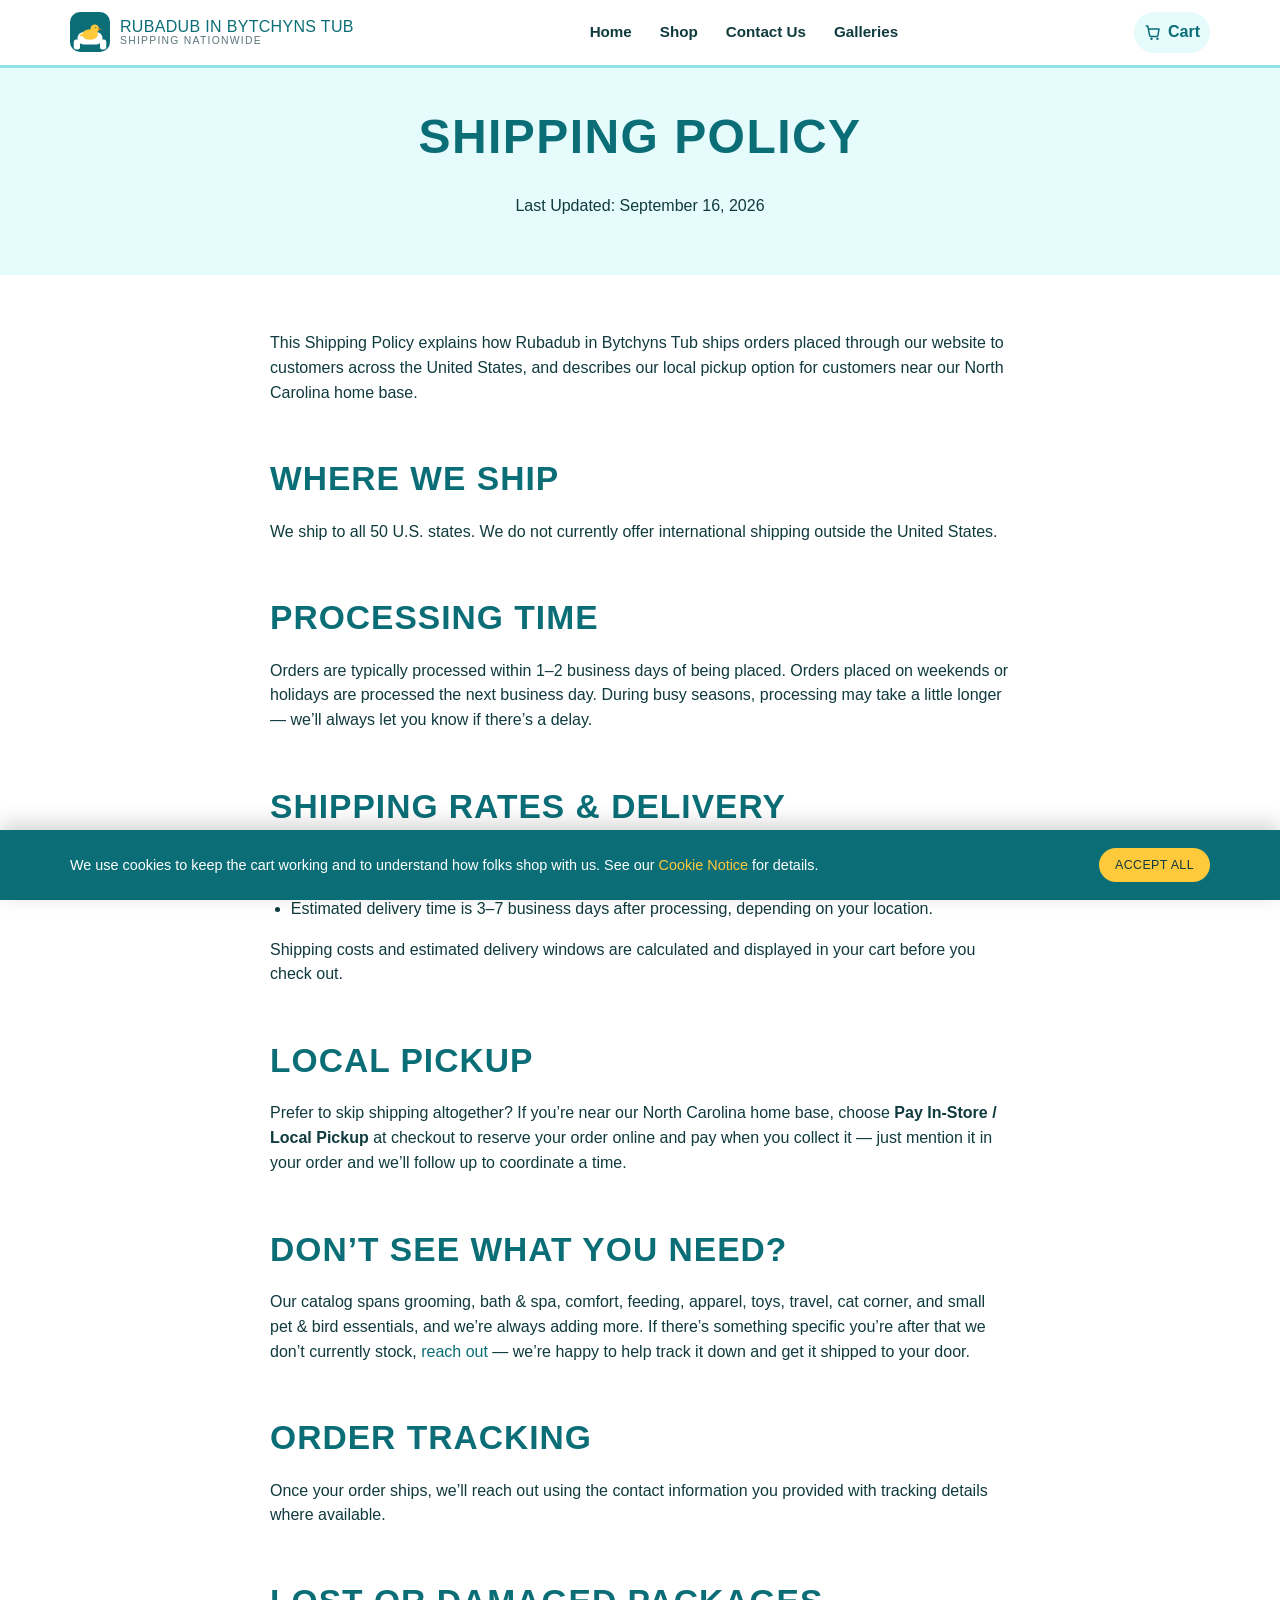
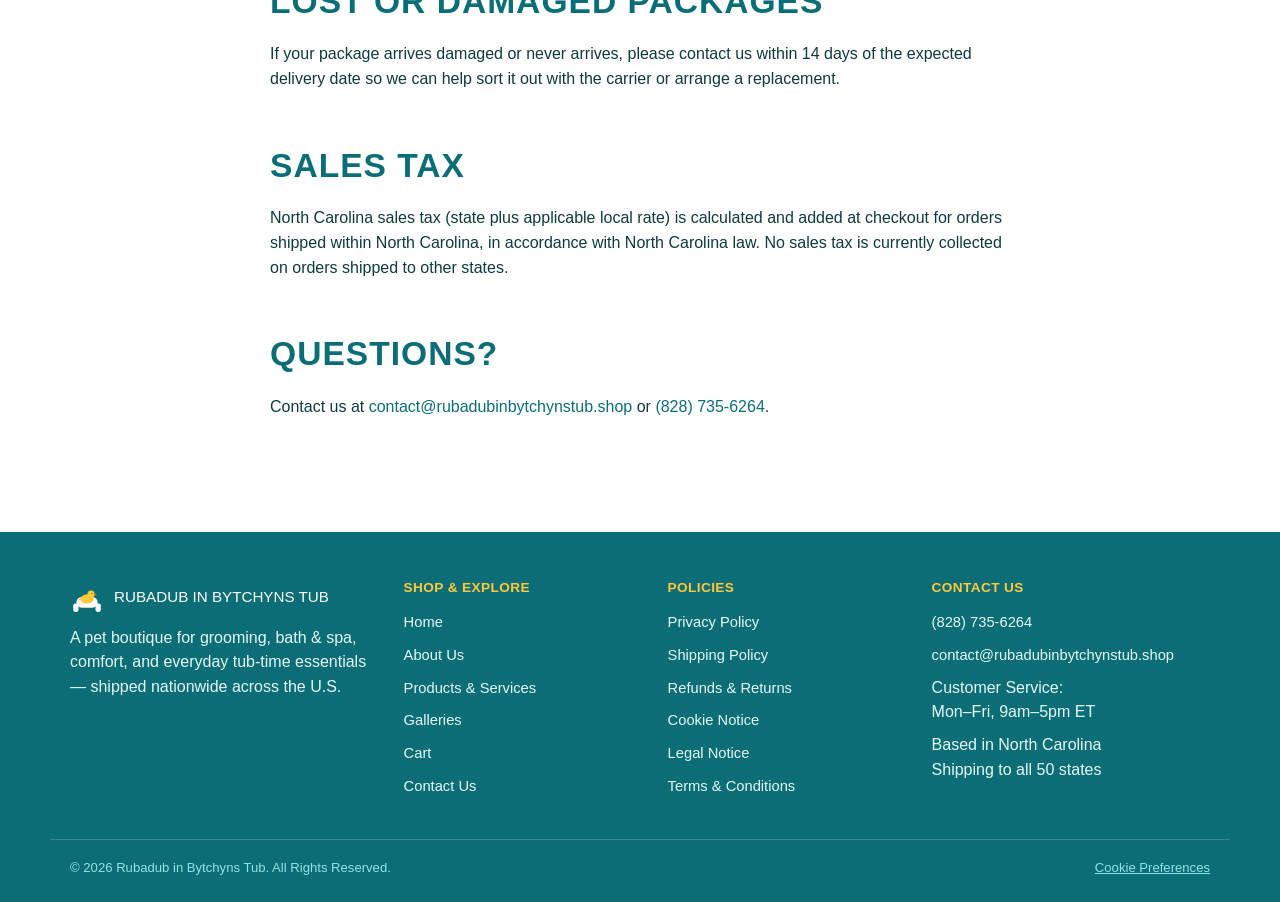
<file: shipping.html>
<!DOCTYPE html>
<html lang="en">
<head>
  <meta charset="UTF-8">
  <meta name="viewport" content="width=device-width, initial-scale=1.0">
  <title>Shipping Policy | Rubadub in Bytchyns Tub</title>
  <meta name="description" content="Nationwide U.S. shipping rates, delivery times, and local pickup details for Rubadub in Bytchyns Tub.">
  <link rel="icon" href="images/brand/favicon.svg" type="image/svg+xml">
  <link rel="stylesheet" href="css/style.css">
</head>
<body>
  <a class="skip-link" href="#main-content">Skip to main content</a>
  <header class="site-header">
    <div class="nav-bar container">
      <a href="index.html" class="brand">
        <img src="images/brand/logo.svg" alt="">
        <span class="brand-text">Rubadub in Bytchyns Tub<span>Shipping Nationwide</span></span>
      </a>
      <button id="nav-toggle" class="nav-toggle" aria-expanded="false" aria-controls="nav-links" aria-label="Toggle navigation menu">&#9776;</button>
      <ul id="nav-links" class="nav-links">
      <li><a href="index.html">Home</a></li>
      <li><a href="products.html">Shop</a></li>
      <li><a href="contact.html">Contact Us</a></li>
      <li><a href="galleries.html">Galleries</a></li>
      </ul>
      <div class="nav-actions">
        <a href="cart.html" class="cart-link"><svg width="18" height="18" viewBox="0 0 24 24" aria-hidden="true">
      <path d="M3 4h2l2.4 12.2a2 2 0 0 0 2 1.8h7.2a2 2 0 0 0 2-1.6L20 8H6.2" fill="none" stroke="currentColor" stroke-width="2" stroke-linecap="round" stroke-linejoin="round"/>
      <circle cx="10" cy="21" r="1.6" fill="currentColor"/>
      <circle cx="18" cy="21" r="1.6" fill="currentColor"/>
    </svg> Cart <span class="cart-count" data-cart-count>0</span></a>
      </div>
    </div>
  </header>

  <main id="main-content">
    <div class="page-header">
      <div class="container">
        <h1>Shipping Policy</h1>
        <p class="lede">Last Updated: September 16, 2026</p>
      </div>
    </div>

    <section class="section">
      <div class="container legal-content">
        <p>This Shipping Policy explains how Rubadub in Bytchyns Tub ships orders placed through our website to customers across the United States, and describes our local pickup option for customers near our North Carolina home base.</p>

        <h2>Where We Ship</h2>
        <p>We ship to all 50 U.S. states. We do not currently offer international shipping outside the United States.</p>

        <h2>Processing Time</h2>
        <p>Orders are typically processed within 1&ndash;2 business days of being placed. Orders placed on weekends or holidays are processed the next business day. During busy seasons, processing may take a little longer &mdash; we&rsquo;ll always let you know if there&rsquo;s a delay.</p>

        <h2>Shipping Rates &amp; Delivery</h2>
        <ul>
          <li>Flat-rate shipping of <strong>$6.95</strong> applies to orders under <strong>$60.00</strong>.</li>
          <li><strong>Free standard shipping</strong> applies to orders of <strong>$60.00 or more</strong> (before tax), anywhere in the U.S.</li>
          <li>Estimated delivery time is 3&ndash;7 business days after processing, depending on your location.</li>
        </ul>
        <p>Shipping costs and estimated delivery windows are calculated and displayed in your cart before you check out.</p>

        <h2>Local Pickup</h2>
        <p>Prefer to skip shipping altogether? If you&rsquo;re near our North Carolina home base, choose <strong>Pay In-Store / Local Pickup</strong> at checkout to reserve your order online and pay when you collect it &mdash; just mention it in your order and we&rsquo;ll follow up to coordinate a time.</p>

        <h2>Don&rsquo;t See What You Need?</h2>
        <p>Our catalog spans grooming, bath &amp; spa, comfort, feeding, apparel, toys, travel, cat corner, and small pet &amp; bird essentials, and we&rsquo;re always adding more. If there&rsquo;s something specific you&rsquo;re after that we don&rsquo;t currently stock, <a href="contact.html">reach out</a> &mdash; we&rsquo;re happy to help track it down and get it shipped to your door.</p>

        <h2>Order Tracking</h2>
        <p>Once your order ships, we&rsquo;ll reach out using the contact information you provided with tracking details where available.</p>

        <h2>Lost or Damaged Packages</h2>
        <p>If your package arrives damaged or never arrives, please contact us within 14 days of the expected delivery date so we can help sort it out with the carrier or arrange a replacement.</p>

        <h2>Sales Tax</h2>
        <p>North Carolina sales tax (state plus applicable local rate) is calculated and added at checkout for orders shipped within North Carolina, in accordance with North Carolina law. No sales tax is currently collected on orders shipped to other states.</p>

        <h2>Questions?</h2>
        <p>Contact us at <a href="mailto:contact@rubadubinbytchynstub.shop">contact@rubadubinbytchynstub.shop</a> or <a href="tel:+18287356264">(828) 735-6264</a>.</p>

      </div>
    </section>

  </main>
  <footer class="site-footer">
    <div class="container footer-grid">
      <div>
        <div class="footer-brand"><img src="images/brand/logo.svg" alt=""><span>Rubadub in Bytchyns Tub</span></div>
        <p>A pet boutique for grooming, bath &amp; spa, comfort, and everyday tub-time essentials &mdash; shipped nationwide across the U.S.</p>
      </div>
      <div>
        <h4>Shop &amp; Explore</h4>
        <ul>
          <li><a href="index.html">Home</a></li>
          <li><a href="about.html">About Us</a></li>
          <li><a href="products.html">Products &amp; Services</a></li>
          <li><a href="galleries.html">Galleries</a></li>
          <li><a href="cart.html">Cart</a></li>
          <li><a href="contact.html">Contact Us</a></li>
        </ul>
      </div>
      <div>
        <h4>Policies</h4>
        <ul>
          <li><a href="privacy.html">Privacy Policy</a></li>
          <li><a href="shipping.html">Shipping Policy</a></li>
          <li><a href="refunds.html">Refunds &amp; Returns</a></li>
          <li><a href="cookies.html">Cookie Notice</a></li>
          <li><a href="legal.html">Legal Notice</a></li>
          <li><a href="terms.html">Terms &amp; Conditions</a></li>
        </ul>
      </div>
      <div>
        <h4>Contact Us</h4>
        <ul>
          <li><a href="tel:+18287356264">(828) 735-6264</a></li>
          <li><a href="mailto:contact@rubadubinbytchynstub.shop">contact@rubadubinbytchynstub.shop</a></li>
          <li>Customer Service:<br>Mon&ndash;Fri, 9am&ndash;5pm ET</li>
          <li>Based in North Carolina<br>Shipping to all 50 states</li>
        </ul>
      </div>
    </div>
    <div class="container footer-bottom">
      <span>&copy; <span data-year>2026</span> Rubadub in Bytchyns Tub. All Rights Reserved.</span>
      <button type="button" data-open-cookie-prefs>Cookie Preferences</button>
    </div>
  </footer>

  <div id="cookie-banner" class="cookie-banner">
    <div class="cookie-banner-inner container">
      <p>We use cookies to keep the cart working and to understand how folks shop with us. See our <a href="cookies.html">Cookie Notice</a> for details.</p>
      <div class="cookie-actions">
        <button id="cookie-reject" class="btn btn-outline btn-sm" type="button">Reject Non-Essential</button>
        <button id="cookie-accept-all" class="btn btn-accent btn-sm" type="button">Accept All</button>
      </div>
    </div>
  </div>
  <button id="cookie-prefs-btn" class="cookie-prefs-btn" type="button" aria-label="Open cookie preferences">&#127850; Cookie Preferences</button>

  <div id="cookie-modal" class="modal-overlay">
    <div class="modal-box">
      <h3>Cookie Preferences</h3>
      <p class="text-muted">Choose which optional cookies we can use. Essential cookies (for cart &amp; checkout) are always on.</p>
      <div class="pref-row">
        <div><strong>Essential</strong><span>Required for cart &amp; checkout to work.</span></div>
        <label class="toggle"><input type="checkbox" checked disabled><span class="track"></span></label>
      </div>
      <div class="pref-row">
        <div><strong>Analytics</strong><span>Helps us understand which pages are useful.</span></div>
        <label class="toggle"><input type="checkbox" id="pref-analytics"><span class="track"></span></label>
      </div>
      <div class="pref-row">
        <div><strong>Marketing</strong><span>Used for future promotions and offers.</span></div>
        <label class="toggle"><input type="checkbox" id="pref-marketing"><span class="track"></span></label>
      </div>
      <div class="modal-actions">
        <button id="cookie-modal-close" class="btn btn-ghost btn-sm" type="button">Close</button>
        <button id="cookie-save-prefs" class="btn btn-outline btn-sm" type="button">Save Preferences</button>
        <button id="cookie-modal-accept-all" class="btn btn-accent btn-sm" type="button">Accept All</button>
      </div>
    </div>
  </div>

  <script src="js/products.js"></script>
  <script src="js/cart.js"></script>
  <script src="js/orders.js"></script>
  <script src="js/main.js"></script>

</body>
</html>
</file>
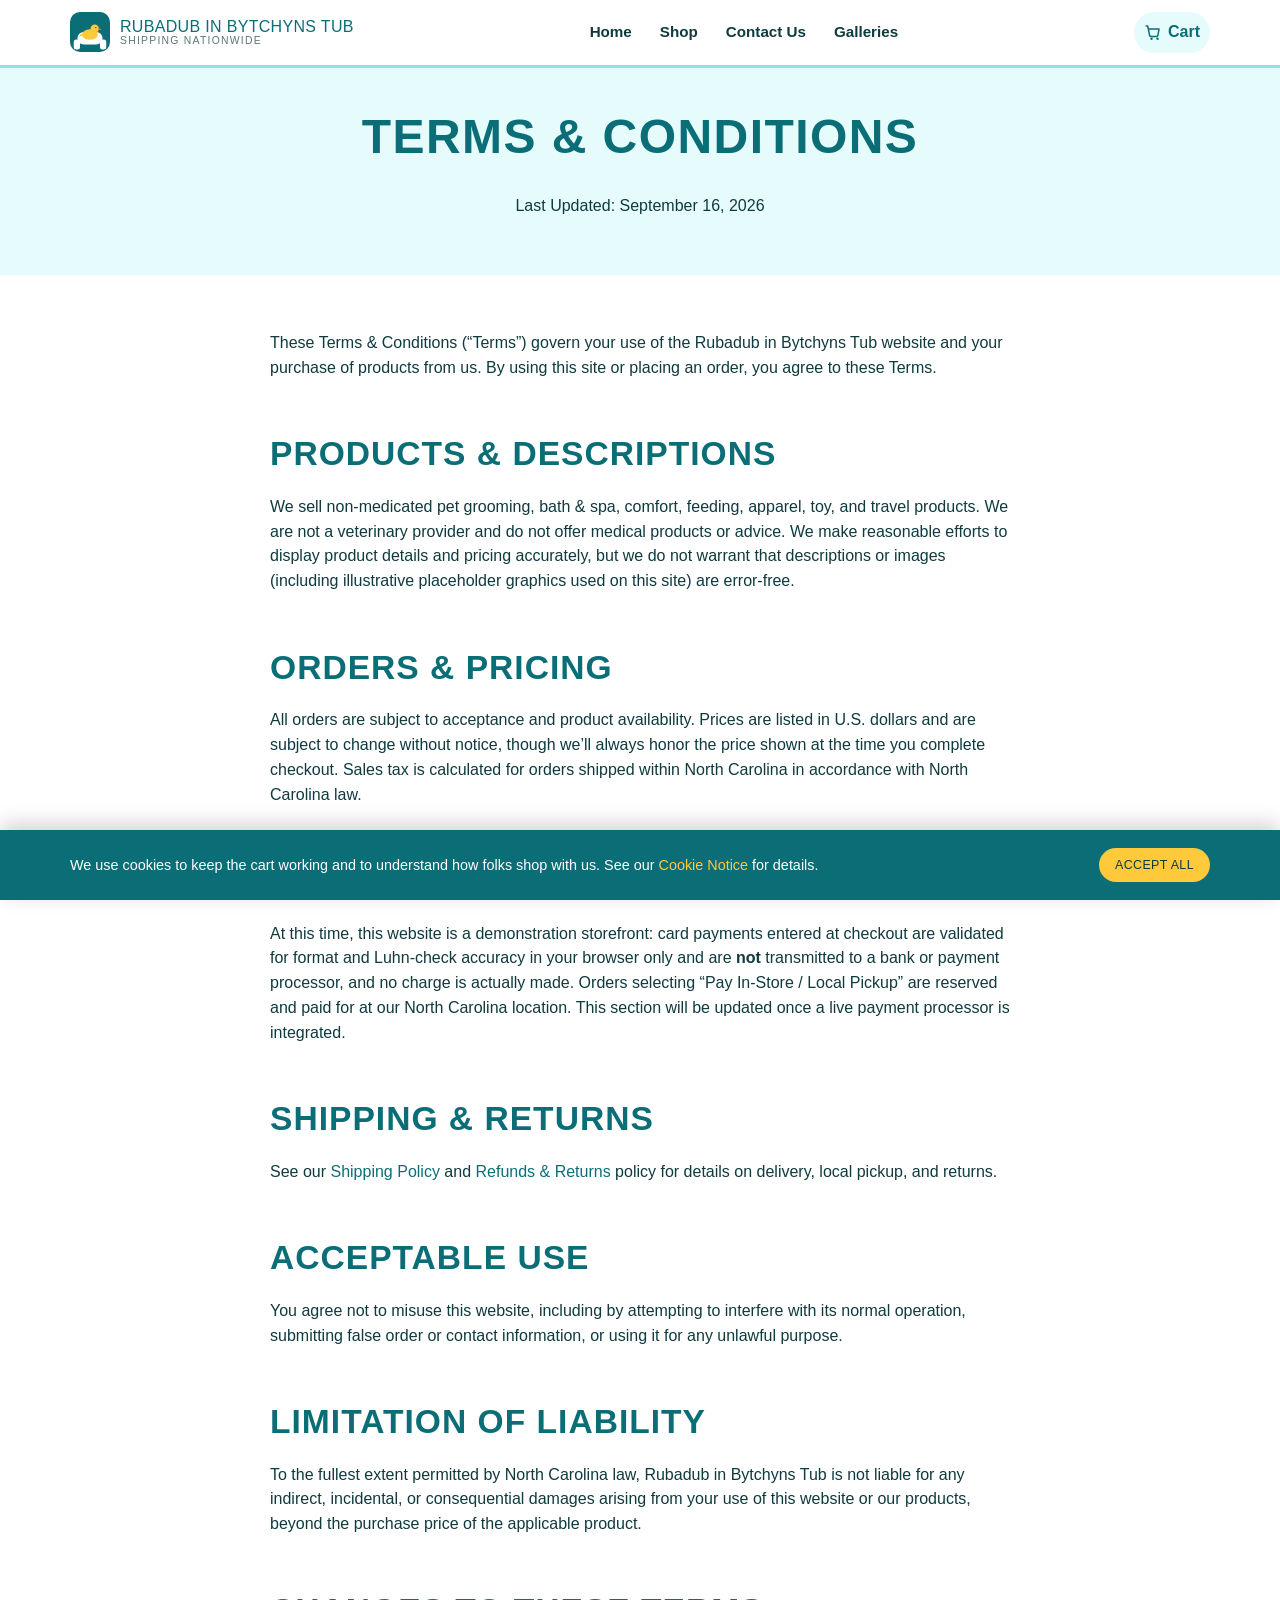
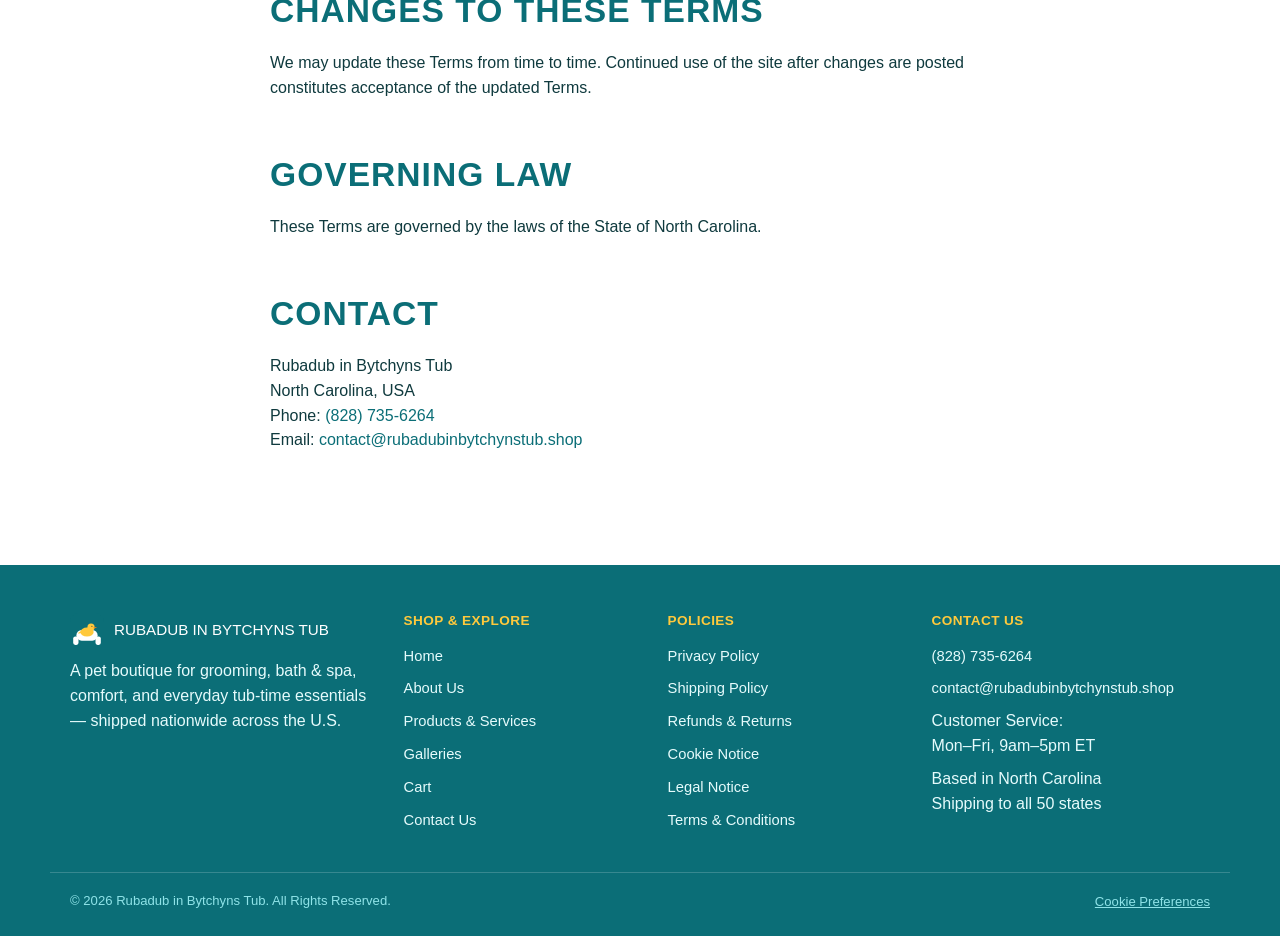
<file: terms.html>
<!DOCTYPE html>
<html lang="en">
<head>
  <meta charset="UTF-8">
  <meta name="viewport" content="width=device-width, initial-scale=1.0">
  <title>Terms & Conditions | Rubadub in Bytchyns Tub</title>
  <meta name="description" content="Terms and Conditions for using the Rubadub in Bytchyns Tub website and placing orders.">
  <link rel="icon" href="images/brand/favicon.svg" type="image/svg+xml">
  <link rel="stylesheet" href="css/style.css">
</head>
<body>
  <a class="skip-link" href="#main-content">Skip to main content</a>
  <header class="site-header">
    <div class="nav-bar container">
      <a href="index.html" class="brand">
        <img src="images/brand/logo.svg" alt="">
        <span class="brand-text">Rubadub in Bytchyns Tub<span>Shipping Nationwide</span></span>
      </a>
      <button id="nav-toggle" class="nav-toggle" aria-expanded="false" aria-controls="nav-links" aria-label="Toggle navigation menu">&#9776;</button>
      <ul id="nav-links" class="nav-links">
      <li><a href="index.html">Home</a></li>
      <li><a href="products.html">Shop</a></li>
      <li><a href="contact.html">Contact Us</a></li>
      <li><a href="galleries.html">Galleries</a></li>
      </ul>
      <div class="nav-actions">
        <a href="cart.html" class="cart-link"><svg width="18" height="18" viewBox="0 0 24 24" aria-hidden="true">
      <path d="M3 4h2l2.4 12.2a2 2 0 0 0 2 1.8h7.2a2 2 0 0 0 2-1.6L20 8H6.2" fill="none" stroke="currentColor" stroke-width="2" stroke-linecap="round" stroke-linejoin="round"/>
      <circle cx="10" cy="21" r="1.6" fill="currentColor"/>
      <circle cx="18" cy="21" r="1.6" fill="currentColor"/>
    </svg> Cart <span class="cart-count" data-cart-count>0</span></a>
      </div>
    </div>
  </header>

  <main id="main-content">
    <div class="page-header">
      <div class="container">
        <h1>Terms &amp; Conditions</h1>
        <p class="lede">Last Updated: September 16, 2026</p>
      </div>
    </div>

    <section class="section">
      <div class="container legal-content">
        <p>These Terms &amp; Conditions (&ldquo;Terms&rdquo;) govern your use of the Rubadub in Bytchyns Tub website and your purchase of products from us. By using this site or placing an order, you agree to these Terms.</p>

        <h2>Products &amp; Descriptions</h2>
        <p>We sell non-medicated pet grooming, bath &amp; spa, comfort, feeding, apparel, toy, and travel products. We are not a veterinary provider and do not offer medical products or advice. We make reasonable efforts to display product details and pricing accurately, but we do not warrant that descriptions or images (including illustrative placeholder graphics used on this site) are error-free.</p>

        <h2>Orders &amp; Pricing</h2>
        <p>All orders are subject to acceptance and product availability. Prices are listed in U.S. dollars and are subject to change without notice, though we&rsquo;ll always honor the price shown at the time you complete checkout. Sales tax is calculated for orders shipped within North Carolina in accordance with North Carolina law.</p>

        <h2>Payment</h2>
        <p>At this time, this website is a demonstration storefront: card payments entered at checkout are validated for format and Luhn-check accuracy in your browser only and are <strong>not</strong> transmitted to a bank or payment processor, and no charge is actually made. Orders selecting &ldquo;Pay In-Store / Local Pickup&rdquo; are reserved and paid for at our North Carolina location. This section will be updated once a live payment processor is integrated.</p>

        <h2>Shipping &amp; Returns</h2>
        <p>See our <a href="shipping.html">Shipping Policy</a> and <a href="refunds.html">Refunds &amp; Returns</a> policy for details on delivery, local pickup, and returns.</p>

        <h2>Acceptable Use</h2>
        <p>You agree not to misuse this website, including by attempting to interfere with its normal operation, submitting false order or contact information, or using it for any unlawful purpose.</p>

        <h2>Limitation of Liability</h2>
        <p>To the fullest extent permitted by North Carolina law, Rubadub in Bytchyns Tub is not liable for any indirect, incidental, or consequential damages arising from your use of this website or our products, beyond the purchase price of the applicable product.</p>

        <h2>Changes to These Terms</h2>
        <p>We may update these Terms from time to time. Continued use of the site after changes are posted constitutes acceptance of the updated Terms.</p>

        <h2>Governing Law</h2>
        <p>These Terms are governed by the laws of the State of North Carolina.</p>

        <h2>Contact</h2>
        <p>Rubadub in Bytchyns Tub<br>North Carolina, USA<br>Phone: <a href="tel:+18287356264">(828) 735-6264</a><br>Email: <a href="mailto:contact@rubadubinbytchynstub.shop">contact@rubadubinbytchynstub.shop</a></p>

      </div>
    </section>

  </main>
  <footer class="site-footer">
    <div class="container footer-grid">
      <div>
        <div class="footer-brand"><img src="images/brand/logo.svg" alt=""><span>Rubadub in Bytchyns Tub</span></div>
        <p>A pet boutique for grooming, bath &amp; spa, comfort, and everyday tub-time essentials &mdash; shipped nationwide across the U.S.</p>
      </div>
      <div>
        <h4>Shop &amp; Explore</h4>
        <ul>
          <li><a href="index.html">Home</a></li>
          <li><a href="about.html">About Us</a></li>
          <li><a href="products.html">Products &amp; Services</a></li>
          <li><a href="galleries.html">Galleries</a></li>
          <li><a href="cart.html">Cart</a></li>
          <li><a href="contact.html">Contact Us</a></li>
        </ul>
      </div>
      <div>
        <h4>Policies</h4>
        <ul>
          <li><a href="privacy.html">Privacy Policy</a></li>
          <li><a href="shipping.html">Shipping Policy</a></li>
          <li><a href="refunds.html">Refunds &amp; Returns</a></li>
          <li><a href="cookies.html">Cookie Notice</a></li>
          <li><a href="legal.html">Legal Notice</a></li>
          <li><a href="terms.html">Terms &amp; Conditions</a></li>
        </ul>
      </div>
      <div>
        <h4>Contact Us</h4>
        <ul>
          <li><a href="tel:+18287356264">(828) 735-6264</a></li>
          <li><a href="mailto:contact@rubadubinbytchynstub.shop">contact@rubadubinbytchynstub.shop</a></li>
          <li>Customer Service:<br>Mon&ndash;Fri, 9am&ndash;5pm ET</li>
          <li>Based in North Carolina<br>Shipping to all 50 states</li>
        </ul>
      </div>
    </div>
    <div class="container footer-bottom">
      <span>&copy; <span data-year>2026</span> Rubadub in Bytchyns Tub. All Rights Reserved.</span>
      <button type="button" data-open-cookie-prefs>Cookie Preferences</button>
    </div>
  </footer>

  <div id="cookie-banner" class="cookie-banner">
    <div class="cookie-banner-inner container">
      <p>We use cookies to keep the cart working and to understand how folks shop with us. See our <a href="cookies.html">Cookie Notice</a> for details.</p>
      <div class="cookie-actions">
        <button id="cookie-reject" class="btn btn-outline btn-sm" type="button">Reject Non-Essential</button>
        <button id="cookie-accept-all" class="btn btn-accent btn-sm" type="button">Accept All</button>
      </div>
    </div>
  </div>
  <button id="cookie-prefs-btn" class="cookie-prefs-btn" type="button" aria-label="Open cookie preferences">&#127850; Cookie Preferences</button>

  <div id="cookie-modal" class="modal-overlay">
    <div class="modal-box">
      <h3>Cookie Preferences</h3>
      <p class="text-muted">Choose which optional cookies we can use. Essential cookies (for cart &amp; checkout) are always on.</p>
      <div class="pref-row">
        <div><strong>Essential</strong><span>Required for cart &amp; checkout to work.</span></div>
        <label class="toggle"><input type="checkbox" checked disabled><span class="track"></span></label>
      </div>
      <div class="pref-row">
        <div><strong>Analytics</strong><span>Helps us understand which pages are useful.</span></div>
        <label class="toggle"><input type="checkbox" id="pref-analytics"><span class="track"></span></label>
      </div>
      <div class="pref-row">
        <div><strong>Marketing</strong><span>Used for future promotions and offers.</span></div>
        <label class="toggle"><input type="checkbox" id="pref-marketing"><span class="track"></span></label>
      </div>
      <div class="modal-actions">
        <button id="cookie-modal-close" class="btn btn-ghost btn-sm" type="button">Close</button>
        <button id="cookie-save-prefs" class="btn btn-outline btn-sm" type="button">Save Preferences</button>
        <button id="cookie-modal-accept-all" class="btn btn-accent btn-sm" type="button">Accept All</button>
      </div>
    </div>
  </div>

  <script src="js/products.js"></script>
  <script src="js/cart.js"></script>
  <script src="js/orders.js"></script>
  <script src="js/main.js"></script>

</body>
</html>
</file>
<file: css/style.css>
/* ==========================================================================
   Rubadub in Bytchyns Tub — shared design system
   Palette: aqua/teal + white, with rubber-duck yellow as a trim/accent.
   No build step, no external fonts — system font stacks only so the site
   has zero external network dependencies.
   ========================================================================== */

:root {
  --teal-deep: #0b6e77;
  --teal: #12a5b0;
  --teal-mid: #3fc1cb;
  --aqua: #8fe3e8;
  --aqua-pale: #e6fbfc;
  --aqua-pale-2: #d8f4f6;
  --yellow-pale: #fff6de;
  --duck-yellow: #ffc93c;
  --duck-yellow-dark: #f2a900;
  --white: #ffffff;
  --ink: #0f3a3e;
  --gray: #5a7679;
  --gray-light: #b9d3d5;
  --danger: #c0392b;
  --success: #1e8a4c;

  --font-body: -apple-system, BlinkMacSystemFont, "Segoe UI", Roboto, Helvetica, Arial, sans-serif;
  --font-heading: "Century Gothic", "Trebuchet MS", "Segoe UI", Verdana, sans-serif;

  --radius-sm: 8px;
  --radius-md: 14px;
  --radius-lg: 24px;
  --shadow-sm: 0 2px 8px rgba(11, 110, 119, 0.1);
  --shadow-md: 0 8px 24px rgba(11, 110, 119, 0.16);
  --max-width: 1180px;
}

* {
  box-sizing: border-box;
}

html {
  scroll-behavior: smooth;
}

body {
  margin: 0;
  font-family: var(--font-body);
  color: var(--ink);
  background: var(--white);
  line-height: 1.55;
  -webkit-font-smoothing: antialiased;
}

img,
svg {
  max-width: 100%;
  display: block;
}

a {
  color: var(--teal-deep);
  text-decoration: none;
}

a:hover {
  text-decoration: underline;
}

h1, h2, h3, h4 {
  font-family: var(--font-heading);
  text-transform: uppercase;
  letter-spacing: 0.03em;
  color: var(--teal-deep);
  line-height: 1.2;
  margin: 0 0 0.6em;
}

h1 { font-size: clamp(1.9rem, 4vw, 3rem); }
h2 { font-size: clamp(1.5rem, 3vw, 2.1rem); }
h3 { font-size: 1.25rem; }
h4 { font-size: 1.05rem; }

p { margin: 0 0 1em; }

.container {
  max-width: var(--max-width);
  margin: 0 auto;
  padding: 0 20px;
}

.visually-hidden {
  position: absolute;
  width: 1px;
  height: 1px;
  overflow: hidden;
  clip: rect(0 0 0 0);
  white-space: nowrap;
}

.skip-link {
  position: absolute;
  left: -999px;
  top: 0;
  background: var(--teal-deep);
  color: var(--white);
  padding: 10px 16px;
  z-index: 1000;
  border-radius: 0 0 8px 0;
}

.skip-link:focus {
  left: 0;
}

/* ---------- buttons ---------- */
.btn {
  display: inline-flex;
  align-items: center;
  justify-content: center;
  gap: 8px;
  font-family: var(--font-heading);
  text-transform: uppercase;
  letter-spacing: 0.03em;
  font-size: 0.9rem;
  padding: 12px 22px;
  border-radius: 999px;
  border: 2px solid transparent;
  cursor: pointer;
  transition: transform 0.12s ease, box-shadow 0.12s ease, background 0.12s ease;
  text-decoration: none;
}

.btn:hover { text-decoration: none; transform: translateY(-1px); }

.btn-primary {
  background: var(--teal-deep);
  color: var(--white);
}
.btn-primary:hover { background: var(--teal); box-shadow: var(--shadow-sm); }

.btn-accent {
  background: var(--duck-yellow);
  color: var(--ink);
}
.btn-accent:hover { background: var(--duck-yellow-dark); box-shadow: var(--shadow-sm); }

.btn-outline {
  background: transparent;
  border-color: var(--teal-deep);
  color: var(--teal-deep);
}
.btn-outline:hover { background: var(--aqua-pale); }

.btn-ghost {
  background: transparent;
  color: var(--teal-deep);
  border-color: transparent;
  padding: 8px 12px;
}

.btn-block { width: 100%; }
.btn-sm { padding: 8px 14px; font-size: 0.78rem; }

.btn:disabled {
  opacity: 0.5;
  cursor: not-allowed;
  transform: none;
}

/* ---------- header / nav ---------- */
.site-header {
  position: sticky;
  top: 0;
  z-index: 200;
  background: var(--white);
  border-bottom: 3px solid var(--aqua);
}

.nav-bar {
  display: flex;
  align-items: center;
  justify-content: space-between;
  padding: 12px 20px;
  gap: 16px;
}

.brand {
  display: flex;
  align-items: center;
  gap: 10px;
  color: var(--teal-deep);
}
.brand:hover { text-decoration: none; }

.brand img { width: 40px; height: 40px; }

.brand-text {
  font-family: var(--font-heading);
  text-transform: uppercase;
  letter-spacing: 0.02em;
  font-size: 1rem;
  line-height: 1.1;
}
.brand-text span {
  display: block;
  font-size: 0.65rem;
  color: var(--gray);
  letter-spacing: 0.12em;
}

.nav-links {
  display: flex;
  align-items: center;
  gap: 24px;
  list-style: none;
  margin: 0;
  padding: 0;
}

.nav-links a {
  color: var(--ink);
  font-weight: 600;
  font-size: 0.95rem;
  padding: 6px 2px;
  border-bottom: 3px solid transparent;
}

.nav-links a:hover,
.nav-links a[aria-current="page"] {
  color: var(--teal-deep);
  border-bottom-color: var(--duck-yellow);
  text-decoration: none;
}

.nav-actions {
  display: flex;
  align-items: center;
  gap: 14px;
}

.cart-link {
  position: relative;
  display: inline-flex;
  align-items: center;
  gap: 6px;
  padding: 8px 10px;
  border-radius: 999px;
  background: var(--aqua-pale);
  color: var(--teal-deep);
  font-weight: 700;
}
.cart-link:hover { background: var(--aqua-pale-2); text-decoration: none; }

.cart-count {
  background: var(--duck-yellow);
  color: var(--ink);
  font-size: 0.72rem;
  font-weight: 800;
  min-width: 20px;
  height: 20px;
  border-radius: 999px;
  display: inline-flex;
  align-items: center;
  justify-content: center;
  padding: 0 4px;
}

.nav-toggle {
  display: none;
  background: transparent;
  border: 2px solid var(--teal-deep);
  border-radius: 8px;
  padding: 6px 10px;
  font-size: 1.1rem;
  cursor: pointer;
  color: var(--teal-deep);
}

@media (max-width: 860px) {
  .nav-toggle { display: inline-flex; }
  .nav-links {
    position: absolute;
    top: 100%;
    left: 0;
    right: 0;
    background: var(--white);
    flex-direction: column;
    align-items: flex-start;
    gap: 0;
    padding: 8px 20px 16px;
    border-bottom: 3px solid var(--aqua);
    display: none;
  }
  .nav-links.open { display: flex; }
  .nav-links li { width: 100%; }
  .nav-links a { display: block; padding: 10px 0; }
}

/* ---------- hero ---------- */
.hero {
  background: linear-gradient(180deg, var(--aqua-pale) 0%, var(--white) 100%);
  padding: 56px 0;
}

.hero-grid {
  display: grid;
  grid-template-columns: 1.1fr 1fr;
  gap: 40px;
  align-items: center;
}

@media (max-width: 860px) {
  .hero-grid { grid-template-columns: 1fr; }
  .hero-grid .hero-art { order: -1; }
}

.eyebrow {
  display: inline-block;
  font-family: var(--font-heading);
  text-transform: uppercase;
  letter-spacing: 0.12em;
  font-size: 0.78rem;
  color: var(--teal-deep);
  background: var(--yellow-pale);
  border: 1px solid var(--duck-yellow);
  padding: 6px 14px;
  border-radius: 999px;
  margin-bottom: 14px;
}

.hero .lede {
  font-size: 1.1rem;
  color: var(--gray);
  max-width: 46ch;
}

.hero-cta {
  display: flex;
  gap: 14px;
  flex-wrap: wrap;
  margin-top: 24px;
}

/* ---------- sections / cards ---------- */
.section {
  padding: 56px 0;
}

.section-alt {
  background: var(--aqua-pale);
}

.section-head {
  text-align: center;
  max-width: 640px;
  margin: 0 auto 36px;
}

.section-head .lede {
  color: var(--gray);
}

.grid {
  display: grid;
  gap: 24px;
}

.grid-2 { grid-template-columns: repeat(2, 1fr); }
.grid-3 { grid-template-columns: repeat(3, 1fr); }
.grid-4 { grid-template-columns: repeat(4, 1fr); }

@media (max-width: 960px) {
  .grid-3, .grid-4 { grid-template-columns: repeat(2, 1fr); }
}
@media (max-width: 620px) {
  .grid-2, .grid-3, .grid-4 { grid-template-columns: 1fr; }
}

.card {
  background: var(--white);
  border: 1px solid var(--aqua-pale-2);
  border-radius: var(--radius-md);
  padding: 22px;
  box-shadow: var(--shadow-sm);
}

.value-card {
  text-align: center;
  padding: 28px 20px;
}
.value-card img { margin: 0 auto 16px; width: 64px; height: 64px; }

/* ---------- product cards ---------- */
.product-card {
  display: flex;
  flex-direction: column;
  background: var(--white);
  border: 1px solid var(--aqua-pale-2);
  border-radius: var(--radius-md);
  overflow: hidden;
  box-shadow: var(--shadow-sm);
  transition: box-shadow 0.15s ease, transform 0.15s ease;
}
.product-card:hover { box-shadow: var(--shadow-md); transform: translateY(-3px); }

.product-card img {
  width: 100%;
  aspect-ratio: 1 / 1;
  object-fit: cover;
  background: var(--aqua-pale);
}

.product-card-body {
  padding: 16px 18px 20px;
  display: flex;
  flex-direction: column;
  gap: 8px;
  flex: 1;
}

.product-card-body h3 {
  margin: 0;
  font-size: 1.02rem;
}

.product-cat {
  font-size: 0.72rem;
  text-transform: uppercase;
  letter-spacing: 0.08em;
  color: var(--teal);
  font-weight: 700;
}

.product-desc {
  color: var(--gray);
  font-size: 0.92rem;
  flex: 1;
}

.product-price {
  font-family: var(--font-heading);
  font-size: 1.1rem;
  color: var(--teal-deep);
}

.product-price .save {
  display: block;
  font-family: var(--font-body);
  text-transform: none;
  letter-spacing: normal;
  font-size: 0.78rem;
  color: var(--success);
  font-weight: 700;
}

.bundle-badge {
  display: inline-block;
  background: var(--duck-yellow-dark);
  color: var(--ink);
  font-size: 0.68rem;
  font-weight: 800;
  text-transform: uppercase;
  letter-spacing: 0.08em;
  padding: 3px 10px;
  border-radius: 999px;
  width: fit-content;
}

/* ---------- filter chips ---------- */
.chip-row {
  display: flex;
  flex-wrap: wrap;
  gap: 10px;
  margin-bottom: 30px;
}

.chip {
  display: inline-flex;
  align-items: center;
  gap: 8px;
  padding: 8px 16px;
  border-radius: 999px;
  border: 2px solid var(--aqua);
  background: var(--white);
  color: var(--teal-deep);
  font-weight: 700;
  font-size: 0.85rem;
  cursor: pointer;
}

.chip img { width: 18px; height: 18px; }

.chip.active,
.chip:hover {
  background: var(--teal-deep);
  border-color: var(--teal-deep);
  color: var(--white);
}

/* ---------- footer ---------- */
.site-footer {
  background: var(--teal-deep);
  color: var(--aqua-pale);
  padding: 48px 0 24px;
  margin-top: 40px;
}

.footer-grid {
  display: grid;
  grid-template-columns: 1.3fr 1fr 1fr 1.2fr;
  gap: 32px;
}

@media (max-width: 860px) {
  .footer-grid { grid-template-columns: 1fr 1fr; }
}
@media (max-width: 520px) {
  .footer-grid { grid-template-columns: 1fr; }
}

.site-footer h4 {
  color: var(--duck-yellow);
  font-size: 0.85rem;
  margin-bottom: 14px;
}

.site-footer ul {
  list-style: none;
  margin: 0;
  padding: 0;
}

.site-footer li { margin-bottom: 8px; }

.site-footer a {
  color: var(--aqua-pale);
  font-size: 0.92rem;
}
.site-footer a:hover { color: var(--duck-yellow); }

.footer-brand {
  display: flex;
  align-items: center;
  gap: 10px;
  margin-bottom: 12px;
}
.footer-brand img { width: 34px; height: 34px; }
.footer-brand span {
  font-family: var(--font-heading);
  text-transform: uppercase;
  color: var(--white);
  font-size: 0.95rem;
}

.footer-bottom {
  border-top: 1px solid rgba(255, 255, 255, 0.18);
  margin-top: 32px;
  padding-top: 18px;
  display: flex;
  justify-content: space-between;
  flex-wrap: wrap;
  gap: 10px;
  font-size: 0.82rem;
  color: var(--aqua);
}

.footer-bottom button {
  background: none;
  border: none;
  color: var(--aqua);
  text-decoration: underline;
  cursor: pointer;
  font-size: 0.82rem;
  padding: 0;
}

/* ---------- forms ---------- */
.form-grid {
  display: grid;
  grid-template-columns: 1fr 1fr;
  gap: 16px;
}

@media (max-width: 620px) {
  .form-grid { grid-template-columns: 1fr; }
}

.form-field {
  display: flex;
  flex-direction: column;
  gap: 6px;
  margin-bottom: 16px;
}

.form-field.full { grid-column: 1 / -1; }

.form-field label {
  font-weight: 700;
  font-size: 0.88rem;
  color: var(--teal-deep);
}

.form-field input,
.form-field select,
.form-field textarea {
  font-family: var(--font-body);
  font-size: 0.95rem;
  padding: 11px 13px;
  border: 2px solid var(--gray-light);
  border-radius: var(--radius-sm);
  background: var(--white);
  color: var(--ink);
}

.form-field input:focus,
.form-field select:focus,
.form-field textarea:focus {
  outline: none;
  border-color: var(--teal);
}

.form-field.has-error input,
.form-field.has-error select,
.form-field.has-error textarea {
  border-color: var(--danger);
}

.field-error {
  color: var(--danger);
  font-size: 0.8rem;
  min-height: 1em;
}

.form-note {
  font-size: 0.82rem;
  color: var(--gray);
}

fieldset {
  border: 2px solid var(--aqua-pale-2);
  border-radius: var(--radius-md);
  padding: 16px 18px 18px;
  margin: 0 0 20px;
}

legend {
  font-family: var(--font-heading);
  text-transform: uppercase;
  letter-spacing: 0.04em;
  color: var(--teal-deep);
  padding: 0 8px;
  font-size: 0.9rem;
}

.radio-row {
  display: flex;
  gap: 20px;
  flex-wrap: wrap;
  margin-bottom: 12px;
}

.radio-option {
  display: flex;
  align-items: center;
  gap: 8px;
  border: 2px solid var(--aqua-pale-2);
  border-radius: var(--radius-sm);
  padding: 10px 14px;
  cursor: pointer;
  font-weight: 600;
}
.radio-option:has(input:checked) {
  border-color: var(--teal);
  background: var(--aqua-pale);
}

/* ---------- cart / checkout tables ---------- */
.cart-table {
  width: 100%;
  border-collapse: collapse;
}

.cart-table th {
  text-align: left;
  font-family: var(--font-heading);
  font-size: 0.78rem;
  text-transform: uppercase;
  letter-spacing: 0.06em;
  color: var(--teal-deep);
  border-bottom: 2px solid var(--aqua-pale-2);
  padding: 10px 8px;
}

.cart-table td {
  padding: 14px 8px;
  border-bottom: 1px solid var(--aqua-pale-2);
  vertical-align: middle;
}

.cart-item-info {
  display: flex;
  align-items: center;
  gap: 14px;
}

.cart-item-info img {
  width: 64px;
  height: 64px;
  border-radius: var(--radius-sm);
  background: var(--aqua-pale);
}

.qty-input {
  width: 60px;
  padding: 8px;
  border: 2px solid var(--gray-light);
  border-radius: var(--radius-sm);
  text-align: center;
}

.remove-btn {
  background: none;
  border: none;
  color: var(--danger);
  cursor: pointer;
  font-weight: 700;
  font-size: 0.85rem;
  text-decoration: underline;
}

.summary-box {
  background: var(--aqua-pale);
  border-radius: var(--radius-md);
  padding: 22px;
}

.summary-row {
  display: flex;
  justify-content: space-between;
  margin-bottom: 10px;
  font-size: 0.95rem;
}

.summary-row.total {
  font-family: var(--font-heading);
  font-size: 1.15rem;
  color: var(--teal-deep);
  border-top: 2px solid var(--aqua-pale-2);
  padding-top: 12px;
  margin-top: 12px;
}

.empty-state {
  text-align: center;
  padding: 60px 20px;
  color: var(--gray);
}
.empty-state img { width: 120px; margin: 0 auto 20px; }

/* ---------- gallery ---------- */
.gallery-grid {
  display: grid;
  grid-template-columns: repeat(4, 1fr);
  gap: 16px;
}
@media (max-width: 960px) { .gallery-grid { grid-template-columns: repeat(3, 1fr); } }
@media (max-width: 700px) { .gallery-grid { grid-template-columns: repeat(2, 1fr); } }

.gallery-tile {
  border-radius: var(--radius-md);
  overflow: hidden;
  border: 1px solid var(--aqua-pale-2);
  box-shadow: var(--shadow-sm);
  cursor: zoom-in;
  background: none;
  padding: 0;
}
.gallery-tile img { width: 100%; aspect-ratio: 4/3; object-fit: cover; }

.lightbox {
  position: fixed;
  inset: 0;
  background: rgba(15, 58, 62, 0.88);
  display: none;
  align-items: center;
  justify-content: center;
  z-index: 500;
  padding: 24px;
}
.lightbox.open { display: flex; }
.lightbox img {
  max-width: min(90vw, 640px);
  max-height: 80vh;
  border-radius: var(--radius-md);
}
.lightbox-close {
  position: absolute;
  top: 20px;
  right: 24px;
  background: var(--white);
  border: none;
  border-radius: 999px;
  width: 40px;
  height: 40px;
  font-size: 1.2rem;
  cursor: pointer;
}
.lightbox-caption {
  position: absolute;
  bottom: 30px;
  left: 50%;
  transform: translateX(-50%);
  color: var(--white);
  font-size: 0.9rem;
  max-width: 80vw;
  text-align: center;
}

/* ---------- misc page bits ---------- */
.breadcrumb {
  font-size: 0.85rem;
  color: var(--gray);
  padding: 14px 0;
}
.breadcrumb a { color: var(--teal); }

.page-header {
  background: var(--aqua-pale);
  padding: 40px 0;
  text-align: center;
}

.legal-content h2 { margin-top: 1.6em; }
.legal-content ul { padding-left: 1.3em; }
.legal-content { max-width: 780px; margin: 0 auto; }

.callout {
  background: var(--yellow-pale);
  border: 1px solid var(--duck-yellow);
  border-radius: var(--radius-md);
  padding: 18px 20px;
  margin: 20px 0;
}

.badge-list {
  display: flex;
  flex-wrap: wrap;
  gap: 10px;
  margin-top: 10px;
}
.badge-list li {
  list-style: none;
  background: var(--white);
  border: 1px solid var(--aqua-pale-2);
  border-radius: 999px;
  padding: 6px 14px;
  font-size: 0.82rem;
  color: var(--teal-deep);
  font-weight: 700;
}

.two-col {
  display: grid;
  grid-template-columns: 1fr 1fr;
  gap: 40px;
  align-items: center;
}
@media (max-width: 860px) { .two-col { grid-template-columns: 1fr; } }

.confirmation-box {
  text-align: center;
  max-width: 560px;
  margin: 0 auto 30px;
}
.confirmation-box img { width: 100px; margin: 0 auto 16px; }

/* ---------- cookie consent ---------- */
.cookie-banner {
  position: fixed;
  left: 0;
  right: 0;
  bottom: 0;
  z-index: 600;
  background: var(--teal-deep);
  color: var(--white);
  padding: 18px 20px;
  display: none;
  box-shadow: 0 -6px 20px rgba(0, 0, 0, 0.18);
}
.cookie-banner.open { display: block; }

.cookie-banner-inner {
  max-width: var(--max-width);
  margin: 0 auto;
  display: flex;
  align-items: center;
  gap: 24px;
  flex-wrap: wrap;
}

.cookie-banner p {
  margin: 0;
  flex: 1;
  min-width: 240px;
  font-size: 0.9rem;
}

.cookie-banner a { color: var(--duck-yellow); }

.cookie-actions {
  display: flex;
  gap: 10px;
  flex-wrap: wrap;
}

.cookie-prefs-btn {
  position: fixed;
  left: 20px;
  bottom: 20px;
  z-index: 590;
  background: var(--white);
  border: 2px solid var(--teal-deep);
  color: var(--teal-deep);
  border-radius: 999px;
  padding: 10px 16px;
  font-size: 0.78rem;
  font-weight: 700;
  cursor: pointer;
  box-shadow: var(--shadow-sm);
  display: none;
}
.cookie-prefs-btn.visible { display: inline-flex; align-items: center; gap: 6px; }

.modal-overlay {
  position: fixed;
  inset: 0;
  background: rgba(15, 58, 62, 0.6);
  z-index: 700;
  display: none;
  align-items: center;
  justify-content: center;
  padding: 20px;
}
.modal-overlay.open { display: flex; }

.modal-box {
  background: var(--white);
  border-radius: var(--radius-lg);
  padding: 28px;
  max-width: 480px;
  width: 100%;
  box-shadow: var(--shadow-md);
}

.pref-row {
  display: flex;
  justify-content: space-between;
  align-items: center;
  padding: 12px 0;
  border-bottom: 1px solid var(--aqua-pale-2);
}
.pref-row:last-of-type { border-bottom: none; }

.pref-row strong { display: block; font-size: 0.92rem; }
.pref-row span { font-size: 0.8rem; color: var(--gray); }

.toggle {
  position: relative;
  width: 44px;
  height: 24px;
  flex-shrink: 0;
}
.toggle input { opacity: 0; width: 0; height: 0; }
.toggle .track {
  position: absolute;
  inset: 0;
  background: var(--gray-light);
  border-radius: 999px;
  transition: background 0.15s ease;
  cursor: pointer;
}
.toggle .track::before {
  content: "";
  position: absolute;
  width: 18px;
  height: 18px;
  left: 3px;
  top: 3px;
  background: var(--white);
  border-radius: 50%;
  transition: transform 0.15s ease;
}
.toggle input:checked + .track { background: var(--teal); }
.toggle input:checked + .track::before { transform: translateX(20px); }
.toggle input:disabled + .track { background: var(--teal-mid); cursor: not-allowed; }

.modal-actions {
  display: flex;
  justify-content: flex-end;
  gap: 10px;
  margin-top: 20px;
}

/* ---------- toast (add to cart feedback) ---------- */
.toast {
  position: fixed;
  bottom: 24px;
  right: 24px;
  background: var(--teal-deep);
  color: var(--white);
  padding: 14px 20px;
  border-radius: var(--radius-md);
  box-shadow: var(--shadow-md);
  font-size: 0.9rem;
  z-index: 800;
  opacity: 0;
  transform: translateY(10px);
  pointer-events: none;
  transition: opacity 0.2s ease, transform 0.2s ease;
}
.toast.show {
  opacity: 1;
  transform: translateY(0);
}

.center-text { text-align: center; }
.mt-0 { margin-top: 0; }
.text-muted { color: var(--gray); }
</file>
